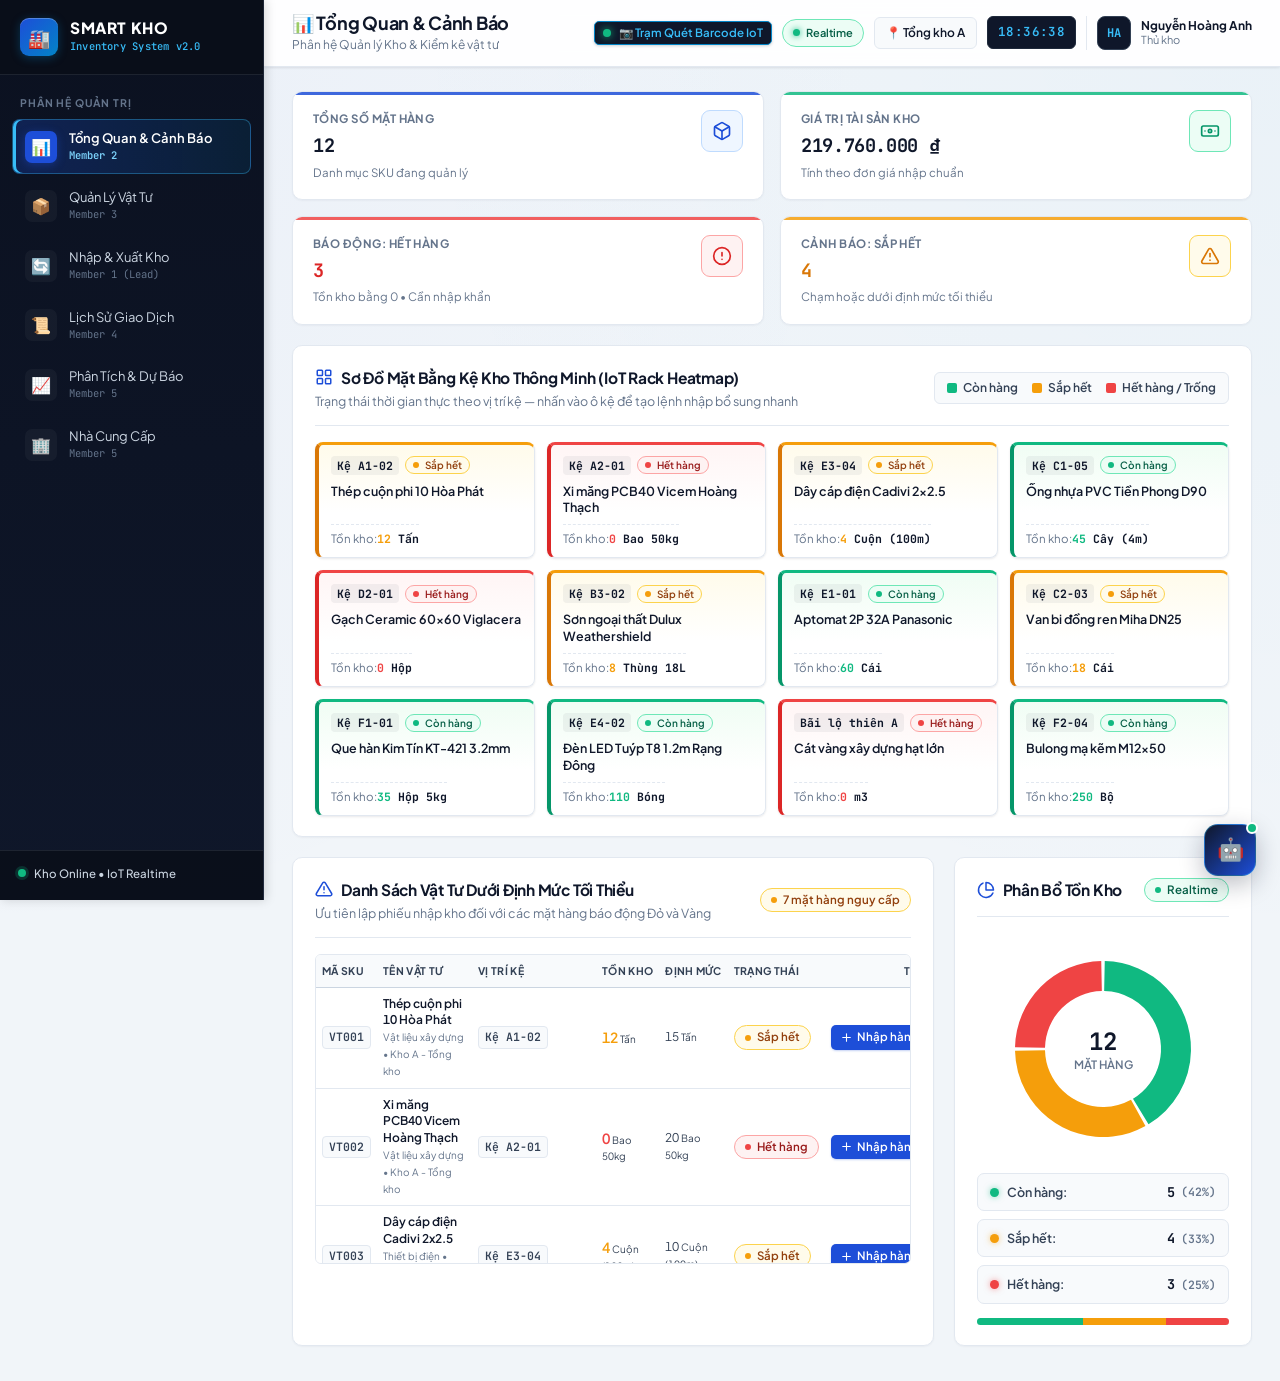
<file: index.html>
<!DOCTYPE html>
<html lang="vi">
<head>
  <meta charset="UTF-8">
  <meta name="viewport" content="width=device-width, initial-scale=1.0">
  <meta name="theme-color" content="#0f172a">
  <title>Smart Kho — Tổng Quan &amp; Cảnh Báo Tồn Kho</title>
  <link rel="preconnect" href="https://fonts.googleapis.com">
  <link rel="preconnect" href="https://fonts.gstatic.com" crossorigin>
  <link rel="stylesheet" href="assets/css/common.css">
  <link rel="stylesheet" href="assets/css/index.css">
</head>
<body>
  <a href="#main-content" class="skip-link">Chuyển đến nội dung chính</a>
  <div class="app-layout">
    <!-- Sidebar component -->
    <div id="sidebar-container"></div>

    <div class="app-main">
      <!-- Header component -->
      <div id="header-container"></div>

      <main class="page-content" id="main-content">
        <!-- 4 KPI CARDS -->
        <div class="kpi-grid">
          <div class="kpi-card">
            <div class="kpi-info">
              <h4>Tổng Số Mặt Hàng</h4>
              <div class="kpi-value" id="kpi-total-items">0</div>
              <span class="kpi-sub">Danh mục SKU đang quản lý</span>
            </div>
            <div class="kpi-icon kpi-blue" aria-hidden="true">
              <svg viewBox="0 0 24 24" fill="none" stroke="currentColor" stroke-width="2" stroke-linecap="round" stroke-linejoin="round"><path d="M21 8a2 2 0 0 0-1-1.73l-7-4a2 2 0 0 0-2 0l-7 4A2 2 0 0 0 3 8v8a2 2 0 0 0 1 1.73l7 4a2 2 0 0 0 2 0l7-4A2 2 0 0 0 21 16Z"/><path d="m3.3 7 8.7 5 8.7-5"/><path d="M12 22V12"/></svg>
            </div>
          </div>

          <div class="kpi-card">
            <div class="kpi-info">
              <h4>Giá Trị Tài Sản Kho</h4>
              <div class="kpi-value" id="kpi-total-value">0 ₫</div>
              <span class="kpi-sub">Tính theo đơn giá nhập chuẩn</span>
            </div>
            <div class="kpi-icon kpi-green" aria-hidden="true">
              <svg viewBox="0 0 24 24" fill="none" stroke="currentColor" stroke-width="2" stroke-linecap="round" stroke-linejoin="round"><rect width="20" height="12" x="2" y="6" rx="2"/><circle cx="12" cy="12" r="2"/><path d="M6 12h.01M18 12h.01"/></svg>
            </div>
          </div>

          <div class="kpi-card">
            <div class="kpi-info">
              <h4>Báo Động: Hết Hàng</h4>
              <div class="kpi-value" id="kpi-out-stock" style="color: var(--danger);">0</div>
              <span class="kpi-sub">Tồn kho bằng 0 • Cần nhập khẩn</span>
            </div>
            <div class="kpi-icon kpi-red" aria-hidden="true">
              <svg viewBox="0 0 24 24" fill="none" stroke="currentColor" stroke-width="2" stroke-linecap="round" stroke-linejoin="round"><circle cx="12" cy="12" r="10"/><line x1="12" x2="12" y1="8" y2="12"/><line x1="12" x2="12.01" y1="16" y2="16"/></svg>
            </div>
          </div>

          <div class="kpi-card">
            <div class="kpi-info">
              <h4>Cảnh Báo: Sắp Hết</h4>
              <div class="kpi-value" id="kpi-low-stock" style="color: var(--warning);">0</div>
              <span class="kpi-sub">Chạm hoặc dưới định mức tối thiểu</span>
            </div>
            <div class="kpi-icon kpi-yellow" aria-hidden="true">
              <svg viewBox="0 0 24 24" fill="none" stroke="currentColor" stroke-width="2" stroke-linecap="round" stroke-linejoin="round"><path d="m21.73 18-8-14a2 2 0 0 0-3.48 0l-8 14A2 2 0 0 0 4 21h16a2 2 0 0 0 1.73-3Z"/><path d="M12 9v4"/><path d="M12 17h.01"/></svg>
            </div>
          </div>
        </div>

        <!-- SƠ ĐỒ BẢN ĐỒ KỆ KHO THỜI GIAN THỰC -->
        <section class="card" aria-labelledby="heatmap-heading">
          <div class="card-header">
            <div>
              <h3 class="card-title" id="heatmap-heading">
                <svg viewBox="0 0 24 24" fill="none" stroke="currentColor" stroke-width="2" stroke-linecap="round" stroke-linejoin="round" aria-hidden="true"><rect width="7" height="7" x="3" y="3" rx="1"/><rect width="7" height="7" x="14" y="3" rx="1"/><rect width="7" height="7" x="14" y="14" rx="1"/><rect width="7" height="7" x="3" y="14" rx="1"/></svg>
                Sơ Đồ Mặt Bằng Kệ Kho Thông Minh (IoT Rack Heatmap)
              </h3>
              <p class="card-subtitle">Trạng thái thời gian thực theo vị trí kệ — nhấn vào ô kệ để tạo lệnh nhập bổ sung nhanh</p>
            </div>
            <div class="heatmap-legend-bar" aria-label="Chú giải màu trạng thái kệ">
              <span class="legend-item"><span class="legend-swatch safe" aria-hidden="true"></span>Còn hàng</span>
              <span class="legend-item"><span class="legend-swatch low" aria-hidden="true"></span>Sắp hết</span>
              <span class="legend-item"><span class="legend-swatch out" aria-hidden="true"></span>Hết hàng / Trống</span>
            </div>
          </div>
          <div class="rack-grid" id="rack-heatmap-grid">
            <!-- JS render các ô kệ hàng -->
          </div>
        </section>

        <div class="dashboard-split-grid">
          <!-- BẢNG CẢNH BÁO NGUY CẤP -->
          <section class="card" style="margin-bottom: 0;" aria-labelledby="urgent-heading">
            <div class="card-header">
              <div>
                <h3 class="card-title" id="urgent-heading">
                  <svg viewBox="0 0 24 24" fill="none" stroke="currentColor" stroke-width="2" stroke-linecap="round" stroke-linejoin="round" aria-hidden="true"><path d="M10.29 3.86 1.82 18a2 2 0 0 0 1.71 3h16.94a2 2 0 0 0 1.71-3L13.71 3.86a2 2 0 0 0-3.42 0z"/><line x1="12" x2="12" y1="9" y2="13"/><line x1="12" x2="12.01" y1="17" y2="17"/></svg>
                  Danh Sách Vật Tư Dưới Định Mức Tối Thiểu
                </h3>
                <p class="card-subtitle">Ưu tiên lập phiếu nhập kho đối với các mặt hàng báo động Đỏ và Vàng</p>
              </div>
              <span class="badge badge-warning" id="warning-count-badge" aria-live="polite">0 mục cần chú ý</span>
            </div>

            <!-- CHẾ ĐỘ XEM BẢNG CHO DESKTOP -->
            <div class="table-responsive urgent-desktop-table urgent-scroll-viewport">
              <table class="table">
                <thead>
                  <tr>
                    <th>Mã SKU</th>
                    <th>Tên Vật Tư</th>
                    <th>Vị Trí Kệ</th>
                    <th>Tồn Kho</th>
                    <th>Định Mức</th>
                    <th>Trạng Thái</th>
                    <th style="text-align: right;">Thao Tác</th>
                  </tr>
                </thead>
                <tbody id="urgent-table-body">
                  <!-- Dữ liệu JS render -->
                </tbody>
              </table>
            </div>

            <!-- CHẾ ĐỘ XEM THẺ CHO SMARTPHONE -->
            <div class="urgent-mobile-list" id="urgent-mobile-list">
              <!-- Dữ liệu JS render -->
            </div>
          </section>

          <!-- BIỂU ĐỒ TRÒN TỶ LỆ CƠ CẤU TỒN KHO (HTML5 CANVAS REALTIME) -->
          <section class="card donut-card" style="margin-bottom: 0;" aria-labelledby="donut-heading">
            <div>
              <div class="card-header">
                <h3 class="card-title" id="donut-heading">
                  <svg viewBox="0 0 24 24" fill="none" stroke="currentColor" stroke-width="2" stroke-linecap="round" stroke-linejoin="round" aria-hidden="true"><path d="M21.21 15.89A10 10 0 1 1 8 2.83"/><path d="M22 12A10 10 0 0 0 12 2v10z"/></svg>
                  Phân Bổ Tồn Kho
                </h3>
                <span class="badge badge-success">Realtime</span>
              </div>
              <div class="donut-center-wrapper">
                <canvas id="donutChart" width="220" height="220" aria-label="Biểu đồ tròn tỷ lệ cơ cấu tồn kho"></canvas>
              </div>
            </div>

            <div>
              <div class="donut-legend-modern">
                <div class="donut-pill in-stock">
                  <span class="dot-indicator green" aria-hidden="true"></span>
                  <span class="pill-name">Còn hàng:</span>
                  <strong id="legend-in-stock">0</strong>
                  <span class="pill-pct" id="pct-in-stock">(0%)</span>
                </div>
                <div class="donut-pill low-stock">
                  <span class="dot-indicator yellow" aria-hidden="true"></span>
                  <span class="pill-name">Sắp hết:</span>
                  <strong id="legend-low-stock">0</strong>
                  <span class="pill-pct" id="pct-low-stock">(0%)</span>
                </div>
                <div class="donut-pill out-stock">
                  <span class="dot-indicator red" aria-hidden="true"></span>
                  <span class="pill-name">Hết hàng:</span>
                  <strong id="legend-out-stock">0</strong>
                  <span class="pill-pct" id="pct-out-stock">(0%)</span>
                </div>
              </div>
              <!-- Thanh Tỷ Lệ An Toàn Kho -->
              <div class="ratio-progress-bar" title="Thanh tỷ lệ cơ cấu tồn kho an toàn">
                <div class="ratio-fill green" id="bar-in-stock" style="width: 0%;"></div>
                <div class="ratio-fill yellow" id="bar-low-stock" style="width: 0%;"></div>
                <div class="ratio-fill red" id="bar-out-stock" style="width: 0%;"></div>
              </div>
            </div>
          </section>
        </div>
      </main>
    </div>
  </div>

  <script src="assets/js/db.js"></script>
  <script src="assets/js/layout.js"></script>
  <script src="assets/js/index.js"></script>
</body>
</html>
</file>
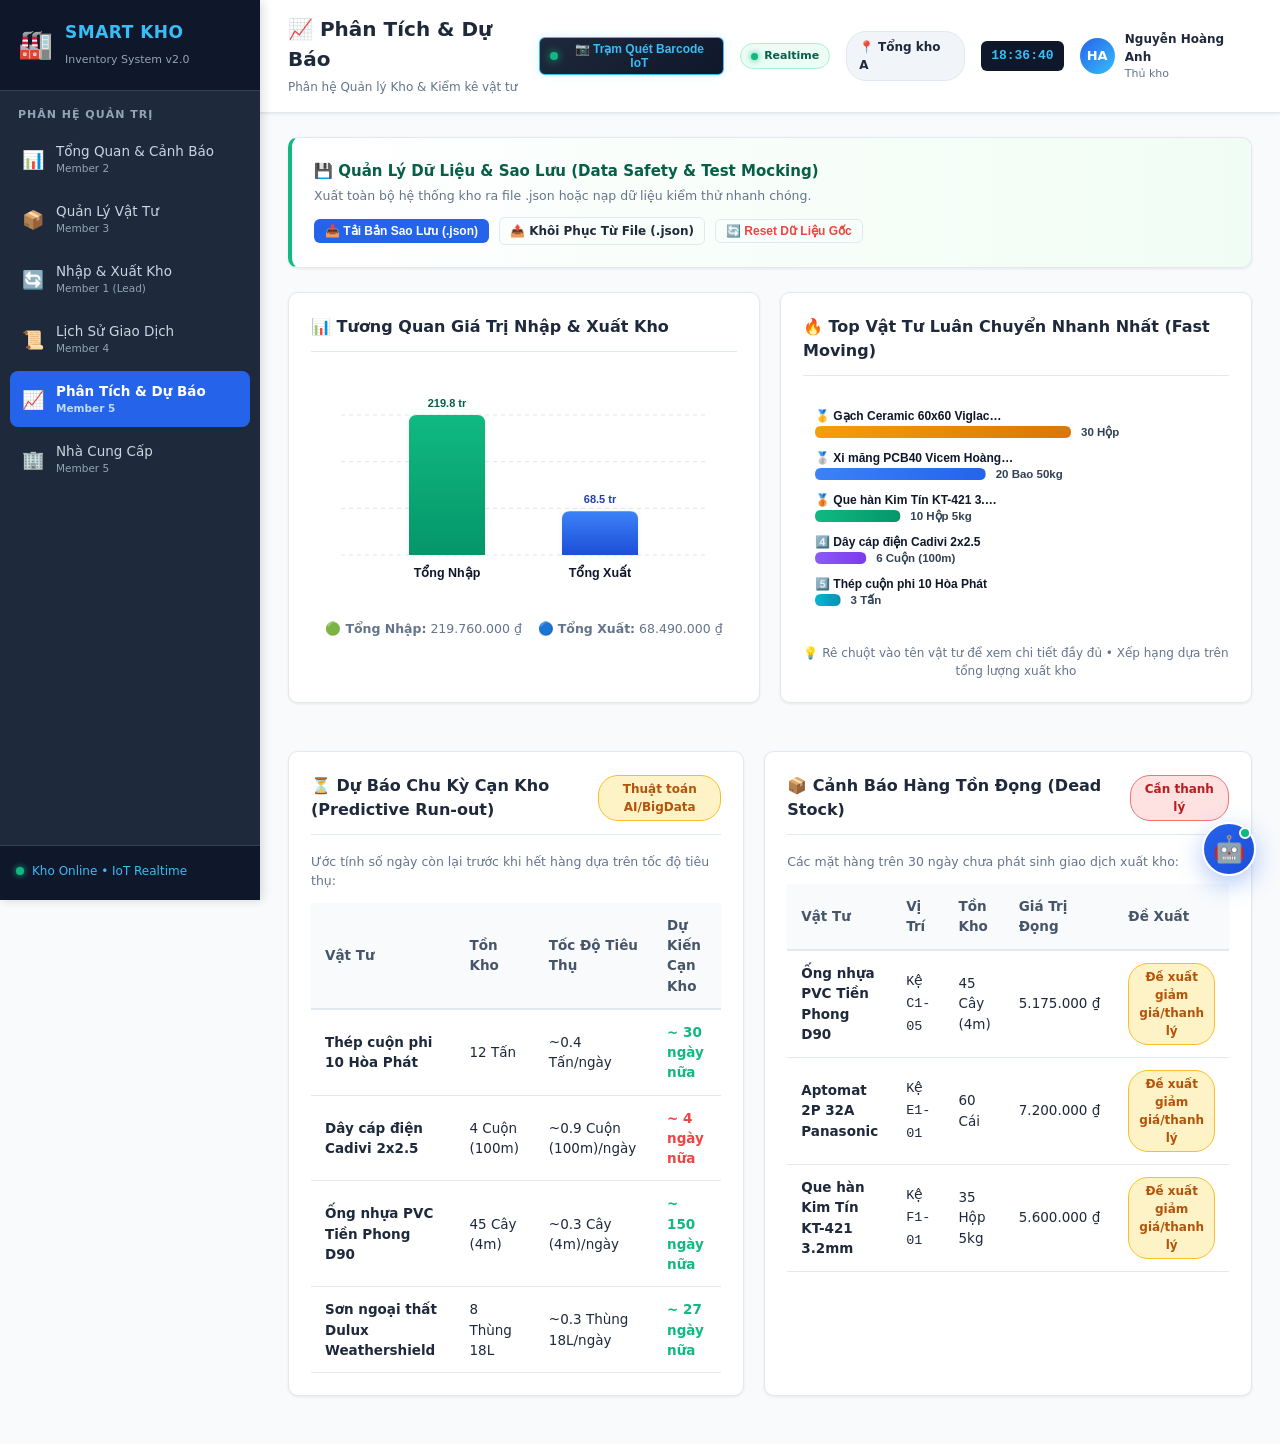
<file: analytics.html>
<!DOCTYPE html>
<html lang="vi">
<head>
  <meta charset="UTF-8">
  <meta name="viewport" content="width=device-width, initial-scale=1.0">
  <title>Smart Kho - Báo Cáo & Phân Tích Dữ Liệu</title>
  <link rel="stylesheet" href="assets/css/style.css">
  <link rel="stylesheet" href="assets/css/common.css">
  <link rel="stylesheet" href="assets/css/analytics.css">
</head>
<body>
  <div class="app-layout">
    <div id="sidebar-container"></div>

    <div class="app-main">
      <div id="header-container"></div>

      <main class="page-content">
        <!-- SAO LƯU & KHÔI PHỤC DỮ LIỆU (JSON BACKUP / RESTORE) -->
        <div class="card" style="background: linear-gradient(to right, #ffffff, #f0fdf4); border-left: 4px solid var(--success);">
          <div style="display: flex; justify-content: space-between; align-items: center; flex-wrap: wrap; gap: 12px;">
            <div>
              <h4 style="font-size: 15px; font-weight: 700; color: #065f46;">💾 Quản Lý Dữ Liệu & Sao Lưu (Data Safety & Test Mocking)</h4>
              <p style="font-size: 12.5px; color: var(--text-muted); margin-top: 4px;">Xuất toàn bộ hệ thống kho ra file .json hoặc nạp dữ liệu kiểm thử nhanh chóng.</p>
            </div>
            <div class="backup-btn-group">
              <button class="btn btn-primary btn-sm" onclick="DB.exportBackup()">
                📥 Tải Bản Sao Lưu (.json)
              </button>
              <label class="btn btn-outline btn-sm" style="margin-bottom:0; cursor:pointer;">
                📤 Khôi Phục Từ File (.json)
                <input type="file" id="restore-file-input" accept=".json" style="display:none;" onchange="handleRestoreFile(event)">
              </label>
              <button class="btn btn-outline btn-sm" onclick="handleResetDefault()" style="color:var(--danger);">
                🔄 Reset Dữ Liệu Gốc
              </button>
            </div>
          </div>
        </div>

        <!-- 2 BIỂU ĐỒ CANVAS PHÂN TÍCH -->
        <div class="analytics-charts-grid">
          <div class="card">
            <div class="card-header">
              <h3 class="card-title">📊 Tương Quan Giá Trị Nhập & Xuất Kho</h3>
            </div>
            <div style="height: 240px; position: relative;">
              <canvas id="barCompareChart" width="400" height="240"></canvas>
            </div>
            <div id="chart-summary-text" style="font-size: 12.5px; color: var(--text-muted); margin-top: 10px; text-align: center;"></div>
          </div>

          <div class="card">
            <div class="card-header">
              <h3 class="card-title">🔥 Top Vật Tư Luân Chuyển Nhanh Nhất (Fast Moving)</h3>
            </div>
            <div style="height: 240px; position: relative;">
              <canvas id="topItemsChart" width="400" height="240"></canvas>
            </div>
            <div style="font-size: 12px; color: var(--text-muted); margin-top: 10px; text-align: center;">💡 Rê chuột vào tên vật tư để xem chi tiết đầy đủ • Xếp hạng dựa trên tổng lượng xuất kho</div>
          </div>
        </div>

        <!-- 2 KHỐI DỰ BÁO BIG DATA & HÀNG TỒN ĐỌNG (TẦM NHÌN DÀI HẠN) -->
        <div class="analytics-insights-grid">
          <!-- DỰ BÁO CẠN KHO -->
          <div class="card">
            <div class="card-header">
              <h3 class="card-title">⏳ Dự Báo Chu Kỳ Cạn Kho (Predictive Run-out)</h3>
              <span class="badge badge-warning">Thuật toán AI/BigData</span>
            </div>
            <p style="font-size: 12.5px; color: var(--text-muted); margin-bottom: 12px;">Ước tính số ngày còn lại trước khi hết hàng dựa trên tốc độ tiêu thụ:</p>
            <div class="table-responsive">
              <table class="table">
                <thead>
                  <tr>
                    <th>Vật Tư</th>
                    <th>Tồn Kho</th>
                    <th>Tốc Độ Tiêu Thụ</th>
                    <th>Dự Kiến Cạn Kho</th>
                  </tr>
                </thead>
                <tbody id="predictive-table-body">
                  <!-- JS Render -->
                </tbody>
              </table>
            </div>
          </div>

          <!-- BÁO CÁO HÀNG TỒN ĐỌNG -->
          <div class="card">
            <div class="card-header">
              <h3 class="card-title">📦 Cảnh Báo Hàng Tồn Đọng (Dead Stock)</h3>
              <span class="badge badge-danger">Cần thanh lý</span>
            </div>
            <p style="font-size: 12.5px; color: var(--text-muted); margin-bottom: 12px;">Các mặt hàng trên 30 ngày chưa phát sinh giao dịch xuất kho:</p>
            <div class="table-responsive">
              <table class="table">
                <thead>
                  <tr>
                    <th>Vật Tư</th>
                    <th>Vị Trí</th>
                    <th>Tồn Kho</th>
                    <th>Giá Trị Đọng</th>
                    <th>Đề Xuất</th>
                  </tr>
                </thead>
                <tbody id="deadstock-table-body">
                  <!-- JS Render -->
                </tbody>
              </table>
            </div>
          </div>
        </div>
      </main>
    </div>
  </div>

  <script src="assets/js/db.js"></script>
  <script src="assets/js/layout.js"></script>
  <script src="assets/js/analytics.js"></script>
</body>
</html>
</file>
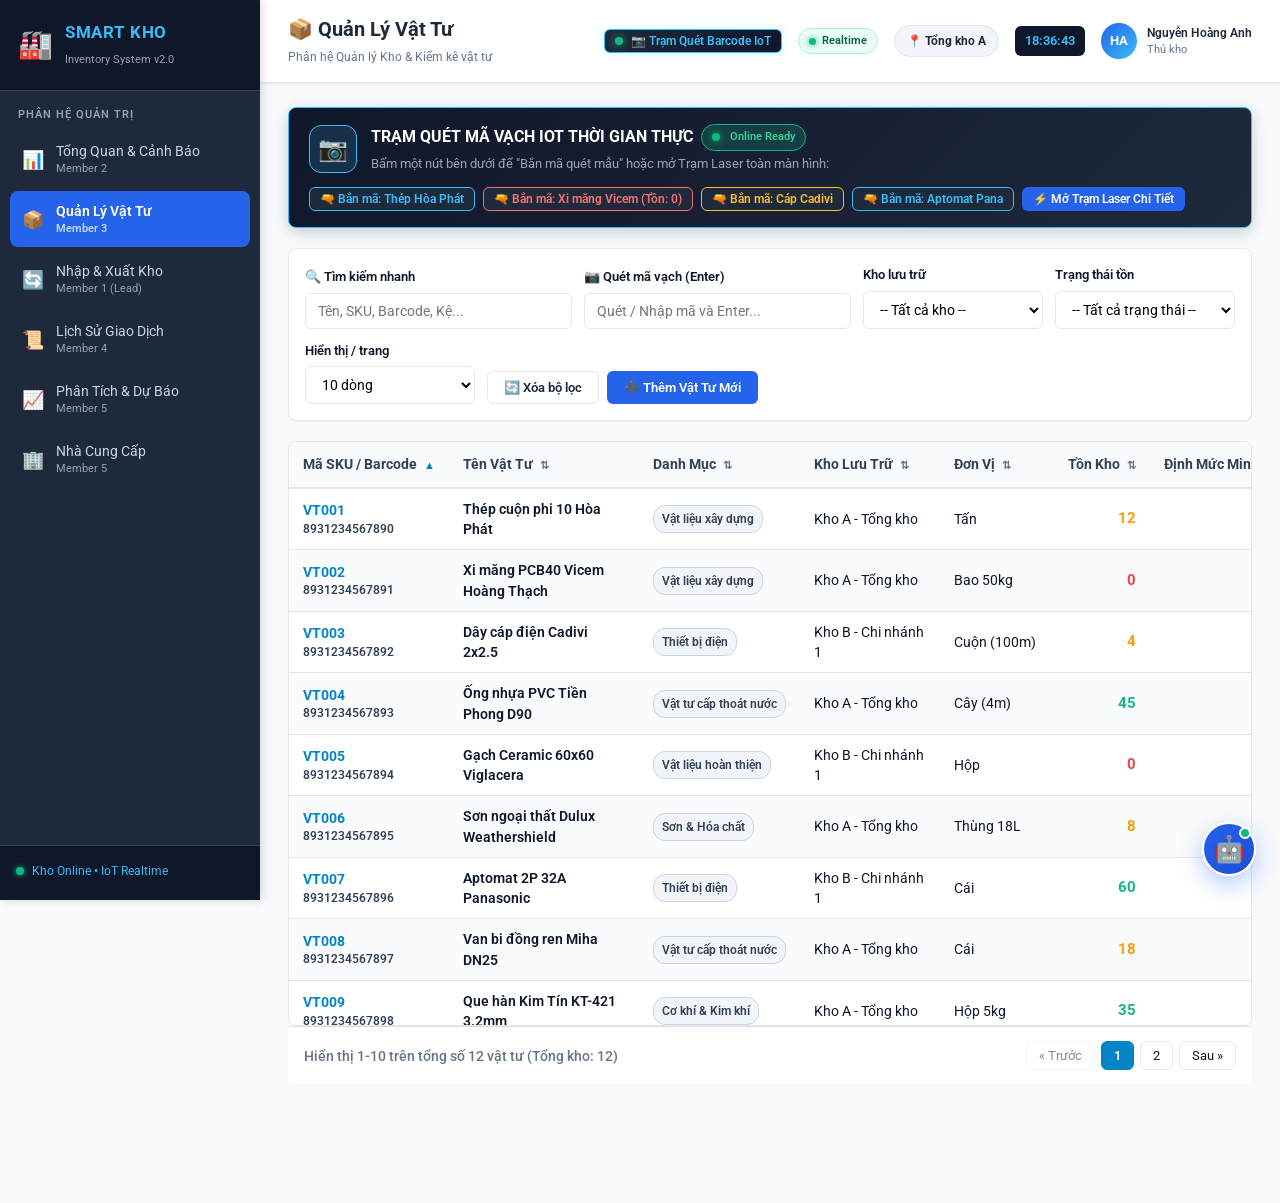
<file: inventory.html>
<!DOCTYPE html>
<html lang="vi">
<head>
  <meta charset="UTF-8">
  <meta name="viewport" content="width=device-width, initial-scale=1.0">
  <title>Smart Kho - Quản Lý Danh Mục Vật Tư</title>
  <!-- Nhúng stylesheet chuẩn của dự án -->
  <link rel="preconnect" href="https://fonts.googleapis.com">
  <link rel="preconnect" href="https://fonts.gstatic.com" crossorigin>
  <link href="https://fonts.googleapis.com/css2?family=Roboto:wght@300;400;500;700&display=swap" rel="stylesheet">
  <link rel="stylesheet" href="assets/css/common.css">
  <link rel="stylesheet" href="assets/css/inventory.css">
</head>
<body class="page-inventory">
  <div class="app-layout">
    <!-- Tự động nạp bởi layout.js -->
    <div id="sidebar-container"></div>

    <div class="app-main">
      <!-- Tự động nạp bởi layout.js -->
      <div id="header-container"></div>

      <main class="page-content">
        <!-- BANNER TRẠM QUÉT IOT THỜI GIAN THỰC -->
        <div class="iot-banner-card">
          <div style="display: flex; justify-content: space-between; align-items: center; flex-wrap: wrap; gap: 14px;">
            <div style="display: flex; align-items: center; gap: 14px;">
              <div style="width: 48px; height: 48px; background: rgba(56, 189, 248, 0.15); border: 1px solid #38bdf8; border-radius: 12px; display: flex; align-items: center; justify-content: center; font-size: 24px;">
                📷
              </div>
              <div>
                <div style="display: flex; align-items: center; gap: 8px;">
                  <h3 style="font-size: 16px; margin: 0; color: #fff;">TRẠM QUÉT MÃ VẠCH IOT THỜI GIAN THỰC</h3>
                  <span class="badge" style="background: rgba(16, 185, 129, 0.2); color: #34d399; border: 1px solid #10b981; font-size: 11px;">
                    <span class="iot-pulse-dot" style="margin-right: 4px;"></span> Online Ready
                  </span>
                </div>
                <p style="font-size: 12.5px; color: #94a3b8; margin-top: 4px; margin-bottom: 0;">
                  Bấm một nút bên dưới để "Bắn mã quét mẫu" hoặc mở Trạm Laser toàn màn hình:
                </p>
              </div>
            </div>

            <div style="display: flex; align-items: center; gap: 8px; flex-wrap: wrap;">
              <button class="btn btn-sm" style="background: #1e293b; color: #38bdf8; border: 1px solid #38bdf8;" onclick="triggerScanItem('8931234567890')">
                🔫 Bắn mã: Thép Hòa Phát
              </button>
              <button class="btn btn-sm" style="background: #1e293b; color: #f87171; border: 1px solid #f87171;" onclick="triggerScanItem('8931234567891')">
                🔫 Bắn mã: Xi măng Vicem (Tồn: 0)
              </button>
              <button class="btn btn-sm" style="background: #1e293b; color: #fbbf24; border: 1px solid #fbbf24;" onclick="triggerScanItem('8931234567892')">
                🔫 Bắn mã: Cáp Cadivi
              </button>
              <button class="btn btn-sm" style="background: #1e293b; color: #38bdf8; border: 1px solid #38bdf8;" onclick="triggerScanItem('8931234567896')">
                🔫 Bắn mã: Aptomat Pana
              </button>
              <button class="btn btn-primary btn-sm" onclick="openIoTScannerModal()">
                ⚡ Mở Trạm Laser Chi Tiết
              </button>
            </div>
          </div>
        </div>

        <div class="card" style="padding: 0; background: transparent; border: none; box-shadow: none;">
          <!-- 3. BỘ LỌC VÀ TÌM KIẾM TỨC THỜI CĂN ĐỀU, FLEX-WRAP -->
          <div class="vt-toolbar-container">
            <div class="vt-field-group">
              <label for="search-input">🔍 Tìm kiếm nhanh</label>
              <input type="text" id="search-input" class="form-control" placeholder="Tên, SKU, Barcode, Kệ..." autocomplete="off">
            </div>

            <div class="vt-field-group">
              <label for="barcode-input">📷 Quét mã vạch (Enter)</label>
              <input type="text" id="barcode-input" class="form-control" placeholder="Quét / Nhập mã và Enter...">
            </div>

            <div class="vt-field-group" style="flex: 0 1 180px;">
              <label for="filter-warehouse">Kho lưu trữ</label>
              <select id="filter-warehouse" class="form-control">
                <option value="">-- Tất cả kho --</option>
                <option value="Kho A - Tổng kho">Kho A - Tổng kho</option>
                <option value="Kho B - Chi nhánh 1">Kho B - Chi nhánh 1</option>
              </select>
            </div>

            <div class="vt-field-group" style="flex: 0 1 180px;">
              <label for="filter-status">Trạng thái tồn</label>
              <select id="filter-status" class="form-control">
                <option value="">-- Tất cả trạng thái --</option>
                <option value="OUT">Hết hàng (Đỏ)</option>
                <option value="LOW">Sắp hết (Vàng)</option>
                <option value="IN_STOCK">Còn hàng (Xanh)</option>
              </select>
            </div>

            <div class="vt-field-group" style="flex: 0 1 120px;">
              <label for="filter-page-size">Hiển thị / trang</label>
              <select id="filter-page-size" class="form-control">
                <option value="10" selected>10 dòng</option>
                <option value="20">20 dòng</option>
                <option value="50">50 dòng</option>
              </select>
            </div>

            <div class="vt-actions-group">
              <button type="button" class="btn btn-outline" onclick="resetFilters()" title="Đặt lại bộ lọc về mặc định" aria-label="Xóa bộ lọc">
                🔄 Xóa bộ lọc
              </button>
              <button type="button" class="btn btn-primary" onclick="openAddModal()" aria-label="Thêm vật tư mới">
                ➕ Thêm Vật Tư Mới
              </button>
            </div>
          </div>

          <!-- 1. BẢNG DANH MỤC VẬT TƯ CHO DESKTOP CÓ STICKY HEADER & SORT -->
          <div class="vt-table-wrapper">
            <table class="vt-table">
              <thead>
                <tr>
                  <th class="vt-col-sku" data-sort="id" onclick="handleSort('id')" title="Bấm để sắp xếp theo Mã SKU">
                    Mã SKU / Barcode <span class="vt-sort-icon">⇅</span>
                  </th>
                  <th class="vt-col-name" data-sort="name" onclick="handleSort('name')" title="Bấm để sắp xếp theo Tên">
                    Tên Vật Tư <span class="vt-sort-icon">⇅</span>
                  </th>
                  <th class="vt-col-cat" data-sort="category" onclick="handleSort('category')" title="Bấm để sắp xếp theo Danh mục">
                    Danh Mục <span class="vt-sort-icon">⇅</span>
                  </th>
                  <th class="vt-col-wh" data-sort="warehouse" onclick="handleSort('warehouse')" title="Bấm để sắp xếp theo Kho">
                    Kho Lưu Trữ <span class="vt-sort-icon">⇅</span>
                  </th>
                  <th class="vt-col-unit" data-sort="unit" onclick="handleSort('unit')">
                    Đơn Vị <span class="vt-sort-icon">⇅</span>
                  </th>
                  <th class="vt-col-qty vt-text-right" data-sort="quantity" onclick="handleSort('quantity')" title="Bấm để sắp xếp theo Số lượng tồn">
                    Tồn Kho <span class="vt-sort-icon">⇅</span>
                  </th>
                  <th class="vt-col-min vt-text-right" data-sort="minThreshold" onclick="handleSort('minThreshold')" title="Bấm để sắp xếp theo Định mức">
                    Định Mức Min <span class="vt-sort-icon">⇅</span>
                  </th>
                  <th class="vt-col-price vt-text-right" data-sort="priceExport" onclick="handleSort('priceExport')" title="Bấm để sắp xếp theo Giá xuất">
                    Giá Xuất <span class="vt-sort-icon">⇅</span>
                  </th>
                  <th class="vt-col-loc" data-sort="location" onclick="handleSort('location')">
                    Vị Trí <span class="vt-sort-icon">⇅</span>
                  </th>
                  <th class="vt-col-status">
                    Trạng Thái
                  </th>
                  <th class="vt-col-actions vt-text-right no-sort">
                    Thao Tác
                  </th>
                </tr>
              </thead>
              <tbody id="inventory-table-body">
                <!-- Tự động nạp bởi inventory.js -->
              </tbody>
            </table>
          </div>

          <!-- 5. THANH PHÂN TRANG VÀ THÔNG TIN DÒNG -->
          <div class="vt-pagination-bar">
            <div class="vt-pagination-info" id="record-count-text">
              Đang tải danh sách vật tư...
            </div>
            <div class="vt-pagination-controls" id="vt-pagination-controls">
              <!-- Render động nút phân trang -->
            </div>
          </div>

          <!-- DANH SÁCH DẠNG THẺ CHO MÀN HÌNH NHỎ / MOBILE -->
          <div class="inventory-mobile-list" id="inventory-mobile-list" style="margin-top: 16px;">
            <!-- Render động bởi inventory.js -->
          </div>
        </div>
      </main>
    </div>
  </div>

  <!-- 7. MODAL THÊM / SỬA VẬT TƯ (HTML5 VALIDATION & ERROR MESSAGES) -->
  <div class="modal-overlay" id="item-modal">
    <div class="modal-box">
      <div class="modal-header">
        <h3 class="modal-title" id="modal-title">Thêm Vật Tư Mới</h3>
        <button type="button" class="modal-close" onclick="closeModal()" aria-label="Đóng cửa sổ">&times;</button>
      </div>
      <form id="item-form" onsubmit="handleSaveItem(event)" novalidate>
        <div class="modal-body">
          <input type="hidden" id="form-item-id">

          <div class="form-row-2col">
            <div class="form-group">
              <label class="form-label" for="form-sku">Mã SKU (*)</label>
              <input type="text" id="form-sku" class="form-control" placeholder="Nhập mã SKU (VD: VT099)">
              <div class="vt-error-msg"></div>
            </div>
            <div class="form-group">
              <label class="form-label" for="form-barcode">Mã vạch Barcode (*)</label>
              <input type="text" id="form-barcode" class="form-control" placeholder="VD: 8931234567890">
              <div class="vt-error-msg"></div>
            </div>
          </div>

          <div class="form-group">
            <label class="form-label" for="form-name">Tên Vật Tư (*)</label>
            <input type="text" id="form-name" class="form-control" placeholder="Nhập tên vật tư...">
            <div class="vt-error-msg"></div>
          </div>

          <div class="form-row-2col">
            <div class="form-group">
              <label class="form-label" for="form-category">Danh Mục (*)</label>
              <select id="form-category" class="form-control">
                <option value="">-- Chọn danh mục --</option>
                <option value="Vật liệu xây dựng">Vật liệu xây dựng</option>
                <option value="Thiết bị điện">Thiết bị điện</option>
                <option value="Vật tư cấp thoát nước">Vật tư cấp thoát nước</option>
                <option value="Vật liệu hoàn thiện">Vật liệu hoàn thiện</option>
                <option value="Sơn & Hóa chất">Sơn & Hóa chất</option>
                <option value="Cơ khí & Kim khí">Cơ khí & Kim khí</option>
                <option value="Thiết bị chiếu sáng">Thiết bị chiếu sáng</option>
              </select>
              <div class="vt-error-msg"></div>
            </div>
            <div class="form-group">
              <label class="form-label" for="form-warehouse">Kho Lưu Trữ (*)</label>
              <select id="form-warehouse" class="form-control">
                <option value="">-- Chọn kho lưu trữ --</option>
                <option value="Kho A - Tổng kho">Kho A - Tổng kho</option>
                <option value="Kho B - Chi nhánh 1">Kho B - Chi nhánh 1</option>
              </select>
              <div class="vt-error-msg"></div>
            </div>
          </div>

          <div class="form-row-3col">
            <div class="form-group">
              <label class="form-label" for="form-unit">Đơn Vị Tính (*)</label>
              <input type="text" id="form-unit" class="form-control" placeholder="Bao, Cây, Cuộn...">
              <div class="vt-error-msg"></div>
            </div>
            <div class="form-group">
              <label class="form-label" for="form-quantity">Số Lượng Tồn Ban Đầu</label>
              <input type="number" id="form-quantity" class="form-control" min="0" step="1" value="0">
              <div class="vt-error-msg"></div>
            </div>
            <div class="form-group">
              <label class="form-label" for="form-min">Định Mức Min (*)</label>
              <input type="number" id="form-min" class="form-control" min="0" step="1" value="10">
              <div class="vt-error-msg"></div>
            </div>
          </div>

          <div class="form-row-2col">
            <div class="form-group">
              <label class="form-label" for="form-price-import">Giá Nhập (VNĐ)</label>
              <input type="number" id="form-price-import" class="form-control" min="0" step="1000" value="100000">
              <div class="vt-error-msg"></div>
            </div>
            <div class="form-group">
              <label class="form-label" for="form-price-export">Giá Xuất (VNĐ)</label>
              <input type="number" id="form-price-export" class="form-control" min="0" step="1000" value="120000">
              <div class="vt-error-msg"></div>
            </div>
          </div>

          <div class="form-group">
            <label class="form-label" for="form-location">Vị Trí Kệ / Ô Chứa</label>
            <input type="text" id="form-location" class="form-control" placeholder="VD: Kệ A1-02">
          </div>
        </div>

        <div class="modal-footer">
          <button type="button" class="btn btn-outline" onclick="closeModal()">Hủy Bỏ</button>
          <button type="submit" class="btn btn-primary">Lưu Vật Tư</button>
        </div>
      </form>
    </div>
  </div>

  <!-- Nạp scripts -->
  <script src="assets/js/db.js"></script>
  <script src="assets/js/layout.js"></script>
  <script src="assets/js/inventory.js"></script>
</body>
</html>
</file>
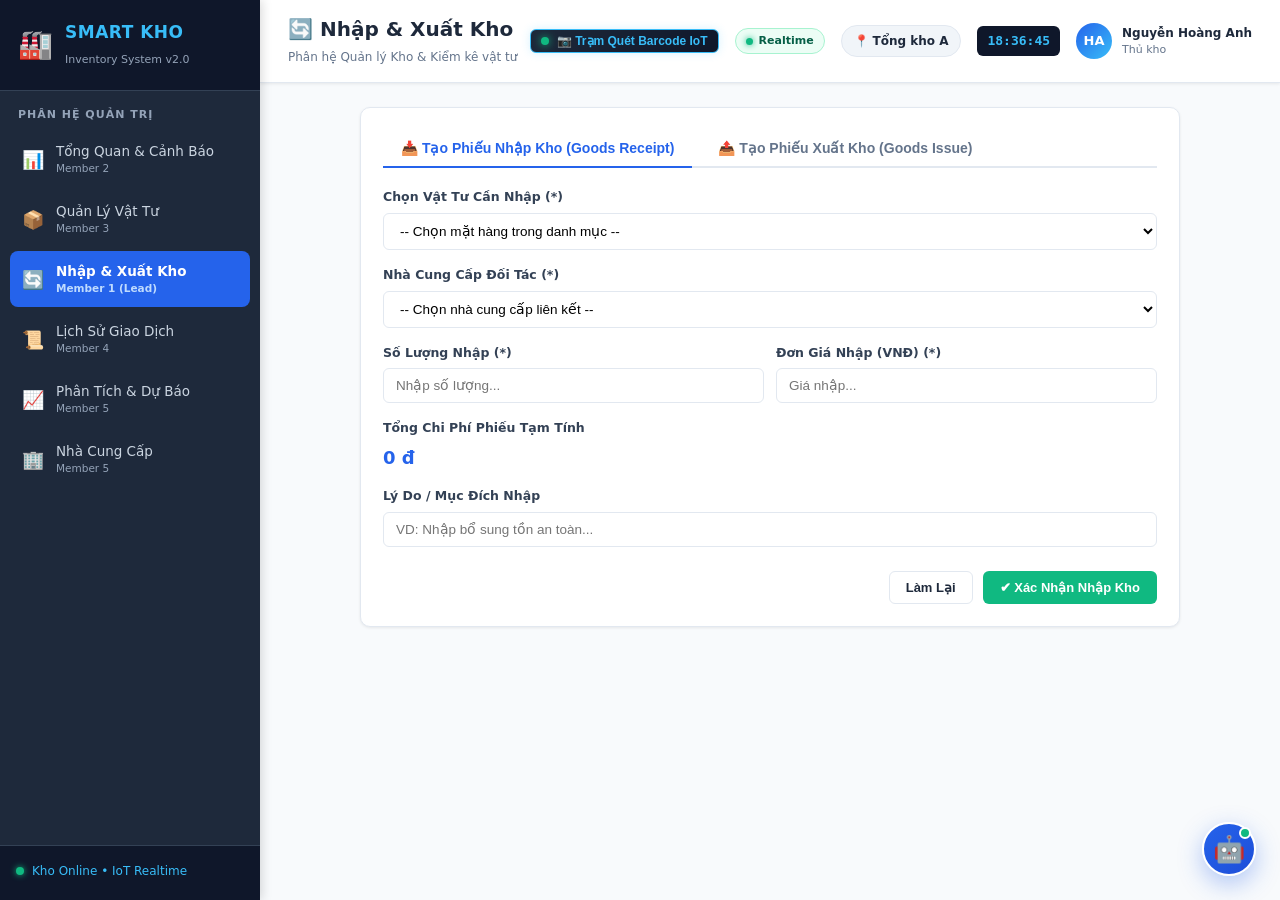
<file: operations.html>
<!DOCTYPE html>
<html lang="vi">
<head>
  <meta charset="UTF-8">
  <meta name="viewport" content="width=device-width, initial-scale=1.0">
  <title>Smart Kho - Điều Phối Nhập & Xuất Kho</title>
  <link rel="stylesheet" href="assets/css/common.css">
  <link rel="stylesheet" href="assets/css/operations.css">
</head>
<body>
  <div class="app-layout">
    <div id="sidebar-container"></div>

    <div class="app-main">
      <div id="header-container"></div>

      <main class="page-content">
        <!-- TAB CHỌN NHẬP KHO HOẶC XUẤT KHO -->
        <div class="card" style="max-width: 820px; margin: 0 auto;">
          <div class="tab-nav">
            <button class="tab-btn active" id="btn-tab-import" onclick="switchTab('import')">
              📥 Tạo Phiếu Nhập Kho (Goods Receipt)
            </button>
            <button class="tab-btn" id="btn-tab-export" onclick="switchTab('export')">
              📤 Tạo Phiếu Xuất Kho (Goods Issue)
            </button>
          </div>

          <!-- TAB 1: FORM NHẬP KHO -->
          <div class="tab-pane active" id="pane-import">
            <form id="form-import" onsubmit="handleImportSubmit(event)">
              <div class="form-group">
                <label class="form-label">Chọn Vật Tư Cần Nhập (*)</label>
                <select id="import-item-select" class="form-control" required onchange="onImportItemChange()">
                  <option value="">-- Chọn mặt hàng trong danh mục --</option>
                </select>
              </div>

              <div id="import-item-preview" style="display:none; background: #eff6ff; border: 1px solid #bfdbfe; border-radius: 6px; padding: 12px; margin-bottom: 16px; font-size: 13px;">
                <!-- Preview thông tin tồn hiện tại -->
              </div>

              <div class="form-group">
                <label class="form-label">Nhà Cung Cấp Đối Tác (*)</label>
                <select id="import-supplier-select" class="form-control" required>
                  <option value="">-- Chọn nhà cung cấp liên kết --</option>
                </select>
              </div>

              <div class="form-row-2col">
                <div class="form-group">
                  <label class="form-label">Số Lượng Nhập (*)</label>
                  <!-- THUỘC TÍNH HTML5: min="1" -->
                  <input type="number" id="import-quantity" class="form-control" min="1" step="1" required placeholder="Nhập số lượng...">
                </div>

                <div class="form-group">
                  <label class="form-label">Đơn Giá Nhập (VNĐ) (*)</label>
                  <input type="number" id="import-price" class="form-control" min="0" step="1000" required placeholder="Giá nhập...">
                </div>
              </div>

              <div class="form-group">
                <label class="form-label">Tổng Chi Phí Phiếu Tạm Tính</label>
                <div id="import-total-calc" style="font-size: 18px; font-weight: 700; color: var(--primary);">0 đ</div>
              </div>

              <div class="form-group">
                <label class="form-label">Lý Do / Mục Đích Nhập</label>
                <input type="text" id="import-reason" class="form-control" placeholder="VD: Nhập bổ sung tồn an toàn...">
              </div>

              <div style="display: flex; justify-content: flex-end; gap: 10px; margin-top: 24px;">
                <button type="reset" class="btn btn-outline">Làm Lại</button>
                <button type="submit" class="btn btn-success" id="btn-submit-import">
                  ✔ Xác Nhận Nhập Kho
                </button>
              </div>
            </form>
          </div>

          <!-- TAB 2: FORM XUẤT KHO (TRỌNG TÂM CHẤM ĐIỂM LOGIC & MIN/MAX) -->
          <div class="tab-pane" id="pane-export">
            <form id="form-export" onsubmit="handleExportSubmit(event)">
              <div class="form-group">
                <label class="form-label">Chọn Vật Tư Xuất Kho (*)</label>
                <select id="export-item-select" class="form-control" required onchange="onExportItemChange()">
                  <option value="">-- Chọn mặt hàng muốn xuất --</option>
                </select>
              </div>

              <!-- THÔNG BÁO TỒN HIỆN CÓ CỰC KỲ TRỰC QUAN -->
              <div id="export-stock-notice" style="display:none; padding: 14px; border-radius: 8px; margin-bottom: 18px; font-size: 13.5px;">
                <!-- JS Render -->
              </div>

              <div class="form-row-2col">
                <div class="form-group">
                  <label class="form-label">
                    Số Lượng Xuất (*) 
                    <span id="max-hint" style="color: var(--text-muted); font-weight: normal;"></span>
                  </label>
                  <!-- THUỘC TÍNH HTML5: min="1" VÀ max động do JS gán -->
                  <input type="number" id="export-quantity" class="form-control" min="1" step="1" required placeholder="Nhập số lượng xuất..." oninput="validateExportQuantity()">
                  <!-- CẢNH BÁO LỖI HTML5 / JS -->
                  <div class="invalid-feedback" id="export-error-msg">
                    ⚠️ Lỗi: Số lượng xuất vượt quá tồn kho khả dụng! Vui lòng điều chỉnh lại.
                  </div>
                </div>

                <div class="form-group">
                  <label class="form-label">Lý Do Xuất Hàng</label>
                  <select id="export-reason" class="form-control" required>
                    <option value="Xuất phục vụ sản xuất / thi công">Xuất phục vụ sản xuất / thi công</option>
                    <option value="Xuất bán thương mại">Xuất bán thương mại</option>
                    <option value="Xuất điều chuyển giữa các kho">Xuất điều chuyển giữa các kho</option>
                    <option value="Xuất thanh lý hàng hỏng hóc">Xuất thanh lý hàng hỏng hóc</option>
                  </select>
                </div>
              </div>

              <div class="form-group">
                <label class="form-label">Đơn Vị Tiếp Nhận / Người Nhận (*)</label>
                <input type="text" id="export-partner" class="form-control" required placeholder="VD: Đội thi công số 1, Khách hàng Minh Khang...">
              </div>

              <div style="display: flex; justify-content: flex-end; gap: 10px; margin-top: 24px;">
                <button type="reset" class="btn btn-outline" onclick="resetExportForm()">Làm Lại</button>
                <!-- NÚT BẤM SẼ BỊ CHẶN (DISABLED) NẾU XUẤT QUÁ TỒN KHO -->
                <button type="submit" class="btn btn-danger" id="btn-submit-export">
                  🚀 Xác Nhận Xuất Kho
                </button>
              </div>
            </form>
          </div>
        </div>
      </main>
    </div>
  </div>

  <!-- MODAL IN PHIẾU XUẤT / NHẬP KHO CHUẨN KẾ TOÁN (PRINTABLE VOUCHER) -->
  <div class="modal-overlay" id="voucher-modal">
    <div class="modal-box voucher-modal-box">
      <div id="voucher-printable-area" class="voucher-paper">
        <!-- JS render mẫu phiếu in -->
      </div>
      <div class="modal-footer">
        <button type="button" class="btn btn-outline" onclick="closeVoucherModal()">Đóng</button>
        <button type="button" class="btn btn-primary" onclick="printVoucher()">
          🖨️ In Phiếu (Print)
        </button>
      </div>
    </div>
  </div>

  <script src="assets/js/db.js"></script>
  <script src="assets/js/layout.js"></script>
  <script src="assets/js/operations.js"></script>
</body>
</html>
</file>
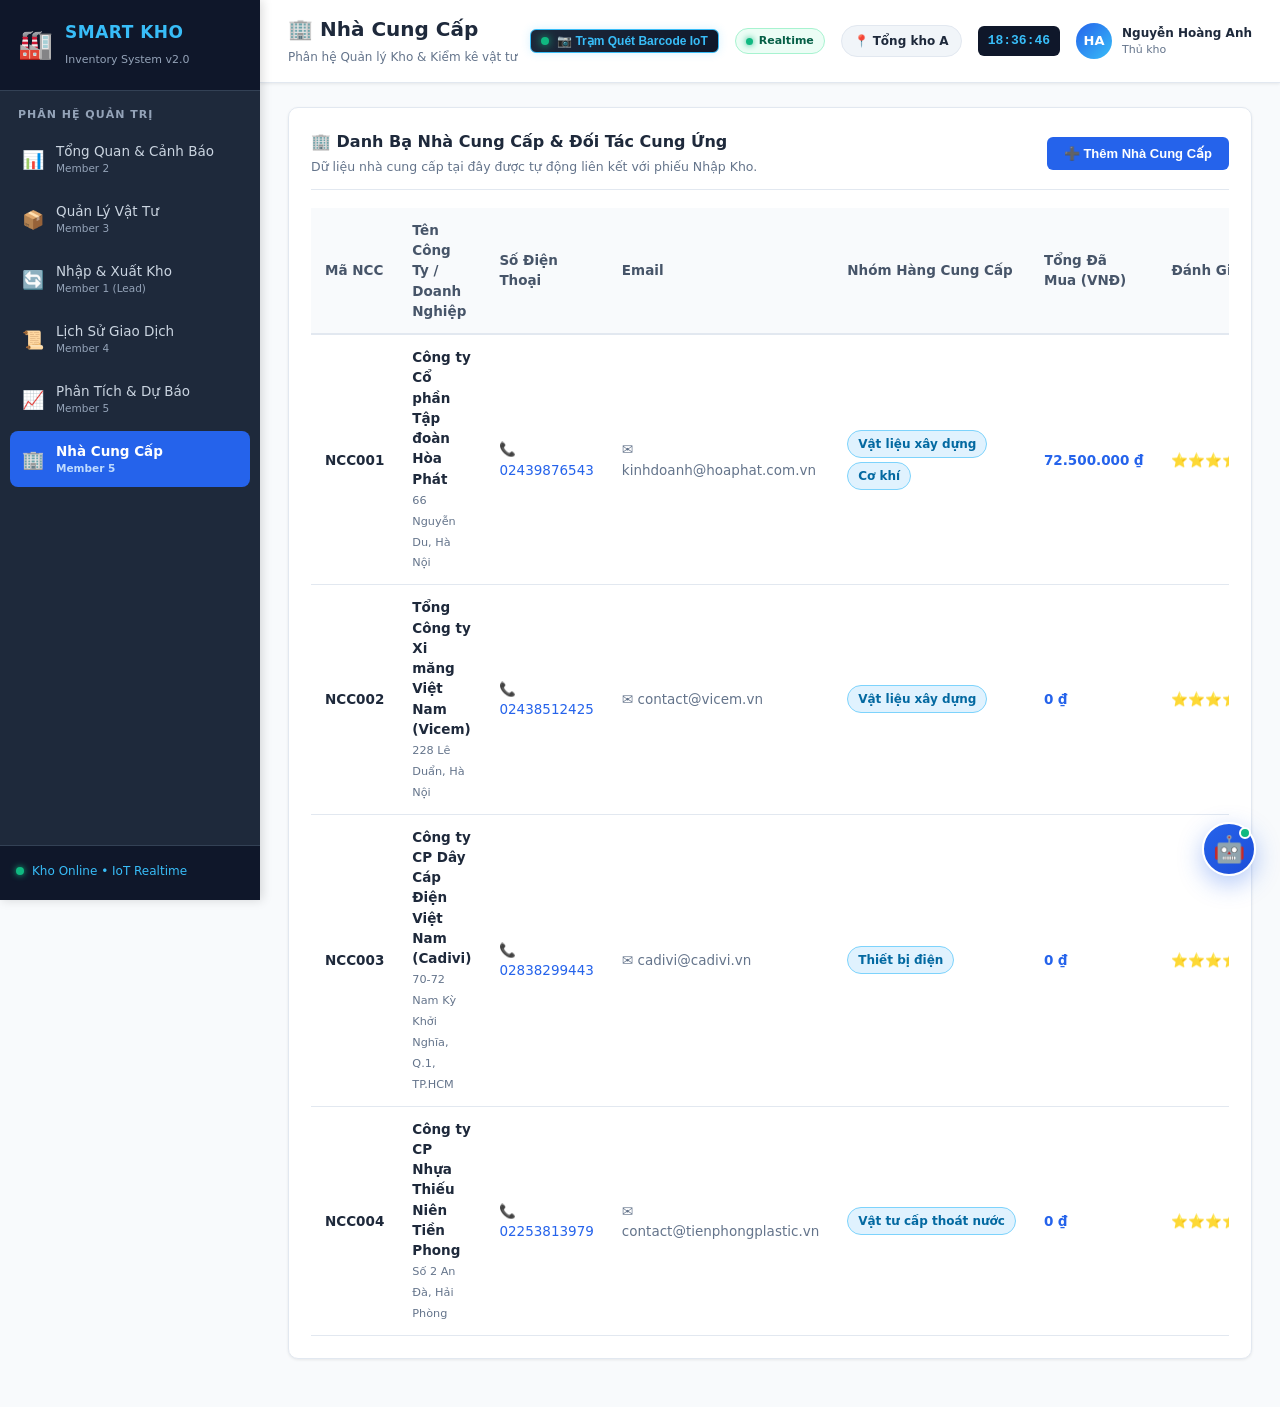
<file: suppliers.html>
<!DOCTYPE html>
<html lang="vi">
<head>
  <meta charset="UTF-8">
  <meta name="viewport" content="width=device-width, initial-scale=1.0">
  <title>Smart Kho - Quản Lý Nhà Cung Cấp & Đối Tác</title>
  <link rel="stylesheet" href="assets/css/style.css">
  <link rel="stylesheet" href="assets/css/common.css">
  <link rel="stylesheet" href="assets/css/analytics.css">
</head>
<body>
  <div class="app-layout">
    <div id="sidebar-container"></div>

    <div class="app-main">
      <div id="header-container"></div>

      <main class="page-content">
        <div class="card">
          <div class="card-header">
            <div>
              <h3 class="card-title">🏢 Danh Bạ Nhà Cung Cấp & Đối Tác Cung Ứng</h3>
              <p style="font-size: 12.5px; color: var(--text-muted); margin-top: 4px;">Dữ liệu nhà cung cấp tại đây được tự động liên kết với phiếu Nhập Kho.</p>
            </div>
            <button class="btn btn-primary" onclick="openAddSupplierModal()">
              ➕ Thêm Nhà Cung Cấp
            </button>
          </div>

          <!-- CHẾ ĐỘ XEM BẢNG CHO DESKTOP -->
          <div class="table-responsive suppliers-desktop-table">
            <table class="table">
              <thead>
                <tr>
                  <th>Mã NCC</th>
                  <th>Tên Công Ty / Doanh Nghiệp</th>
                  <th>Số Điện Thoại</th>
                  <th>Email</th>
                  <th style="min-width: 170px;">Nhóm Hàng Cung Cấp</th>
                  <th>Tổng Đã Mua (VNĐ)</th>
                  <th>Đánh Giá</th>
                  <th style="text-align: right;">Thao Tác</th>
                </tr>
              </thead>
              <tbody id="suppliers-table-body">
                <!-- JS Render -->
              </tbody>
            </table>
          </div>

          <!-- CHẾ ĐỘ XEM THẺ CHO SMARTPHONE (TOUCH-FRIENDLY, GỌI ĐIỆN / EMAIL 1 CHẠM) -->
          <div class="suppliers-mobile-list" id="suppliers-mobile-list">
            <!-- JS Render -->
          </div>
        </div>
      </main>
    </div>
  </div>

  <!-- MODAL THÊM / SỬA NHÀ CUNG CẤP -->
  <div class="modal-overlay" id="supplier-modal">
    <div class="modal-box">
      <div class="modal-header">
        <h3 class="modal-title" id="sup-modal-title">Thêm Nhà Cung Cấp Mới</h3>
        <button class="modal-close" onclick="closeSupplierModal()">&times;</button>
      </div>
      <form id="supplier-form" onsubmit="handleSaveSupplier(event)">
        <div class="modal-body">
          <input type="hidden" id="form-sup-id">

          <div class="form-group">
            <label class="form-label">Tên Doanh Nghiệp / Công Ty (*)</label>
            <input type="text" id="form-sup-name" class="form-control" required placeholder="VD: Tập đoàn Hòa Phát...">
          </div>

          <div class="form-row-2col">
            <div class="form-group">
              <label class="form-label">Số Điện Thoại (*)</label>
              <!-- VALIDATION HTML5: regex pattern -->
              <input type="tel" id="form-sup-phone" class="form-control" required pattern="[0-9]{10,11}" placeholder="02439876543">
            </div>
            <div class="form-group">
              <label class="form-label">Email Liên Hệ (*)</label>
              <!-- VALIDATION HTML5: type email -->
              <input type="email" id="form-sup-email" class="form-control" required placeholder="contact@company.com">
            </div>
          </div>

          <div class="form-group">
            <label class="form-label">Địa Chỉ Trụ Sở / Kho Hàng</label>
            <input type="text" id="form-sup-address" class="form-control" placeholder="Số nhà, đường, quận/huyện...">
          </div>

          <div class="form-row-2col">
            <div class="form-group">
              <label class="form-label">Nhóm Hàng Cung Ứng Chính</label>
              <input type="text" id="form-sup-categories" class="form-control" placeholder="VD: Sắt thép, Xi măng, Thiết bị điện...">
            </div>
            <div class="form-group">
              <label class="form-label">Độ Uy Tín</label>
              <select id="form-sup-rating" class="form-control">
                <option value="5">⭐⭐⭐⭐⭐ (5 sao)</option>
                <option value="4">⭐⭐⭐⭐ (4 sao)</option>
                <option value="3">⭐⭐⭐ (3 sao)</option>
              </select>
            </div>
          </div>
        </div>

        <div class="modal-footer">
          <button type="button" class="btn btn-outline" onclick="closeSupplierModal()">Hủy Bỏ</button>
          <button type="submit" class="btn btn-primary">Lưu Nhà Cung Cấp</button>
        </div>
      </form>
    </div>
  </div>

  <script src="assets/js/db.js"></script>
  <script src="assets/js/layout.js"></script>
  <script src="assets/js/suppliers.js"></script>
</body>
</html>
</file>
<file: assets/css/common.css>
/**
 * ==============================================================================
 * DESIGN SYSTEM VÀ STYLES DÙNG CHUNG (style.css)
 * Phụ trách: Shared Core
 * Đạt chuẩn: HTML5 & CSS3 Responsive, Modern Dashboard UI
 * ==============================================================================
 */

:root {
  --primary: #2563eb;
  --primary-hover: #1d4ed8;
  --primary-light: #eff6ff;
  --success: #10b981;
  --success-bg: #d1fae5;
  --warning: #f59e0b;
  --warning-bg: #fef3c7;
  --danger: #ef4444;
  --danger-bg: #fee2e2;
  --dark-bg: #0f172a;
  --sidebar-bg: #1e293b;
  --sidebar-hover: #334155;
  --body-bg: #f8fafc;
  --card-bg: #ffffff;
  --text-main: #1e293b;
  --text-muted: #64748b;
  --border-color: #e2e8f0;
  --radius: 10px;
  --shadow-sm: 0 1px 3px rgba(0,0,0,0.08);
  --shadow-md: 0 4px 6px -1px rgba(0,0,0,0.1), 0 2px 4px -1px rgba(0,0,0,0.06);
  --shadow-lg: 0 10px 15px -3px rgba(0,0,0,0.1);
  --font-family: 'Segoe UI', system-ui, -apple-system, sans-serif;
}

* {
  box-sizing: border-box;
  margin: 0;
  padding: 0;
}

body {
  font-family: var(--font-family);
  background-color: var(--body-bg);
  color: var(--text-main);
  line-height: 1.5;
  min-height: 100vh;
  width: 100%;
  overflow-x: hidden;
}

/* --- APP LAYOUT --- */
.app-layout {
  display: flex;
  min-height: 100vh;
}

.app-sidebar {
  width: 260px;
  background-color: var(--sidebar-bg);
  color: #fff;
  display: flex;
  flex-direction: column;
  position: fixed;
  top: 0;
  bottom: 0;
  left: 0;
  z-index: 100;
  box-shadow: 2px 0 10px rgba(0,0,0,0.15);
}

.sidebar-brand {
  display: flex;
  align-items: center;
  gap: 12px;
  padding: 20px 18px;
  background-color: #0f172a;
  border-bottom: 1px solid #334155;
}

.brand-icon {
  font-size: 28px;
}

.brand-text h3 {
  font-size: 17px;
  font-weight: 700;
  letter-spacing: 0.5px;
  color: #38bdf8;
}

.brand-text span {
  font-size: 11px;
  color: #94a3b8;
}

.sidebar-section-title {
  padding: 16px 18px 8px;
  font-size: 11px;
  text-transform: uppercase;
  color: #94a3b8;
  font-weight: 600;
  letter-spacing: 1px;
}

.sidebar-nav {
  display: flex;
  flex-direction: column;
  gap: 4px;
  padding: 0 10px;
  flex: 1;
  overflow-y: auto;
}

.nav-item {
  display: flex;
  align-items: center;
  gap: 12px;
  padding: 10px 12px;
  color: #cbd5e1;
  text-decoration: none;
  border-radius: 8px;
  transition: all 0.2s ease;
}

.nav-item:hover {
  background-color: var(--sidebar-hover);
  color: #fff;
  transform: translateX(4px);
}

.nav-item.active {
  background-color: var(--primary);
  color: #fff;
  font-weight: 600;
}

.nav-icon {
  font-size: 18px;
}

.nav-info {
  display: flex;
  flex-direction: column;
}

.nav-title {
  font-size: 13.5px;
}

.nav-sub {
  font-size: 10.5px;
  color: #94a3b8;
}

.nav-item.active .nav-sub {
  color: #bfdbfe;
}

.sidebar-footer {
  padding: 16px;
  border-top: 1px solid #334155;
  background: #0f172a;
  font-size: 12px;
}

.system-status {
  display: flex;
  align-items: center;
  gap: 8px;
  color: #38bdf8;
  margin-bottom: 4px;
}

.status-dot {
  width: 8px;
  height: 8px;
  background-color: #10b981;
  border-radius: 50%;
  box-shadow: 0 0 6px #10b981;
}

.version-tag {
  color: #64748b;
  display: block;
}

/* --- MAIN CONTENT & HEADER --- */
.app-main {
  flex: 1;
  margin-left: 260px;
  display: flex;
  flex-direction: column;
  min-width: 0;
}

.app-header {
  background-color: var(--card-bg);
  border-bottom: 1px solid var(--border-color);
  padding: 14px 28px;
  display: flex;
  align-items: center;
  justify-content: space-between;
  position: sticky;
  top: 0;
  z-index: 90;
  box-shadow: var(--shadow-sm);
}

.header-left .page-main-title {
  font-size: 20px;
  font-weight: 700;
  color: var(--text-main);
}

.header-left .page-desc {
  font-size: 12px;
  color: var(--text-muted);
}

.header-right {
  display: flex;
  align-items: center;
  gap: 16px;
}

.warehouse-badge {
  background-color: #f1f5f9;
  padding: 6px 12px;
  border-radius: 20px;
  font-size: 12px;
  border: 1px solid var(--border-color);
}

.header-clock {
  font-family: monospace;
  font-size: 13px;
  font-weight: 600;
  background: #0f172a;
  color: #38bdf8;
  padding: 5px 10px;
  border-radius: 6px;
}

.header-user {
  display: flex;
  align-items: center;
  gap: 10px;
}

.user-avatar {
  width: 36px;
  height: 36px;
  border-radius: 50%;
  background: linear-gradient(135deg, #2563eb, #38bdf8);
  color: #fff;
  display: flex;
  align-items: center;
  justify-content: center;
  font-weight: 700;
  font-size: 13px;
}

.user-info {
  display: flex;
  flex-direction: column;
  font-size: 12px;
}

.user-name {
  font-weight: 600;
}

.user-role {
  color: var(--text-muted);
  font-size: 11px;
}

.page-content {
  padding: 24px 28px;
  flex: 1;
  animation: pageEntranceFadeIn 0.32s cubic-bezier(0.16, 1, 0.3, 1) both;
  will-change: opacity, transform;
}

/* ==============================================================================
 * HIỆU ỨNG CHUYỂN TRANG MƯỢT MÀ (SMOOTH PAGE TRANSITIONS & TOP PROGRESS BAR)
 * ==============================================================================
 */

/* Thanh tiến trình chuyển trang ở đỉnh màn hình (YouTube / Vercel style) */
.top-page-loader {
  position: fixed;
  top: 0;
  left: 0;
  height: 3px;
  width: 0%;
  background: linear-gradient(90deg, #2563eb, #38bdf8, #10b981);
  box-shadow: 0 0 10px rgba(56, 189, 248, 0.7);
  z-index: 999999;
  transition: width 0.25s cubic-bezier(0.16, 1, 0.3, 1), opacity 0.25s ease;
  pointer-events: none;
}

/* Hiệu ứng khi trang vừa xuất hiện (Page Entrance Animation) */
@keyframes pageEntranceFadeIn {
  0% {
    opacity: 0;
    transform: translateY(12px) scale(0.996);
  }
  100% {
    opacity: 1;
    transform: translateY(0) scale(1);
  }
}

/* Hiệu ứng trượt nhẹ phân tầng cho các Card khi mở trang (Staggered Cascade) */
.page-content > .card,
.page-content > .dashboard-split-grid,
.page-content > .analytics-charts-grid,
.page-content > .analytics-insights-grid,
.page-content > .kpi-grid,
.page-content > .rack-heatmap-section {
  animation: componentSlideUp 0.38s cubic-bezier(0.16, 1, 0.3, 1) both;
}

.page-content > *:nth-child(1) { animation-delay: 0.03s; }
.page-content > *:nth-child(2) { animation-delay: 0.07s; }
.page-content > *:nth-child(3) { animation-delay: 0.11s; }
.page-content > *:nth-child(4) { animation-delay: 0.15s; }

@keyframes componentSlideUp {
  0% {
    opacity: 0;
    transform: translateY(12px);
  }
  100% {
    opacity: 1;
    transform: translateY(0);
  }
}

/* Hiệu ứng khi chuẩn bị rời trang (Page Exit Animation) */
.page-content.page-exit-anim {
  opacity: 0 !important;
  transform: translateY(-8px) scale(0.995) !important;
  transition: opacity 0.16s cubic-bezier(0.4, 0, 1, 1), transform 0.16s cubic-bezier(0.4, 0, 1, 1) !important;
}

/* Hiệu ứng phản hồi chạm ngón tay / click (Micro-interactions) trên menu */
.sidebar-nav .nav-item {
  transition: all 0.2s cubic-bezier(0.16, 1, 0.3, 1);
}

.sidebar-nav .nav-item:active {
  transform: scale(0.97);
}

.mobile-nav-link {
  transition: all 0.2s cubic-bezier(0.16, 1, 0.3, 1);
}

.mobile-nav-link:active {
  transform: scale(0.92);
}

.mobile-nav-link:active .m-icon {
  transform: translateY(-2px) scale(1.15);
}

/* Hỗ trợ chuẩn Native View Transitions API cho Chrome 111+ & Edge & Safari 18+ */
@view-transition {
  navigation: auto;
}

/* --- CARDS & KPI CARDS --- */
.kpi-grid {
  display: grid;
  grid-template-columns: repeat(auto-fit, minmax(230px, 1fr));
  gap: 18px;
  margin-bottom: 24px;
}

.kpi-card {
  background: var(--card-bg);
  border-radius: var(--radius);
  padding: 20px;
  border: 1px solid var(--border-color);
  box-shadow: var(--shadow-sm);
  display: flex;
  align-items: center;
  justify-content: space-between;
  transition: transform 0.2s, box-shadow 0.2s;
}

.kpi-card:hover {
  transform: translateY(-2px);
  box-shadow: var(--shadow-md);
}

.kpi-info h4 {
  font-size: 13px;
  color: var(--text-muted);
  text-transform: uppercase;
  font-weight: 600;
  margin-bottom: 6px;
}

.kpi-value {
  font-size: 24px;
  font-weight: 700;
  color: var(--text-main);
}

.kpi-icon {
  width: 48px;
  height: 48px;
  border-radius: 12px;
  display: flex;
  align-items: center;
  justify-content: center;
  font-size: 22px;
}

.kpi-blue { background: #eff6ff; color: #2563eb; }
.kpi-red { background: #fef2f2; color: #ef4444; border: 1px solid #fecaca; }
.kpi-yellow { background: #fffbeb; color: #f59e0b; border: 1px solid #fde68a; }
.kpi-green { background: #ecfdf5; color: #10b981; }

.card {
  background: var(--card-bg);
  border-radius: var(--radius);
  border: 1px solid var(--border-color);
  box-shadow: var(--shadow-sm);
  padding: 22px;
  margin-bottom: 24px;
}

.card-header {
  display: flex;
  justify-content: space-between;
  align-items: center;
  margin-bottom: 18px;
  padding-bottom: 12px;
  border-bottom: 1px solid var(--border-color);
}

.card-title {
  font-size: 16px;
  font-weight: 700;
  display: flex;
  align-items: center;
  gap: 8px;
}

/* --- NHÃN TRẠNG THÁI (STATUS BADGES - BẮT BUỘC THEO ĐỀ BÀI) --- */
.badge {
  display: inline-flex;
  align-items: center;
  gap: 6px;
  padding: 4px 10px;
  border-radius: 20px;
  font-size: 12px;
  font-weight: 600;
  text-align: center;
}

/* Hết hàng - Đỏ */
.badge-danger {
  background-color: var(--danger-bg);
  color: #b91c1c;
  border: 1px solid #f87171;
}

/* Sắp hết - Vàng */
.badge-warning {
  background-color: var(--warning-bg);
  color: #b45309;
  border: 1px solid #fbbf24;
}

/* Còn hàng - Xanh */
.badge-success {
  background-color: var(--success-bg);
  color: #047857;
  border: 1px solid #34d399;
}

.badge-info {
  background-color: #e0f2fe;
  color: #0369a1;
  border: 1px solid #7dd3fc;
}

/* --- BẢNG DỮ LIỆU (TABLES) --- */
.table-responsive {
  overflow-x: auto;
}

.table {
  width: 100%;
  border-collapse: collapse;
  font-size: 13.5px;
}

.table th {
  background-color: #f8fafc;
  color: #475569;
  font-weight: 600;
  text-align: left;
  padding: 12px 14px;
  border-bottom: 2px solid var(--border-color);
}

.table td {
  padding: 12px 14px;
  border-bottom: 1px solid var(--border-color);
  vertical-align: middle;
}

.table tr:hover {
  background-color: #f1f5f9;
}

/* --- NÚT BẤM (BUTTONS) --- */
.btn {
  display: inline-flex;
  align-items: center;
  justify-content: center;
  gap: 6px;
  padding: 8px 16px;
  font-size: 13px;
  font-weight: 600;
  border-radius: 6px;
  cursor: pointer;
  border: 1px solid transparent;
  transition: all 0.2s ease;
  text-decoration: none;
}

.btn-primary { background: var(--primary); color: #fff; }
.btn-primary:hover { background: var(--primary-hover); }
.btn-danger { background: var(--danger); color: #fff; }
.btn-danger:hover { background: #dc2626; }
.btn-warning { background: var(--warning); color: #fff; }
.btn-warning:hover { background: #d97706; }
.btn-success { background: var(--success); color: #fff; }
.btn-success:hover { background: #059669; }
.btn-outline { background: transparent; border-color: var(--border-color); color: var(--text-main); }
.btn-outline:hover { background: #f1f5f9; }
.btn-sm { padding: 4px 10px; font-size: 12px; }
.btn:disabled { opacity: 0.5; cursor: not-allowed; }

/* --- FORM CONTROLS & HTML5 VALIDATION --- */
.form-group {
  margin-bottom: 16px;
}

.form-label {
  display: block;
  font-size: 12.5px;
  font-weight: 600;
  margin-bottom: 6px;
  color: #334155;
}

.form-control {
  width: 100%;
  padding: 9px 12px;
  font-size: 13.5px;
  border: 1px solid var(--border-color);
  border-radius: 6px;
  outline: none;
  transition: border-color 0.2s, box-shadow 0.2s;
  background-color: #fff;
}

.form-control:focus {
  border-color: var(--primary);
  box-shadow: 0 0 0 3px rgba(37,99,235,0.15);
}

.form-control.is-invalid, .form-control:invalid:focus {
  border-color: var(--danger) !important;
  box-shadow: 0 0 0 3px rgba(239,68,68,0.2) !important;
}

.invalid-feedback {
  color: var(--danger);
  font-size: 11.5px;
  margin-top: 4px;
  display: none;
  font-weight: 500;
}

.is-invalid + .invalid-feedback,
.show-feedback {
  display: block !important;
}

/* --- TABS --- */
.tab-nav {
  display: flex;
  gap: 8px;
  border-bottom: 2px solid var(--border-color);
  margin-bottom: 20px;
}

.tab-btn {
  padding: 10px 18px;
  font-size: 14px;
  font-weight: 600;
  background: none;
  border: none;
  border-bottom: 2px solid transparent;
  margin-bottom: -2px;
  cursor: pointer;
  color: var(--text-muted);
}

.tab-btn.active {
  color: var(--primary);
  border-bottom-color: var(--primary);
}

.tab-pane {
  display: none;
}

.tab-pane.active {
  display: block;
}

/* --- MODAL DIALOG --- */
.modal-overlay {
  position: fixed;
  top: 0; left: 0; right: 0; bottom: 0;
  background: rgba(15, 23, 42, 0.6);
  display: none;
  align-items: center;
  justify-content: center;
  z-index: 1000;
  padding: 20px;
}

.modal-overlay.active {
  display: flex;
}

.modal-box {
  background: #fff;
  border-radius: var(--radius);
  width: 100%;
  max-width: 580px;
  box-shadow: var(--shadow-lg);
  overflow: hidden;
  animation: modalIn 0.2s ease-out;
}

@keyframes modalIn {
  from { transform: scale(0.95); opacity: 0; }
  to { transform: scale(1); opacity: 1; }
}

.modal-header {
  padding: 16px 22px;
  background: #f8fafc;
  border-bottom: 1px solid var(--border-color);
  display: flex;
  align-items: center;
  justify-content: space-between;
}

.modal-title {
  font-size: 16px;
  font-weight: 700;
}

.modal-close {
  background: none;
  border: none;
  font-size: 20px;
  cursor: pointer;
  color: var(--text-muted);
}

.modal-body {
  padding: 22px;
  max-height: 75vh;
  overflow-y: auto;
}

.modal-footer {
  padding: 14px 22px;
  background: #f8fafc;
  border-top: 1px solid var(--border-color);
  display: flex;
  justify-content: flex-end;
  gap: 10px;
}

/* --- TIMELINE (DÒNG THỜI GIAN LỊCH SỬ) --- */
.timeline {
  position: relative;
  padding: 15px 0 15px 35px;
}

.timeline::before {
  content: '';
  position: absolute;
  top: 0;
  bottom: 0;
  left: 14px;
  width: 2px;
  background-color: var(--border-color);
}

.timeline-item {
  position: relative;
  margin-bottom: 24px;
}

.timeline-dot {
  position: absolute;
  left: -29px;
  top: 4px;
  width: 20px;
  height: 20px;
  border-radius: 50%;
  display: flex;
  align-items: center;
  justify-content: center;
  font-size: 11px;
  color: #fff;
}

.timeline-dot.import { background: var(--success); box-shadow: 0 0 0 4px var(--success-bg); }
.timeline-dot.export { background: var(--danger); box-shadow: 0 0 0 4px var(--danger-bg); }

.timeline-card {
  background: #fff;
  border: 1px solid var(--border-color);
  border-radius: 8px;
  padding: 14px 18px;
  box-shadow: var(--shadow-sm);
}

.timeline-head {
  display: flex;
  justify-content: space-between;
  align-items: center;
  margin-bottom: 6px;
}

.timeline-title {
  font-weight: 700;
  font-size: 14px;
}

.timeline-time {
  font-size: 11.5px;
  color: var(--text-muted);
}

.timeline-meta {
  display: flex;
  gap: 14px;
  font-size: 12.5px;
  color: #475569;
  margin-top: 6px;
}

/* --- TOAST NOTIFICATION --- */
#toast-container {
  position: fixed;
  top: 20px;
  right: 20px;
  z-index: 9999;
  display: flex;
  flex-direction: column;
  gap: 10px;
}

.toast {
  display: flex;
  align-items: center;
  gap: 10px;
  padding: 12px 18px;
  border-radius: 8px;
  color: #fff;
  font-size: 13.5px;
  box-shadow: var(--shadow-lg);
  animation: toastIn 0.3s ease;
  min-width: 280px;
}

.toast-success { background: #059669; }
.toast-error { background: #dc2626; }
.toast-warning { background: #d97706; }

.toast.hide {
  animation: toastOut 0.3s ease forwards;
}

@keyframes toastIn {
  from { transform: translateX(100%); opacity: 0; }
  to { transform: translateX(0); opacity: 1; }
}

@keyframes toastOut {
  from { transform: translateX(0); opacity: 1; }
  to { transform: translateX(100%); opacity: 0; }
}


/* --- IOT BARCODE SCANNER STATION STYLES --- */
.iot-scanner-trigger-btn {
  background: linear-gradient(135deg, #1e293b, #0f172a);
  border: 1px solid #38bdf8;
  color: #38bdf8;
  display: flex;
  align-items: center;
  gap: 8px;
  font-weight: 600;
  box-shadow: 0 0 10px rgba(56, 189, 248, 0.2);
  transition: all 0.2s ease;
}

.iot-scanner-trigger-btn:hover {
  background: #0284c7;
  color: #fff;
  border-color: #0284c7;
  box-shadow: 0 0 15px rgba(2, 132, 199, 0.4);
  transform: translateY(-1px);
}

.iot-pulse-dot {
  width: 8px;
  height: 8px;
  background-color: #10b981;
  border-radius: 50%;
  box-shadow: 0 0 8px #10b981;
  animation: pulseDot 1.4s infinite;
}

@keyframes pulseDot {
  0% { transform: scale(0.9); opacity: 0.7; }
  50% { transform: scale(1.3); opacity: 1; }
  100% { transform: scale(0.9); opacity: 0.7; }
}

.iot-modal-box {
  max-width: 620px;
  border: 1px solid #334155;
}

.iot-modal-header {
  background: #0f172a;
  border-bottom: 1px solid #334155;
}

.scanner-viewport {
  background: #020617;
  border-radius: 8px;
  height: 160px;
  position: relative;
  overflow: hidden;
  display: flex;
  align-items: center;
  justify-content: center;
  border: 2px solid #1e293b;
  box-shadow: inset 0 0 20px rgba(0,0,0,0.8);
}

.laser-beam {
  position: absolute;
  left: 0;
  right: 0;
  height: 2px;
  background: #ef4444;
  box-shadow: 0 0 8px #ef4444, 0 0 18px #ef4444;
  animation: laserSweep 2s infinite ease-in-out;
  z-index: 5;
}

@keyframes laserSweep {
  0% { top: 15%; opacity: 0.6; }
  50% { top: 85%; opacity: 1; }
  100% { top: 15%; opacity: 0.6; }
}

.scanner-target-box {
  width: 220px;
  height: 100px;
  position: relative;
  display: flex;
  flex-direction: column;
  align-items: center;
  justify-content: center;
}

.corner {
  position: absolute;
  width: 14px;
  height: 14px;
  border-color: #38bdf8;
  border-style: solid;
}
.corner.top-left { top: 0; left: 0; border-width: 2px 0 0 2px; }
.corner.top-right { top: 0; right: 0; border-width: 2px 2px 0 0; }
.corner.bottom-left { bottom: 0; left: 0; border-width: 0 0 2px 2px; }
.corner.bottom-right { bottom: 0; right: 0; border-width: 0 2px 2px 0; }

.barcode-preview-stripes {
  display: flex;
  gap: 3px;
  align-items: center;
  height: 40px;
  opacity: 0.45;
}
.bar { background: #94a3b8; height: 100%; border-radius: 1px; }
.bar.b1 { width: 2px; }
.bar.b2 { width: 4px; }
.bar.b3 { width: 6px; }
.bar.b4 { width: 8px; }

.scanner-status-text {
  font-family: monospace;
  font-size: 11px;
  color: #38bdf8;
  margin-top: 10px;
  letter-spacing: 0.5px;
}

.quick-scan-buttons {
  display: grid;
  grid-template-columns: 1fr 1fr;
  gap: 8px;
}

.btn-quick-scan {
  background: #f8fafc;
  border: 1px solid #cbd5e1;
  padding: 8px 12px;
  border-radius: 6px;
  font-size: 12px;
  font-weight: 600;
  color: #334155;
  cursor: pointer;
  text-align: left;
  transition: all 0.15s ease;
  display: flex;
  align-items: center;
  gap: 6px;
}

.btn-quick-scan:hover {
  background: #eff6ff;
  border-color: #2563eb;
  color: #2563eb;
  transform: translateY(-1px);
}

.scan-result-box {
  background: #f8fafc;
  border: 1px solid var(--border-color);
  border-radius: 8px;
  padding: 16px;
  animation: fadeIn 0.25s ease-out;
}

.scan-result-box.success {
  background: #f0fdf4;
  border-color: #86efac;
}

.scan-result-box.error {
  background: #fef2f2;
  border-color: #fca5a5;
}

.result-header {
  display: flex;
  justify-content: space-between;
  align-items: center;
  margin-bottom: 12px;
  padding-bottom: 8px;
  border-bottom: 1px solid #e2e8f0;
}

.result-grid {
  display: grid;
  grid-template-columns: 1fr 1fr;
  gap: 8px;
  font-size: 13px;
  margin-bottom: 14px;
}

.result-actions {
  display: flex;
  gap: 8px;
  flex-wrap: wrap;
}

@keyframes fadeIn {
  from { opacity: 0; transform: translateY(6px); }
  to { opacity: 1; transform: translateY(0); }
}


/* --- RACK HEATMAP (BẢN ĐỒ KỆ KHO THÔNG MINH) --- */
.rack-grid {
  display: grid;
  grid-template-columns: repeat(6, 1fr);
  gap: 12px;
  margin-top: 10px;
  width: 100%;
}

.rack-cell {
  background: #ffffff;
  border: 1px solid var(--border-color);
  border-radius: 8px;
  padding: 10px 12px;
  cursor: pointer;
  transition: all 0.2s ease;
  position: relative;
  display: flex;
  flex-direction: column;
  justify-content: space-between;
  min-height: 84px;
  box-shadow: var(--shadow-sm);
}

.rack-cell:hover {
  transform: translateY(-2px);
  box-shadow: var(--shadow-md);
  border-color: var(--primary);
}

.rack-cell.status-out {
  border-left: 4px solid var(--danger);
  background: #fff5f5;
}

.rack-cell.status-low {
  border-left: 4px solid var(--warning);
  background: #fffdf5;
}

.rack-cell.status-safe {
  border-left: 4px solid var(--success);
  background: #f6fdf9;
}

.rack-header-row {
  display: flex;
  justify-content: space-between;
  align-items: center;
  gap: 6px;
  margin-bottom: 4px;
}

.rack-code {
  font-family: monospace;
  font-weight: 700;
  font-size: 12px;
  color: #1e293b;
  white-space: nowrap;
}

.rack-badge {
  font-size: 10px !important;
  padding: 2px 6px !important;
  white-space: nowrap;
}

.rack-item-name {
  font-size: 12px;
  font-weight: 600;
  color: #334155;
  margin: 2px 0 6px;
  line-height: 1.35;
  display: -webkit-box;
  -webkit-line-clamp: 2;
  -webkit-box-orient: vertical;
  overflow: hidden;
  text-overflow: ellipsis;
  min-height: 32px;
}

.rack-qty-row {
  display: flex;
  justify-content: space-between;
  align-items: center;
  font-size: 11.5px;
  color: var(--text-muted);
  border-top: 1px dashed #e2e8f0;
  padding-top: 5px;
  margin-top: auto;
}

.rack-qty-val {
  font-weight: 700;
  color: var(--text-main);
}

/* --- PRINTABLE VOUCHER / HÓA ĐƠN KHO CHUYÊN NGHIỆP --- */
.voucher-modal-box {
  max-width: 720px;
  background: #ffffff;
  border-radius: var(--radius);
  box-shadow: var(--shadow-lg);
  overflow: hidden;
}

.voucher-paper {
  background: #fff;
  padding: 30px;
  color: #111827;
  font-family: 'Times New Roman', serif, 'Segoe UI';
}

.voucher-gov-header {
  display: flex;
  justify-content: space-between;
  text-align: center;
  margin-bottom: 20px;
  border-bottom: 1px dashed #cbd5e1;
  padding-bottom: 12px;
}

.voucher-title-section {
  text-align: center;
  margin: 16px 0;
}

.voucher-title-section h2 {
  font-size: 20px;
  font-weight: 700;
  letter-spacing: 1px;
  text-transform: uppercase;
  color: #0f172a;
  margin-bottom: 4px;
}

.voucher-info-grid {
  display: grid;
  grid-template-columns: 1fr 1fr;
  gap: 8px;
  font-size: 13.5px;
  margin-bottom: 16px;
}

.voucher-table {
  width: 100%;
  border-collapse: collapse;
  font-size: 13px;
  margin: 14px 0;
}

.voucher-table th, .voucher-table td {
  border: 1px solid #475569;
  padding: 8px 10px;
}

.voucher-table th {
  background: #f1f5f9;
  font-weight: 700;
  text-align: center;
}

.voucher-signatures {
  display: grid;
  grid-template-columns: 1fr 1fr 1fr;
  text-align: center;
  margin-top: 30px;
  font-size: 13px;
}

.signature-role {
  font-weight: 700;
  margin-bottom: 50px;
}

.signature-name {
  font-style: italic;
  color: #475569;
}

/* CSS CHO MÁY IN (@media print) */
@media print {
  body * {
    visibility: hidden;
  }
  #voucher-printable-area, #voucher-printable-area * {
    visibility: visible;
  }
  #voucher-printable-area {
    position: absolute;
    left: 0;
    top: 0;
    width: 100%;
    margin: 0;
    padding: 20px;
    background: #fff;
  }
  .app-sidebar, .app-header, .modal-footer, .btn, .tab-nav {
    display: none !important;
  }
}

/* --- VIEW TOGGLE BUTTONS (HISTORY) --- */
.view-toggle-group {
  display: inline-flex;
  border: 1px solid var(--border-color);
  border-radius: 6px;
  overflow: hidden;
}

.view-toggle-btn {
  padding: 6px 14px;
  font-size: 12.5px;
  font-weight: 600;
  background: #fff;
  border: none;
  cursor: pointer;
  color: var(--text-muted);
  transition: all 0.15s ease;
}

.view-toggle-btn.active {
  background: var(--primary);
  color: #fff;
}

/* ==============================================================================
 * REALTIME SYNC & SEMANTIC RESPONSIVE GRIDS (Chuẩn Clean Code & ECC)
 * ==============================================================================
 */

/* Huy hiệu đồng bộ Realtime trên Header */
.realtime-badge {
  display: inline-flex;
  align-items: center;
  gap: 6px;
  background: #ecfdf5;
  border: 1px solid #a7f3d0;
  color: #065f46;
  padding: 4px 10px;
  border-radius: 20px;
  font-size: 11px;
  font-weight: 600;
  transition: all 0.25s ease;
  white-space: nowrap;
}

.realtime-pulse-dot {
  width: 7px;
  height: 7px;
  background-color: #10b981;
  border-radius: 50%;
  box-shadow: 0 0 6px #10b981;
  animation: pulseDot 1.4s infinite;
}

.realtime-badge.synced {
  background: #eff6ff;
  border-color: #93c5fd;
  color: #1d4ed8;
  transform: scale(1.05);
}

.iot-btn-text-mobile {
  display: none;
}

/* Lưới Dashboard: Bảng cảnh báo (2fr) & Biểu đồ Donut (1fr) */
.dashboard-split-grid {
  display: grid;
  grid-template-columns: 2fr 1fr;
  gap: 20px;
  align-items: start;
  width: 100%;
}

/* Lưới Analytics: 2 Biểu đồ & 2 Khối dự báo */
.analytics-charts-grid,
.analytics-insights-grid {
  display: grid;
  grid-template-columns: 1fr 1fr;
  gap: 20px;
  width: 100%;
}

.analytics-charts-grid {
  margin-bottom: 24px;
}

/* Lưới bộ lọc danh mục vật tư & lịch sử */
.inventory-filter-grid {
  display: grid;
  grid-template-columns: 2fr 1.2fr 1fr 1fr auto;
  gap: 12px;
  margin-bottom: 20px;
  align-items: end;
  width: 100%;
}

.history-filter-grid {
  display: grid;
  grid-template-columns: 1.5fr 1fr 1fr 1fr auto;
  gap: 12px;
  margin-bottom: 20px;
  align-items: end;
  width: 100%;
}

.history-stat-grid {
  display: grid;
  grid-template-columns: 1fr 1fr 1fr;
  gap: 14px;
  margin-bottom: 20px;
  background: #f8fafc;
  padding: 12px 16px;
  border-radius: 8px;
  border: 1px solid var(--border-color);
  font-size: 13px;
  width: 100%;
}

/* Hàng form 2 cột và 3 cột */
.form-row-2col {
  display: grid;
  grid-template-columns: 1fr 1fr;
  gap: 12px;
  width: 100%;
}

.form-row-3col {
  display: grid;
  grid-template-columns: 1fr 1fr 1fr;
  gap: 12px;
  width: 100%;
}

/* Nhóm nút sao lưu & khôi phục dữ liệu */
.backup-btn-group {
  display: flex;
  gap: 10px;
  align-items: center;
  flex-wrap: wrap;
}

/* ==============================================================================
 * CƠ CHẾ HIỂN THỊ ĐA NỀN TẢNG (DESKTOP TABLE VS SMARTPHONE CARDS)
 * ==============================================================================
 */

/* Mặc định trên Máy tính / Laptop: Hiển thị dạng Bảng chuẩn */
.urgent-desktop-table,
.inventory-desktop-table,
.suppliers-desktop-table {
  display: block;
  width: 100%;
}

.urgent-mobile-list,
.inventory-mobile-list,
.suppliers-mobile-list {
  display: none;
  flex-direction: column;
  gap: 12px;
  width: 100%;
}

/* Thẻ Card cho Smartphone (Native Mobile App Card UI) */
.mobile-item-card {
  background: #ffffff;
  border: 1px solid var(--border-color);
  border-radius: 12px;
  padding: 14px 16px;
  box-shadow: 0 1px 3px rgba(0, 0, 0, 0.04);
  display: flex;
  flex-direction: column;
  gap: 10px;
  transition: transform 0.15s ease, box-shadow 0.15s ease;
}

.mobile-item-card:active {
  transform: scale(0.99);
}

.mobile-card-header {
  display: flex;
  justify-content: space-between;
  align-items: center;
  gap: 8px;
}

.mobile-sku-badge {
  font-family: ui-monospace, SFMono-Regular, Menlo, Monaco, Consolas, monospace;
  font-weight: 700;
  font-size: 13px;
  color: var(--primary);
  background: #eff6ff;
  border: 1px solid #bfdbfe;
  padding: 3px 8px;
  border-radius: 6px;
  letter-spacing: 0.5px;
}

.mobile-location-tag {
  font-size: 12px;
  color: #475569;
  background: #f1f5f9;
  padding: 3px 8px;
  border-radius: 6px;
  font-weight: 500;
}

.mobile-item-title {
  font-size: 15px;
  font-weight: 700;
  color: #1e293b;
  margin: 0;
  line-height: 1.35;
}

.mobile-item-sub {
  font-size: 12px;
  color: var(--text-muted);
}

.mobile-item-meta-grid {
  display: grid;
  grid-template-columns: 1fr 1fr;
  gap: 8px 12px;
  background: #f8fafc;
  padding: 10px 12px;
  border-radius: 8px;
  font-size: 12.5px;
  border: 1px solid #f1f5f9;
}

.mobile-item-actions {
  display: flex;
  gap: 8px;
  margin-top: 4px;
}

.mobile-item-actions .btn {
  flex: 1;
  padding: 9px 8px;
  font-size: 12.5px;
  font-weight: 600;
}

/* Hàng nút liên hệ nhanh cho Nhà cung cấp trên di động */
.mobile-contact-pill-row {
  display: flex;
  gap: 8px;
  flex-wrap: wrap;
}

.mobile-contact-pill {
  display: inline-flex;
  align-items: center;
  gap: 5px;
  padding: 6px 12px;
  background: #f0fdf4;
  border: 1px solid #bbf7d0;
  color: #166534;
  border-radius: 20px;
  font-size: 12px;
  text-decoration: none;
  font-weight: 500;
}

.mobile-contact-pill:hover {
  background: #dcfce7;
}

/* ==============================================================================
 * BIỂU ĐỒ DONUT HIỆN ĐẠI (CANVAS + LEGEND + PROGRESS BAR)
 * ==============================================================================
 */
.donut-card {
  display: flex;
  flex-direction: column;
}

.donut-center-wrapper {
  display: flex;
  justify-content: center;
  align-items: center;
  padding: 8px 0;
  position: relative;
}

.donut-legend-modern {
  display: flex;
  flex-direction: column;
  gap: 8px;
  margin-top: 8px;
}

.donut-pill {
  display: flex;
  align-items: center;
  justify-content: space-between;
  padding: 8px 12px;
  border-radius: 8px;
  background: #f8fafc;
  border: 1px solid #f1f5f9;
  font-size: 12.5px;
  transition: all 0.2s ease;
}

.donut-pill:hover {
  background: #f1f5f9;
  transform: translateX(2px);
}

.donut-pill .dot-indicator {
  width: 9px;
  height: 9px;
  border-radius: 50%;
  display: inline-block;
  margin-right: 8px;
  flex-shrink: 0;
}

.donut-pill .dot-indicator.green { background-color: #10b981; box-shadow: 0 0 6px rgba(16, 185, 129, 0.5); }
.donut-pill .dot-indicator.yellow { background-color: #f59e0b; box-shadow: 0 0 6px rgba(245, 158, 11, 0.5); }
.donut-pill .dot-indicator.red { background-color: #ef4444; box-shadow: 0 0 6px rgba(239, 68, 68, 0.5); }

.donut-pill .pill-name {
  flex: 1;
  color: #334155;
  font-weight: 500;
}

.donut-pill strong {
  font-size: 14px;
  color: #0f172a;
  margin-right: 6px;
}

.donut-pill .pill-pct {
  font-size: 11.5px;
  color: var(--text-muted);
  font-weight: 600;
}

/* Thanh Tỷ Lệ Cơ Cấu Tồn Kho An Toàn */
.ratio-progress-bar {
  display: flex;
  height: 8px;
  width: 100%;
  border-radius: 999px;
  overflow: hidden;
  background: #e2e8f0;
  margin-top: 14px;
}

.ratio-fill {
  height: 100%;
  transition: width 0.6s cubic-bezier(0.16, 1, 0.3, 1);
}

.ratio-fill.green { background-color: #10b981; }
.ratio-fill.yellow { background-color: #f59e0b; }
.ratio-fill.red { background-color: #ef4444; }

/* Canvas Responsive Container */
.canvas-responsive-container {
  width: 100%;
  position: relative;
  display: flex;
  justify-content: center;
  align-items: center;
  overflow: hidden;
}

/* ==============================================================================
 * MOBILE APP RESPONSIVE DESIGN SYSTEM (Tương Thích Smartphone & Tablet)
 * Chuẩn Native Mobile App UI/UX & Touch Targets (WCAG AAA)
 * ==============================================================================
 */

/* Nút Hamburger menu trên Header */
.mobile-menu-toggle {
  display: none;
  flex-direction: column;
  justify-content: center;
  align-items: center;
  gap: 4px;
  width: 38px;
  height: 38px;
  border-radius: 8px;
  background: #f1f5f9;
  border: 1px solid var(--border-color);
  cursor: pointer;
  padding: 8px;
  flex-shrink: 0;
  transition: all 0.2s ease;
}

.mobile-menu-toggle:hover {
  background: #e2e8f0;
}

.mobile-menu-toggle span {
  display: block;
  width: 18px;
  height: 2px;
  background-color: var(--text-main);
  border-radius: 2px;
}

/* Nút đóng Sidebar Drawer */
.sidebar-close-btn {
  display: none;
  background: transparent;
  border: none;
  color: #cbd5e1;
  font-size: 24px;
  cursor: pointer;
  padding: 4px 8px;
  margin-left: auto;
  line-height: 1;
  border-radius: 6px;
  transition: all 0.2s;
}

.sidebar-close-btn:hover {
  color: #fff;
  background: rgba(255, 255, 255, 0.1);
}

/* Lớp phủ Backdrop khi mở Drawer trên điện thoại */
.sidebar-backdrop {
  position: fixed;
  inset: 0;
  background: rgba(15, 23, 42, 0.65);
  backdrop-filter: blur(4px);
  -webkit-backdrop-filter: blur(4px);
  z-index: 998;
  opacity: 0;
  pointer-events: none;
  transition: opacity 0.3s ease;
}

.sidebar-backdrop.active {
  opacity: 1;
  pointer-events: auto;
}

/* Thanh Bottom Navigation chuẩn Mobile App */
.mobile-bottom-nav {
  display: none;
}

/* Khoá cuộn trang khi mở drawer */
body.sidebar-locked {
  overflow: hidden !important;
}

/* Ngăn ngừa tràn khung hình ngang trên toàn bộ hệ thống */
html, body {
  width: 100%;
  max-width: 100vw;
  overflow-x: hidden;
  position: relative;
}

.app-layout,
.app-main,
.page-content,
.card {
  width: 100%;
  max-width: 100%;
  box-sizing: border-box;
}

/* --- MÀN HÌNH LAPTOP VỪA (<= 1280px) --- */
@media screen and (max-width: 1280px) {
  .rack-grid {
    grid-template-columns: repeat(4, 1fr) !important;
  }
}

/* --- TABLET & MÀN HÌNH NHỎ (<= 992px) --- */
@media screen and (max-width: 992px) {
  /* Biến Sidebar thành Drawer trượt từ bên trái sang */
  .app-sidebar {
    position: fixed;
    top: 0;
    bottom: 0;
    left: 0;
    width: 280px;
    max-width: 82vw;
    z-index: 1000;
    transform: translateX(-100%);
    transition: transform 0.3s cubic-bezier(0.16, 1, 0.3, 1);
    box-shadow: none;
  }

  .app-sidebar.mobile-open {
    transform: translateX(0);
    box-shadow: 10px 0 30px rgba(0, 0, 0, 0.45);
  }

  .sidebar-close-btn {
    display: block;
  }

  .mobile-menu-toggle {
    display: flex;
  }

  /* Main content chiếm trọn chiều rộng */
  .app-main {
    margin-left: 0 !important;
    width: 100%;
    min-width: 0;
    padding-bottom: 74px; /* Chừa khoảng trống cho Bottom Bar */
  }

  .page-content {
    padding: 16px 14px;
  }

  /* Header tối ưu cho tablet & mobile */
  .app-header {
    padding: 10px 14px;
    gap: 8px;
  }

  .header-left {
    display: flex;
    align-items: center;
    gap: 8px;
    min-width: 0;
    flex: 1;
  }

  .header-title-box {
    min-width: 0;
  }

  .page-main-title {
    font-size: 15px !important;
    white-space: nowrap;
    overflow: hidden;
    text-overflow: ellipsis;
  }

  .page-desc {
    display: none;
  }

  .warehouse-badge {
    display: none;
  }

  .header-clock {
    display: none;
  }

  .user-info {
    display: none;
  }

  .header-user {
    gap: 0;
  }

  .header-right {
    gap: 8px;
    flex-shrink: 0;
  }

  .iot-scanner-trigger-btn {
    padding: 6px 10px !important;
    font-size: 12px !important;
  }

  /* Kích hoạt thanh điều hướng Mobile App dưới đáy */
  .mobile-bottom-nav {
    display: flex;
    position: fixed;
    bottom: 0;
    left: 0;
    right: 0;
    height: 58px;
    background: #0f172a;
    border-top: 1px solid #1e293b;
    z-index: 950;
    align-items: stretch;
    justify-content: space-around;
    padding-bottom: env(safe-area-inset-bottom, 0px);
    box-shadow: 0 -4px 16px rgba(0, 0, 0, 0.25);
  }

  .mobile-nav-link {
    flex: 1;
    display: flex;
    flex-direction: column;
    align-items: center;
    justify-content: center;
    color: #94a3b8;
    text-decoration: none;
    font-size: 10px;
    font-weight: 500;
    transition: all 0.15s ease;
    gap: 2px;
  }

  .mobile-nav-link .m-icon {
    font-size: 18px;
    line-height: 1;
  }

  .mobile-nav-link.active {
    color: #38bdf8;
    font-weight: 700;
  }

  .mobile-nav-link.active .m-icon {
    transform: scale(1.15);
    filter: drop-shadow(0 0 6px rgba(56, 189, 248, 0.6));
  }

  /* Rack Heatmap chuyển sang 3 cột trên tablet */
  .rack-grid {
    grid-template-columns: repeat(3, 1fr) !important;
  }

  /* Lưới Dashboard chuyển dọc */
  .dashboard-split-grid {
    grid-template-columns: 1fr !important;
    gap: 16px !important;
  }

  .analytics-charts-grid,
  .analytics-insights-grid {
    grid-template-columns: 1fr !important;
    gap: 16px !important;
  }
}

/* --- SMARTPHONE BREAKPOINT (<= 768px) --- */
@media screen and (max-width: 768px) {
  /* Tối ưu cảm ứng ngón tay (Touch targets) */
  .btn, .form-control, .view-toggle-btn {
    min-height: 42px;
  }

  /* Tránh iOS Safari tự động zoom in khi focus vào input */
  input[type="text"],
  input[type="number"],
  input[type="date"],
  input[type="tel"],
  input[type="email"],
  select,
  textarea {
    font-size: 15px !important;
  }

  /* Nút quét Barcode thu nhỏ văn bản */
  .iot-btn-text {
    display: none !important;
  }

  .iot-btn-text-mobile {
    display: inline !important;
  }

  /* KPI Cards chuyển sang 2 cột */
  .kpi-grid {
    grid-template-columns: repeat(2, 1fr) !important;
    gap: 10px !important;
    margin-bottom: 16px;
  }

  .kpi-card {
    padding: 12px 14px;
  }

  .kpi-value {
    font-size: 17px !important;
  }

  .kpi-info h4 {
    font-size: 11px;
    margin-bottom: 2px;
  }

  .kpi-icon {
    width: 38px;
    height: 38px;
    font-size: 18px;
    border-radius: 10px;
  }

  /* Rack Heatmap chuyển sang 2 cột cân xứng */
  .rack-grid {
    grid-template-columns: repeat(2, 1fr) !important;
    gap: 10px !important;
  }

  .rack-cell {
    padding: 8px 10px !important;
    min-height: 78px !important;
  }

  .rack-item-name {
    font-size: 11px !important;
    min-height: 28px !important;
  }

  /* Form & Bộ lọc chuyển sang 1 cột dạng danh sách */
  .inventory-filter-grid,
  .history-filter-grid,
  .history-stat-grid,
  .form-row-2col,
  .form-row-3col,
  .filter-grid,
  .form-grid,
  .stat-boxes {
    grid-template-columns: 1fr !important;
    gap: 10px !important;
  }

  .backup-btn-group {
    flex-direction: column !important;
    width: 100% !important;
    align-items: stretch !important;
  }

  .backup-btn-group .btn {
    width: 100% !important;
    justify-content: center;
  }

  /* ẨN BẢNG DỮ LIỆU DESKTOP VÀ HIỆN THẺ CARD TRÊN SMARTPHONE */
  .urgent-desktop-table,
  .inventory-desktop-table,
  .suppliers-desktop-table {
    display: none !important;
  }

  .urgent-mobile-list,
  .inventory-mobile-list,
  .suppliers-mobile-list {
    display: flex !important;
  }

  .card-header {
    flex-direction: column;
    align-items: flex-start;
    gap: 10px;
  }

  .card-header .card-actions {
    width: 100%;
    display: flex;
    justify-content: space-between;
  }

  /* Tối ưu Banner Barcode IoT trên inventory.html */
  .inventory-iot-banner {
    padding: 14px !important;
  }

  .inventory-iot-grid {
    grid-template-columns: 1fr !important;
    gap: 10px !important;
  }

  /* Bảng dữ liệu tự động cuộn ngang mượt mà, bảo vệ cột không bị ép nát */
  .table-responsive {
    width: 100% !important;
    max-width: 100% !important;
    overflow-x: auto !important;
    -webkit-overflow-scrolling: touch !important;
    border-radius: 8px;
    border: 1px solid var(--border-color);
  }

  .table-responsive table {
    min-width: 650px !important;
    font-size: 12.5px;
  }

  .table th, .table td {
    padding: 9px 10px;
  }

  /* Modal trên di động: Full màn hình hoặc Bottom Sheet */
  .modal-overlay {
    padding: 10px;
    align-items: flex-end;
  }

  .modal-box {
    width: 100% !important;
    max-width: 100% !important;
    max-height: 90vh !important;
    border-radius: 16px 16px 0 0 !important;
    margin: 0 !important;
  }

  .modal-header {
    padding: 14px 16px !important;
  }

  .modal-body {
    padding: 14px 16px !important;
  }

  .modal-footer {
    padding: 12px 16px !important;
    flex-direction: column-reverse;
    gap: 8px;
  }

  .modal-footer .btn {
    width: 100% !important;
  }

  /* Trạm quét IoT Barcode Modal */
  .scanner-viewport {
    height: 150px !important;
  }

  .quick-scan-buttons {
    grid-template-columns: 1fr 1fr !important;
    gap: 6px !important;
  }

  .btn-quick-scan {
    padding: 8px 6px !important;
    font-size: 11px !important;
  }

  .result-grid {
    grid-template-columns: 1fr 1fr !important;
    gap: 6px !important;
    font-size: 12px !important;
  }

  .result-actions {
    flex-direction: column !important;
    gap: 6px !important;
  }

  .result-actions .btn {
    width: 100% !important;
  }

  /* Trang Nhập & Xuất kho */
  .tab-nav {
    display: flex;
    width: 100%;
  }

  .tab-nav .tab-btn {
    flex: 1;
    text-align: center;
    padding: 12px 8px;
  }

  /* Phiếu in Mẫu số 02-VT */
  #voucher-printable-area {
    padding: 12px !important;
  }

  .voucher-signatures {
    grid-template-columns: 1fr !important;
    gap: 20px;
  }

  .signature-role {
    margin-bottom: 20px !important;
  }

  /* Trang Lịch sử Timeline */
  .timeline-card {
    margin-left: 24px !important;
    padding: 12px !important;
  }

  .timeline-dot {
    left: -24px !important;
    width: 26px !important;
    height: 26px !important;
    font-size: 12px !important;
  }
}

/* --- MÀN HÌNH NHỎ (<= 420px) --- */
@media screen and (max-width: 420px) {
  .app-header {
    padding: 8px 10px;
  }

  .page-main-title {
    font-size: 13.5px !important;
  }

  .iot-scanner-trigger-btn {
    padding: 5px 8px !important;
    font-size: 11px !important;
  }

  /* KPI Cards chuyển sang 1 cột */
  .kpi-grid {
    grid-template-columns: 1fr !important;
  }

  /* Rack Heatmap chuyển sang 1 cột */
  .rack-grid {
    grid-template-columns: 1fr !important;
  }

  .quick-scan-buttons {
    grid-template-columns: 1fr !important;
  }

  .mobile-nav-link .m-text {
    font-size: 9.5px;
  }
}

/* ==============================================================================
 * MODULE TRỢ LÝ ẢO THỦ KHO AI (SMART CHATBOT WIDGET)
 * ==============================================================================
 */

.chatbot-container {
  position: fixed;
  bottom: 24px;
  right: 24px;
  z-index: 9999;
  font-family: var(--font-family);
}

/* Nút bong bóng nổi */
.chatbot-floating-btn {
  width: 54px;
  height: 54px;
  border-radius: 50%;
  background: linear-gradient(135deg, #2563eb, #1d4ed8);
  border: 2px solid #ffffff;
  color: #ffffff;
  box-shadow: 0 8px 24px rgba(37, 99, 235, 0.35);
  cursor: pointer;
  display: flex;
  align-items: center;
  justify-content: center;
  position: relative;
  transition: all 0.3s cubic-bezier(0.16, 1, 0.3, 1);
  outline: none;
}

.chatbot-floating-btn:hover {
  transform: scale(1.08) translateY(-2px);
  box-shadow: 0 12px 28px rgba(37, 99, 235, 0.45);
}

.chatbot-floating-btn:active {
  transform: scale(0.95);
}

.chatbot-floating-btn.chat-open {
  transform: rotate(360deg);
  background: linear-gradient(135deg, #1e293b, #0f172a);
}

.bot-icon {
  font-size: 26px;
  line-height: 1;
}

.bot-pulse-dot {
  position: absolute;
  top: 3px;
  right: 3px;
  width: 12px;
  height: 12px;
  background-color: #10b981;
  border: 2px solid #ffffff;
  border-radius: 50%;
  animation: pulseDot 1.4s infinite;
}

.bot-label-tooltip {
  position: absolute;
  right: 64px;
  background: #1e293b;
  color: #ffffff;
  font-size: 11.5px;
  font-weight: 600;
  padding: 5px 10px;
  border-radius: 6px;
  white-space: nowrap;
  pointer-events: none;
  opacity: 0;
  transform: translateX(8px);
  transition: all 0.2s ease;
  box-shadow: 0 4px 12px rgba(0, 0, 0, 0.15);
}

.bot-label-tooltip::after {
  content: '';
  position: absolute;
  top: 50%;
  right: -5px;
  transform: translateY(-50%);
  border-width: 5px 0 5px 5px;
  border-style: solid;
  border-color: transparent transparent transparent #1e293b;
}

.chatbot-floating-btn:hover .bot-label-tooltip {
  opacity: 1;
  transform: translateX(0);
}

/* Khung cửa sổ Chat */
.chatbot-panel {
  position: absolute;
  bottom: 70px;
  right: 0;
  width: 370px;
  height: 520px;
  max-height: 80vh;
  background: #ffffff;
  border-radius: 18px;
  box-shadow: 0 16px 40px rgba(0, 0, 0, 0.18), 0 0 0 1px rgba(0, 0, 0, 0.05);
  display: flex;
  flex-direction: column;
  overflow: hidden;
  animation: chatPanelSlideIn 0.3s cubic-bezier(0.16, 1, 0.3, 1);
  z-index: 10000;
}

@keyframes chatPanelSlideIn {
  0% {
    opacity: 0;
    transform: translateY(16px) scale(0.96);
  }
  100% {
    opacity: 1;
    transform: translateY(0) scale(1);
  }
}

/* Header của Chat */
.chat-header {
  background: linear-gradient(135deg, #1e293b, #0f172a);
  color: #ffffff;
  padding: 12px 16px;
  display: flex;
  align-items: center;
  justify-content: space-between;
  border-bottom: 1px solid rgba(255, 255, 255, 0.1);
}

.chat-header-info {
  display: flex;
  align-items: center;
  gap: 10px;
}

.chat-avatar {
  width: 36px;
  height: 36px;
  background: rgba(255, 255, 255, 0.12);
  border-radius: 50%;
  display: flex;
  align-items: center;
  justify-content: center;
  font-size: 18px;
  border: 1px solid rgba(255, 255, 255, 0.2);
}

.chat-title {
  margin: 0;
  font-size: 14px;
  font-weight: 700;
  color: #ffffff;
  line-height: 1.2;
}

.chat-status {
  font-size: 11px;
  color: #94a3b8;
  display: flex;
  align-items: center;
  gap: 5px;
  margin-top: 2px;
}

.status-dot-live {
  width: 7px;
  height: 7px;
  background-color: #10b981;
  border-radius: 50%;
  display: inline-block;
  box-shadow: 0 0 6px #10b981;
}

.chat-header-actions {
  display: flex;
  align-items: center;
  gap: 6px;
}

.chat-action-btn {
  background: rgba(255, 255, 255, 0.1);
  border: none;
  color: #cbd5e1;
  width: 30px;
  height: 30px;
  border-radius: 8px;
  cursor: pointer;
  display: flex;
  align-items: center;
  justify-content: center;
  font-size: 13px;
  transition: all 0.2s ease;
}

.chat-action-btn:hover {
  background: rgba(255, 255, 255, 0.2);
  color: #ffffff;
}

/* Thân tin nhắn */
.chat-messages-body {
  flex: 1;
  padding: 14px 14px 8px;
  overflow-y: auto;
  background: #f8fafc;
  display: flex;
  flex-direction: column;
  gap: 12px;
  scroll-behavior: smooth;
}

.chat-message-row {
  display: flex;
  gap: 8px;
  align-items: flex-end;
  max-width: 88%;
}

.chat-message-row.bot-row {
  align-self: flex-start;
}

.chat-message-row.user-row {
  align-self: flex-end;
  flex-direction: row-reverse;
}

.chat-msg-avatar {
  width: 26px;
  height: 26px;
  background: #e2e8f0;
  border-radius: 50%;
  display: flex;
  align-items: center;
  justify-content: center;
  font-size: 14px;
  flex-shrink: 0;
  margin-bottom: 2px;
}

.chat-bubble {
  padding: 10px 14px;
  border-radius: 14px;
  font-size: 13px;
  line-height: 1.45;
  position: relative;
  word-break: break-word;
}

.bot-bubble {
  background: #ffffff;
  color: #1e293b;
  border: 1px solid var(--border-color);
  border-bottom-left-radius: 4px;
  box-shadow: 0 1px 3px rgba(0, 0, 0, 0.04);
}

.user-bubble {
  background: linear-gradient(135deg, var(--primary), #1d4ed8);
  color: #ffffff;
  border-bottom-right-radius: 4px;
  box-shadow: 0 2px 6px rgba(37, 99, 235, 0.2);
}

.chat-bubble-content {
  margin-bottom: 4px;
}

.chat-bubble-time {
  display: block;
  font-size: 10px;
  opacity: 0.65;
  text-align: right;
  margin-top: 2px;
}

.chat-bubble-actions {
  margin-top: 6px;
}

/* Typing Indicator (...) */
.typing-bubble {
  display: inline-flex;
  align-items: center;
  gap: 4px;
  padding: 8px 12px;
}

.typing-dot {
  width: 6px;
  height: 6px;
  background: #94a3b8;
  border-radius: 50%;
  animation: typingBounce 1.3s infinite ease-in-out;
}

.typing-dot:nth-child(1) { animation-delay: 0s; }
.typing-dot:nth-child(2) { animation-delay: 0.2s; }
.typing-dot:nth-child(3) { animation-delay: 0.4s; }

@keyframes typingBounce {
  0%, 80%, 100% { transform: translateY(0); }
  40% { transform: translateY(-5px); }
}

/* Thanh Gợi Ý Câu Hỏi Nhanh (Chips) */
.chat-suggestions-wrapper {
  background: #ffffff;
  border-top: 1px solid var(--border-color);
  padding: 8px 10px;
}

.chat-suggestions-scroll {
  display: flex;
  gap: 6px;
  overflow-x: auto;
  white-space: nowrap;
  padding-bottom: 2px;
  -webkit-overflow-scrolling: touch;
}

.chat-suggestions-scroll::-webkit-scrollbar {
  height: 3px;
}

.chat-suggestions-scroll::-webkit-scrollbar-thumb {
  background: #cbd5e1;
  border-radius: 3px;
}

.chat-chip {
  display: inline-flex;
  align-items: center;
  padding: 4px 10px;
  background: #eff6ff;
  border: 1px solid #bfdbfe;
  color: var(--primary);
  border-radius: 16px;
  font-size: 11.5px;
  font-weight: 500;
  cursor: pointer;
  transition: all 0.2s ease;
  flex-shrink: 0;
}

.chat-chip:hover {
  background: var(--primary);
  color: #ffffff;
  border-color: var(--primary);
}

/* Form Nhập Tin Nhắn */
.chat-input-form {
  display: flex;
  align-items: center;
  padding: 8px 12px;
  background: #ffffff;
  border-top: 1px solid var(--border-color);
  gap: 8px;
}

.chat-input-field {
  flex: 1;
  padding: 8px 12px;
  font-size: 13px;
  border: 1px solid var(--border-color);
  border-radius: 20px;
  outline: none;
  transition: border-color 0.2s, box-shadow 0.2s;
  background: #f8fafc;
}

.chat-input-field:focus {
  border-color: var(--primary);
  background: #ffffff;
  box-shadow: 0 0 0 2px rgba(37, 99, 235, 0.15);
}

.chat-send-btn {
  width: 36px;
  height: 36px;
  border-radius: 50%;
  background: var(--primary);
  border: none;
  color: #ffffff;
  display: flex;
  align-items: center;
  justify-content: center;
  cursor: pointer;
  transition: all 0.2s ease;
  font-size: 14px;
  flex-shrink: 0;
}

.chat-send-btn:hover {
  background: var(--primary-hover);
  transform: scale(1.05);
}

.chat-send-btn:active {
  transform: scale(0.95);
}

/* --- TỐI ƯU TRÊN SMARTPHONE (<= 768px) --- */
@media screen and (max-width: 768px) {
  /* Nâng chatbot lên trên thanh Bottom Navigation Bar để không che mất tab */
  .chatbot-container {
    bottom: 76px;
    right: 14px;
  }

  .chatbot-floating-btn {
    width: 48px;
    height: 48px;
  }

  .bot-icon {
    font-size: 22px;
  }

  .bot-label-tooltip {
    display: none;
  }

  .chatbot-panel {
    bottom: 58px;
    right: 0;
    width: calc(100vw - 28px);
    max-width: 360px;
    height: 460px;
    max-height: 68vh;
  }
}
</file>
<file: assets/css/index.css>
/**
 * ==============================================================================
 * SMART KHO ERP — INDUSTRIAL PRECISION DESIGN SYSTEM (common.css / style.css)
 * Crafted with frontend-design, ui-ux-pro-max & web-design-guidelines
 * ==============================================================================
 */

@import url('https://fonts.googleapis.com/css2?family=JetBrains+Mono:wght@400;500;600;700&family=Plus+Jakarta+Sans:wght@400;500;600;700;800&display=swap');

:root {
  /* Core Surfaces — Architectural Slate & Crisp Data Canvas */
  --body-bg: #f1f5f9;
  --surface-subtle: #f8fafc;
  --card-bg: #ffffff;
  --card-hover-bg: #fcfdff;

  /* Dark Control Room Sidebar */
  --dark-bg: #090d16;
  --sidebar-bg: #0f172a;
  --sidebar-surface: #1e293b;
  --sidebar-hover: rgba(255, 255, 255, 0.06);
  --sidebar-border: rgba(148, 163, 184, 0.14);

  /* Brand & Operational Accents */
  --primary: #1d4ed8;
  --primary-hover: #1e40af;
  --primary-light: #eff6ff;
  --primary-border: #bfdbfe;
  --accent-cyan: #0284c7;
  --accent-cyan-glow: rgba(56, 189, 248, 0.22);

  /* Mandatory Pedagogical Status Tokens (Green / Amber / Red) */
  --success: #059669;
  --success-bright: #10b981;
  --success-bg: #ecfdf5;
  --success-border: #6ee7b7;
  --success-text: #065f46;

  --warning: #d97706;
  --warning-bright: #f59e0b;
  --warning-bg: #fffbeb;
  --warning-border: #fcd34d;
  --warning-text: #92400e;

  --danger: #dc2626;
  --danger-bright: #ef4444;
  --danger-bg: #fef2f2;
  --danger-border: #fca5a5;
  --danger-text: #991b1b;

  --info: #0369a1;
  --info-bg: #f0f9ff;
  --info-border: #bae6fd;

  /* Typography & Ink Hierarchy (WCAG AA/AAA Verified) */
  --text-main: #0f172a;
  --text-secondary: #334155;
  --text-muted: #64748b;
  --text-on-dark: #f8fafc;
  --text-muted-on-dark: #94a3b8;

  /* Structural Hairlines & Radii */
  --border-color: #e2e8f0;
  --border-strong: #cbd5e1;
  --radius-xs: 4px;
  --radius-sm: 6px;
  --radius: 10px;
  --radius-lg: 14px;

  /* Disciplined Elevation Scale */
  --shadow-xs: 0 1px 2px rgba(15, 23, 42, 0.04);
  --shadow-sm: 0 1px 3px rgba(15, 23, 42, 0.06), 0 1px 2px rgba(15, 23, 42, 0.04);
  --shadow-md: 0 4px 12px -2px rgba(15, 23, 42, 0.08), 0 2px 6px -1px rgba(15, 23, 42, 0.04);
  --shadow-lg: 0 12px 28px -4px rgba(15, 23, 42, 0.14), 0 4px 10px -2px rgba(15, 23, 42, 0.06);
  --focus-ring: 0 0 0 3px rgba(29, 78, 216, 0.22);

  /* Font Stacks */
  --font-family: 'Plus Jakarta Sans', -apple-system, BlinkMacSystemFont, 'Segoe UI', Roboto, sans-serif;
  --font-mono: 'JetBrains Mono', ui-monospace, SFMono-Regular, Menlo, Monaco, Consolas, monospace;
}

*,
*::before,
*::after {
  box-sizing: border-box;
  margin: 0;
  padding: 0;
}

html {
  -webkit-text-size-adjust: 100%;
  text-rendering: optimizeLegibility;
  -webkit-font-smoothing: antialiased;
  -moz-osx-font-smoothing: grayscale;
}

@media (pointer: fine) {
  html {
    overscroll-behavior: none;
  }
}

body {
  font-family: var(--font-family);
  background-color: var(--body-bg);
  background-image:
    radial-gradient(at 0% 0%, rgba(29, 78, 216, 0.03) 0px, transparent 50%),
    radial-gradient(at 100% 0%, rgba(2, 132, 199, 0.03) 0px, transparent 50%);
  color: var(--text-main);
  font-size: 14px;
  line-height: 1.5;
  min-height: 100vh;
  min-height: 100dvh;
  width: 100%;
  max-width: 100vw;
  overflow-x: hidden;
  position: relative;
}

/* Keyboard Accessibility — Skip Link & Focus-Visible */
.skip-link {
  position: absolute;
  top: -100px;
  left: 16px;
  background: var(--primary);
  color: #ffffff;
  padding: 8px 16px;
  border-radius: var(--radius-sm);
  font-weight: 600;
  font-size: 13px;
  z-index: 10000;
  text-decoration: none;
  transition: top 0.15s ease;
}

.skip-link:focus {
  top: 12px;
}

:focus-visible {
  outline: 2px solid var(--primary);
  outline-offset: 2px;
}

button,
a,
input,
select,
textarea {
  touch-action: manipulation;
  -webkit-tap-highlight-color: rgba(29, 78, 216, 0.12);
}

/* Tabular figures for numbers, currency, SKU, timestamps */
.kpi-value,
.header-clock,
.rack-code,
.rack-qty-val,
.mobile-sku-badge,
.table td,
code,
.mono-num {
  font-variant-numeric: tabular-nums;
}

code {
  font-family: var(--font-mono);
  font-size: 11.5px;
  background: var(--surface-subtle);
  color: var(--text-secondary);
  padding: 2px 6px;
  border-radius: var(--radius-xs);
  border: 1px solid var(--border-color);
  font-weight: 600;
  white-space: nowrap;
  display: inline-block;
}

canvas {
  max-width: 100%;
  display: block;
}

h1, h2, h3, h4 {
  letter-spacing: -0.015em;
  text-wrap: balance;
}

/* ==============================================================================
 * APP SHELL: SIDEBAR & MAIN WORKSPACE
 * ==============================================================================
 */
.app-layout {
  display: flex;
  min-height: 100vh;
  min-height: 100dvh;
  width: 100%;
}

.app-sidebar {
  width: 264px;
  background: linear-gradient(180deg, #0b1120 0%, #0f172a 100%);
  color: var(--text-on-dark);
  display: flex;
  flex-direction: column;
  position: fixed;
  top: 0;
  bottom: 0;
  left: 0;
  z-index: 100;
  border-right: 1px solid var(--sidebar-border);
}

.sidebar-brand {
  display: flex;
  align-items: center;
  gap: 12px;
  padding: 18px 20px;
  background: rgba(9, 13, 22, 0.65);
  border-bottom: 1px solid var(--sidebar-border);
}

.brand-icon {
  width: 38px;
  height: 38px;
  border-radius: 9px;
  background: linear-gradient(135deg, #1d4ed8 0%, #0284c7 100%);
  color: #ffffff;
  display: flex;
  align-items: center;
  justify-content: center;
  font-size: 18px;
  flex-shrink: 0;
  box-shadow: 0 2px 10px rgba(2, 132, 199, 0.35), inset 0 1px 0 rgba(255, 255, 255, 0.25);
}

.brand-icon svg {
  width: 20px;
  height: 20px;
  stroke: #ffffff;
}

.brand-text h3 {
  font-size: 15.5px;
  font-weight: 800;
  letter-spacing: 0.04em;
  color: #ffffff;
  line-height: 1.2;
}

.brand-text span {
  display: block;
  font-family: var(--font-mono);
  font-size: 10.5px;
  color: #38bdf8;
  font-weight: 500;
  letter-spacing: 0.02em;
  margin-top: 2px;
}

.sidebar-section-title {
  padding: 20px 20px 8px;
  font-size: 10.5px;
  text-transform: uppercase;
  color: #64748b;
  font-weight: 700;
  letter-spacing: 0.08em;
}

.sidebar-nav {
  display: flex;
  flex-direction: column;
  gap: 4px;
  padding: 0 12px;
  flex: 1;
  overflow-y: auto;
}

.nav-item {
  display: flex;
  align-items: center;
  gap: 12px;
  padding: 10px 12px;
  color: #cbd5e1;
  text-decoration: none;
  border-radius: 8px;
  border: 1px solid transparent;
  position: relative;
  transition: background-color 0.16s ease, color 0.16s ease, border-color 0.16s ease, transform 0.16s ease;
}

.nav-item:hover {
  background-color: var(--sidebar-hover);
  color: #ffffff;
  border-color: rgba(148, 163, 184, 0.12);
}

.nav-item:active {
  transform: scale(0.985);
}

.nav-item.active {
  background: linear-gradient(90deg, rgba(29, 78, 216, 0.28) 0%, rgba(2, 132, 199, 0.12) 100%);
  color: #ffffff;
  border-color: rgba(56, 189, 248, 0.35);
  font-weight: 600;
  box-shadow: inset 3px 0 0 #38bdf8;
}

.nav-icon {
  width: 32px;
  height: 32px;
  border-radius: 7px;
  background: rgba(255, 255, 255, 0.04);
  display: inline-flex;
  align-items: center;
  justify-content: center;
  font-size: 16px;
  color: #94a3b8;
  flex-shrink: 0;
  transition: background-color 0.16s ease, color 0.16s ease;
}

.nav-icon svg {
  width: 17px;
  height: 17px;
}

.nav-item:hover .nav-icon {
  color: #e2e8f0;
  background: rgba(255, 255, 255, 0.08);
}

.nav-item.active .nav-icon {
  background: #1d4ed8;
  color: #ffffff;
  box-shadow: 0 2px 8px rgba(29, 78, 216, 0.4);
}

.nav-info {
  display: flex;
  flex-direction: column;
  min-width: 0;
  flex: 1;
}

.nav-title {
  font-size: 13px;
  line-height: 1.3;
  white-space: nowrap;
  overflow: hidden;
  text-overflow: ellipsis;
}

.nav-sub {
  font-size: 10.5px;
  color: #64748b;
  font-family: var(--font-mono);
  margin-top: 1px;
}

.nav-item.active .nav-sub {
  color: #7dd3fc;
}

.sidebar-footer {
  padding: 14px 18px;
  border-top: 1px solid var(--sidebar-border);
  background: rgba(9, 13, 22, 0.75);
  font-size: 11.5px;
}

.system-status {
  display: flex;
  align-items: center;
  gap: 8px;
  color: #cbd5e1;
  font-weight: 500;
}

.status-dot {
  width: 8px;
  height: 8px;
  background-color: #10b981;
  border-radius: 50%;
  box-shadow: 0 0 0 3px rgba(16, 185, 129, 0.2);
  flex-shrink: 0;
}

.version-tag {
  color: #64748b;
  display: block;
  margin-top: 2px;
}

/* ==============================================================================
 * TOP HEADER BAR & TELEMETRY INDICATORS
 * ==============================================================================
 */
.app-main {
  flex: 1;
  margin-left: 264px;
  display: flex;
  flex-direction: column;
  min-width: 0;
}

.app-header {
  background: rgba(255, 255, 255, 0.92);
  backdrop-filter: blur(10px);
  -webkit-backdrop-filter: blur(10px);
  border-bottom: 1px solid var(--border-color);
  padding: 12px 28px;
  display: flex;
  align-items: center;
  justify-content: space-between;
  gap: 16px;
  position: sticky;
  top: 0;
  z-index: 90;
}

.header-left {
  display: flex;
  align-items: center;
  gap: 12px;
  min-width: 0;
}

.header-title-box {
  display: flex;
  flex-direction: column;
  min-width: 0;
}

.header-left .page-main-title {
  font-size: 18px;
  font-weight: 700;
  color: var(--text-main);
  display: flex;
  align-items: center;
  gap: 8px;
  line-height: 1.25;
}

.header-left .page-main-title svg {
  width: 19px;
  height: 19px;
  color: var(--primary);
  flex-shrink: 0;
}

.header-left .page-desc {
  font-size: 12px;
  color: var(--text-muted);
  margin-top: 1px;
}

.header-right {
  display: flex;
  align-items: center;
  gap: 10px;
  flex-shrink: 0;
}

.warehouse-badge {
  display: inline-flex;
  align-items: center;
  gap: 6px;
  background-color: var(--surface-subtle);
  color: var(--text-secondary);
  padding: 6px 11px;
  border-radius: var(--radius-sm);
  font-size: 12px;
  border: 1px solid var(--border-color);
}

.warehouse-badge strong {
  color: var(--text-main);
  font-weight: 600;
}

.header-clock {
  font-family: var(--font-mono);
  font-size: 12.5px;
  font-weight: 600;
  background: #0f172a;
  color: #38bdf8;
  padding: 6px 10px;
  border-radius: var(--radius-sm);
  border: 1px solid #1e293b;
  letter-spacing: 0.03em;
}

.header-user {
  display: flex;
  align-items: center;
  gap: 10px;
  padding-left: 10px;
  border-left: 1px solid var(--border-color);
}

.user-avatar {
  width: 34px;
  height: 34px;
  border-radius: 8px;
  background: #0f172a;
  color: #38bdf8;
  border: 1px solid #334155;
  display: flex;
  align-items: center;
  justify-content: center;
  font-weight: 700;
  font-size: 12px;
  font-family: var(--font-mono);
  flex-shrink: 0;
}

.user-info {
  display: flex;
  flex-direction: column;
  font-size: 12px;
  line-height: 1.25;
}

.user-name {
  font-weight: 700;
  color: var(--text-main);
}

.user-role {
  color: var(--text-muted);
  font-size: 11px;
}

.page-content {
  padding: 24px 28px 36px;
  flex: 1;
  max-width: 1480px;
  width: 100%;
  margin: 0 auto;
  animation: pageEntranceFadeIn 0.25s cubic-bezier(0.16, 1, 0.3, 1) both;
}

/* ==============================================================================
 * PAGE TRANSITIONS & MOTION DISCIPLINE
 * ==============================================================================
 */
.top-page-loader {
  position: fixed;
  top: 0;
  left: 0;
  height: 2px;
  width: 0%;
  background: linear-gradient(90deg, var(--primary), #38bdf8, var(--success-bright));
  z-index: 999999;
  transition: width 0.22s cubic-bezier(0.16, 1, 0.3, 1), opacity 0.2s ease;
  pointer-events: none;
}

@keyframes pageEntranceFadeIn {
  0% {
    opacity: 0;
    transform: translateY(6px);
  }
  100% {
    opacity: 1;
    transform: translateY(0);
  }
}

.page-content.page-exit-anim {
  opacity: 0 !important;
  transform: translateY(-4px) !important;
  transition: opacity 0.14s ease, transform 0.14s ease !important;
}

/* ==============================================================================
 * KPI METRIC CARDS & CONTAINERS
 * ==============================================================================
 */
.kpi-grid {
  display: grid;
  grid-template-columns: repeat(4, minmax(0, 1fr));
  gap: 16px;
  margin-bottom: 20px;
}

.kpi-card {
  min-width: 0;
  background: var(--card-bg);
  border-radius: var(--radius);
  padding: 18px 20px;
  border: 1px solid var(--border-color);
  box-shadow: var(--shadow-xs);
  display: flex;
  align-items: flex-start;
  justify-content: space-between;
  gap: 14px;
  position: relative;
  overflow: hidden;
  transition: transform 0.18s ease, box-shadow 0.18s ease, border-color 0.18s ease;
}

.kpi-card::after {
  content: '';
  position: absolute;
  top: 0;
  left: 0;
  right: 0;
  height: 3px;
  background: var(--primary);
  opacity: 0.85;
}

.kpi-card:nth-child(2)::after {
  background: var(--success-bright);
}

.kpi-card:nth-child(3)::after {
  background: var(--danger-bright);
}

.kpi-card:nth-child(4)::after {
  background: var(--warning-bright);
}

.kpi-card:hover {
  transform: translateY(-2px);
  box-shadow: var(--shadow-md);
  border-color: var(--border-strong);
}

.kpi-info {
  min-width: 0;
  flex: 1;
}

.kpi-info h4 {
  font-size: 11.5px;
  color: var(--text-muted);
  text-transform: uppercase;
  font-weight: 700;
  letter-spacing: 0.04em;
  margin-bottom: 8px;
}

.kpi-value {
  font-family: var(--font-mono);
  font-size: 23px;
  font-weight: 700;
  color: var(--text-main);
  line-height: 1.2;
  letter-spacing: -0.02em;
}

.kpi-sub {
  display: block;
  font-size: 11.5px;
  color: var(--text-muted);
  margin-top: 6px;
}

.kpi-icon {
  width: 42px;
  height: 42px;
  border-radius: 9px;
  display: flex;
  align-items: center;
  justify-content: center;
  font-size: 19px;
  flex-shrink: 0;
}

.kpi-icon svg {
  width: 20px;
  height: 20px;
}

.kpi-blue {
  background: var(--primary-light);
  color: var(--primary);
  border: 1px solid var(--primary-border);
}

.kpi-green {
  background: var(--success-bg);
  color: var(--success);
  border: 1px solid var(--success-border);
}

.kpi-red {
  background: var(--danger-bg);
  color: var(--danger);
  border: 1px solid var(--danger-border);
}

.kpi-yellow {
  background: var(--warning-bg);
  color: var(--warning);
  border: 1px solid var(--warning-border);
}

/* Primary Content Card */
.card {
  min-width: 0;
  max-width: 100%;
  background: var(--card-bg);
  border-radius: var(--radius);
  border: 1px solid var(--border-color);
  box-shadow: var(--shadow-xs);
  padding: 20px 22px;
  margin-bottom: 20px;
}

.card-header {
  display: flex;
  justify-content: space-between;
  align-items: center;
  flex-wrap: wrap;
  gap: 12px;
  margin-bottom: 16px;
  padding-bottom: 14px;
  border-bottom: 1px solid var(--border-color);
}

.card-title {
  font-size: 15.5px;
  font-weight: 700;
  color: var(--text-main);
  display: flex;
  align-items: center;
  gap: 8px;
}

.card-title svg {
  width: 18px;
  height: 18px;
  color: var(--primary);
  flex-shrink: 0;
}

.card-subtitle {
  font-size: 12.5px;
  color: var(--text-muted);
  margin-top: 3px;
}

/* ==============================================================================
 * MANDATORY STATUS BADGES (RED / YELLOW / GREEN)
 * ==============================================================================
 */
.badge {
  display: inline-flex;
  align-items: center;
  gap: 6px;
  padding: 3px 10px;
  border-radius: 999px;
  font-size: 11.5px;
  font-weight: 600;
  line-height: 1.4;
  white-space: nowrap;
}

.badge::before {
  content: '';
  width: 6px;
  height: 6px;
  border-radius: 50%;
  flex-shrink: 0;
}

/* Hết hàng - Đỏ */
.badge-danger {
  background-color: var(--danger-bg);
  color: var(--danger-text);
  border: 1px solid var(--danger-border);
}
.badge-danger::before {
  background-color: var(--danger-bright);
}

/* Sắp hết - Vàng */
.badge-warning {
  background-color: var(--warning-bg);
  color: var(--warning-text);
  border: 1px solid var(--warning-border);
}
.badge-warning::before {
  background-color: var(--warning-bright);
}

/* Còn hàng - Xanh */
.badge-success {
  background-color: var(--success-bg);
  color: var(--success-text);
  border: 1px solid var(--success-border);
}
.badge-success::before {
  background-color: var(--success-bright);
}

/* Thông tin / Danh mục */
.badge-info {
  background-color: var(--info-bg);
  color: var(--info);
  border: 1px solid var(--info-border);
}
.badge-info::before {
  display: none;
}

/* ==============================================================================
 * DATA TABLES (ENTERPRISE ERP DENSITY)
 * ==============================================================================
 */
.table-responsive {
  width: 100%;
  max-width: 100%;
  overflow-x: auto;
  border: 1px solid var(--border-color);
  border-radius: var(--radius-sm);
  background: var(--card-bg);
}

.table {
  width: 100%;
  border-collapse: collapse;
  font-size: 12.5px;
}

.table th {
  background-color: var(--surface-subtle);
  color: var(--text-secondary);
  font-weight: 700;
  font-size: 11px;
  text-transform: uppercase;
  letter-spacing: 0.03em;
  text-align: left;
  padding: 9px 10px;
  border-bottom: 1px solid var(--border-strong);
  white-space: nowrap;
}

.table td {
  padding: 9px 10px;
  border-bottom: 1px solid var(--border-color);
  vertical-align: middle;
  color: var(--text-secondary);
  line-height: 1.4;
}

.table tbody tr:last-child td {
  border-bottom: none;
}

.table tbody tr {
  transition: background-color 0.12s ease;
}

.table tbody tr:hover {
  background-color: #f8fafc;
}

.table td strong {
  color: var(--text-main);
  font-weight: 600;
}

/* Compact multi-column desktop tables so 11-col Inventory & 8-col Suppliers fit 1440px with 0 overflow */
.inventory-desktop-table .table th,
.inventory-desktop-table .table td {
  padding: 8px 6px;
  font-size: 12px;
}

.inventory-desktop-table .table th {
  font-size: 10.5px;
  letter-spacing: 0.01em;
}

.inventory-desktop-table .badge-info,
.suppliers-desktop-table .badge-info {
  white-space: normal;
  text-align: left;
  line-height: 1.25;
  padding: 2px 7px;
  font-size: 11px;
}

.inventory-desktop-table td:nth-child(2) {
  max-width: 185px;
}

.inventory-desktop-table td:nth-child(4) {
  max-width: 115px;
}

.suppliers-desktop-table .table th,
.suppliers-desktop-table .table td {
  padding: 9px 8px;
  font-size: 12px;
}

.suppliers-desktop-table .table th {
  font-size: 10.5px;
}

.suppliers-desktop-table td:nth-child(2) {
  max-width: 215px;
}

.suppliers-desktop-table td:nth-child(4) {
  max-width: 175px;
  overflow-wrap: anywhere;
}

.suppliers-desktop-table td:nth-child(5) {
  max-width: 145px;
}

/* ==============================================================================
 * BUTTONS & INTERACTIVE CONTROLS
 * ==============================================================================
 */
.btn {
  display: inline-flex;
  align-items: center;
  justify-content: center;
  gap: 6px;
  padding: 8px 15px;
  font-family: var(--font-family);
  font-size: 13px;
  font-weight: 600;
  line-height: 1.25;
  border-radius: var(--radius-sm);
  cursor: pointer;
  border: 1px solid transparent;
  text-decoration: none;
  white-space: nowrap;
  transition: background-color 0.16s ease, border-color 0.16s ease, color 0.16s ease, box-shadow 0.16s ease, transform 0.12s ease;
}

.btn svg {
  width: 15px;
  height: 15px;
  flex-shrink: 0;
}

.btn:active:not(:disabled) {
  transform: translateY(1px);
}

.btn-primary {
  background: var(--primary);
  color: #ffffff;
  box-shadow: 0 1px 2px rgba(29, 78, 216, 0.25);
}
.btn-primary:hover:not(:disabled) {
  background: var(--primary-hover);
  box-shadow: 0 3px 8px rgba(29, 78, 216, 0.3);
}

.btn-danger {
  background: var(--danger);
  color: #ffffff;
}
.btn-danger:hover:not(:disabled) {
  background: #b91c1c;
}

.btn-warning {
  background: var(--warning);
  color: #ffffff;
}
.btn-warning:hover:not(:disabled) {
  background: #b45309;
}

.btn-success {
  background: var(--success);
  color: #ffffff;
  box-shadow: 0 1px 2px rgba(5, 150, 105, 0.25);
}
.btn-success:hover:not(:disabled) {
  background: #047857;
}

.btn-outline {
  background: #ffffff;
  border-color: var(--border-strong);
  color: var(--text-secondary);
}
.btn-outline:hover:not(:disabled) {
  background: var(--surface-subtle);
  border-color: #94a3b8;
  color: var(--text-main);
}

.btn-sm {
  padding: 4px 8px;
  font-size: 11.5px;
  gap: 4px;
  border-radius: 5px;
}

.btn-sm svg {
  width: 13px;
  height: 13px;
}

.btn:disabled {
  opacity: 0.48;
  cursor: not-allowed;
  box-shadow: none;
}

/* ==============================================================================
 * FORM CONTROLS & VALIDATION STATES
 * ==============================================================================
 */
.form-group {
  margin-bottom: 16px;
}

.form-label {
  display: block;
  font-size: 12.5px;
  font-weight: 600;
  margin-bottom: 6px;
  color: var(--text-secondary);
}

.form-control {
  width: 100%;
  padding: 9px 12px;
  font-family: var(--font-family);
  font-size: 13.5px;
  color: var(--text-main);
  border: 1px solid var(--border-strong);
  border-radius: var(--radius-sm);
  background-color: #ffffff;
  transition: border-color 0.16s ease, box-shadow 0.16s ease, background-color 0.16s ease;
}

.form-control::placeholder {
  color: #94a3b8;
}

.form-control:hover:not(:disabled) {
  border-color: #94a3b8;
}

.form-control:focus,
.form-control:focus-visible {
  outline: none;
  border-color: var(--primary);
  box-shadow: var(--focus-ring);
}

.form-control:disabled {
  background-color: var(--surface-subtle);
  color: var(--text-muted);
  cursor: not-allowed;
}

.form-control.is-invalid,
.form-control:invalid:focus {
  border-color: var(--danger) !important;
  box-shadow: 0 0 0 3px rgba(220, 38, 38, 0.18) !important;
}

.invalid-feedback {
  color: var(--danger-text);
  background: var(--danger-bg);
  border: 1px solid var(--danger-border);
  padding: 8px 11px;
  border-radius: var(--radius-sm);
  font-size: 12px;
  margin-top: 6px;
  display: none;
  font-weight: 500;
}

.is-invalid + .invalid-feedback,
.show-feedback {
  display: block !important;
}

/* ==============================================================================
 * TABS (OPERATIONS IMPORT / EXPORT)
 * ==============================================================================
 */
.tab-nav {
  display: flex;
  gap: 6px;
  background: var(--surface-subtle);
  padding: 5px;
  border-radius: 8px;
  border: 1px solid var(--border-color);
  margin-bottom: 22px;
}

.tab-btn {
  flex: 1;
  display: inline-flex;
  align-items: center;
  justify-content: center;
  gap: 8px;
  padding: 10px 16px;
  font-family: var(--font-family);
  font-size: 13.5px;
  font-weight: 600;
  background: transparent;
  border: none;
  border-radius: 6px;
  cursor: pointer;
  color: var(--text-muted);
  transition: background-color 0.16s ease, color 0.16s ease, box-shadow 0.16s ease;
}

.tab-btn:hover {
  color: var(--text-main);
}

.tab-btn.active {
  background: #ffffff;
  color: var(--primary);
  box-shadow: var(--shadow-sm);
}

.tab-pane {
  display: none;
}

.tab-pane.active {
  display: block;
}

/* ==============================================================================
 * MODAL DIALOGS
 * ==============================================================================
 */
.modal-overlay {
  position: fixed;
  inset: 0;
  background: rgba(15, 23, 42, 0.62);
  backdrop-filter: blur(3px);
  -webkit-backdrop-filter: blur(3px);
  display: none;
  align-items: center;
  justify-content: center;
  z-index: 1000;
  padding: 20px;
  overscroll-behavior: contain;
}

.modal-overlay.active {
  display: flex;
}

.modal-box {
  background: #ffffff;
  border-radius: var(--radius-lg);
  border: 1px solid var(--border-color);
  width: 100%;
  max-width: 580px;
  box-shadow: var(--shadow-lg);
  overflow: hidden;
  animation: modalIn 0.2s cubic-bezier(0.16, 1, 0.3, 1);
}

@keyframes modalIn {
  from {
    transform: translateY(8px) scale(0.97);
    opacity: 0;
  }
  to {
    transform: translateY(0) scale(1);
    opacity: 1;
  }
}

.modal-header {
  padding: 16px 22px;
  background: var(--surface-subtle);
  border-bottom: 1px solid var(--border-color);
  display: flex;
  align-items: center;
  justify-content: space-between;
  gap: 12px;
}

.modal-title {
  font-size: 15.5px;
  font-weight: 700;
  color: var(--text-main);
}

.modal-close {
  width: 30px;
  height: 30px;
  border-radius: 6px;
  background: transparent;
  border: 1px solid transparent;
  font-size: 20px;
  line-height: 1;
  cursor: pointer;
  color: var(--text-muted);
  display: inline-flex;
  align-items: center;
  justify-content: center;
  transition: background-color 0.15s ease, color 0.15s ease;
}

.modal-close:hover {
  background: rgba(148, 163, 184, 0.15);
  color: var(--text-main);
}

.modal-body {
  padding: 22px;
  max-height: 76vh;
  overflow-y: auto;
  overscroll-behavior: contain;
}

.modal-footer {
  padding: 14px 22px;
  background: var(--surface-subtle);
  border-top: 1px solid var(--border-color);
  display: flex;
  justify-content: flex-end;
  align-items: center;
  gap: 10px;
}

/* ==============================================================================
 * TIMELINE (TRANSACTION LOGS)
 * ==============================================================================
 */
.timeline {
  position: relative;
  padding: 12px 0 12px 36px;
}

.timeline::before {
  content: '';
  position: absolute;
  top: 8px;
  bottom: 8px;
  left: 14px;
  width: 2px;
  background-color: var(--border-color);
}

.timeline-item {
  position: relative;
  margin-bottom: 18px;
}

.timeline-item:last-child {
  margin-bottom: 0;
}

.timeline-dot {
  position: absolute;
  left: -31px;
  top: 14px;
  width: 22px;
  height: 22px;
  border-radius: 50%;
  display: flex;
  align-items: center;
  justify-content: center;
  font-size: 11px;
  font-weight: 700;
  color: #ffffff;
  z-index: 2;
}

.timeline-dot.import {
  background: var(--success);
  box-shadow: 0 0 0 4px var(--success-bg);
}

.timeline-dot.export {
  background: var(--danger);
  box-shadow: 0 0 0 4px var(--danger-bg);
}

.timeline-card {
  background: #ffffff;
  border: 1px solid var(--border-color);
  border-radius: var(--radius);
  padding: 14px 18px;
  box-shadow: var(--shadow-xs);
  transition: border-color 0.16s ease, box-shadow 0.16s ease;
}

.timeline-card:hover {
  border-color: var(--border-strong);
  box-shadow: var(--shadow-sm);
}

.timeline-head {
  display: flex;
  justify-content: space-between;
  align-items: center;
  flex-wrap: wrap;
  gap: 8px;
  margin-bottom: 8px;
}

.timeline-title {
  font-weight: 700;
  font-size: 14px;
  display: flex;
  align-items: center;
  flex-wrap: wrap;
  gap: 6px;
}

.timeline-time {
  font-family: var(--font-mono);
  font-size: 11.5px;
  color: var(--text-muted);
}

.timeline-meta {
  display: flex;
  flex-wrap: wrap;
  gap: 16px;
  font-size: 12.5px;
  color: var(--text-secondary);
  margin-top: 8px;
  padding-top: 8px;
  border-top: 1px dashed var(--border-color);
}

/* ==============================================================================
 * TOAST NOTIFICATIONS
 * ==============================================================================
 */
#toast-container {
  position: fixed;
  bottom: 24px;
  left: 284px;
  z-index: 10002;
  display: flex;
  flex-direction: column;
  gap: 10px;
  pointer-events: none;
}

.toast {
  pointer-events: auto;
  display: flex;
  align-items: center;
  gap: 10px;
  padding: 12px 16px;
  border-radius: 8px;
  color: #ffffff;
  font-size: 13px;
  font-weight: 500;
  box-shadow: var(--shadow-lg);
  animation: toastIn 0.25s cubic-bezier(0.16, 1, 0.3, 1);
  min-width: 260px;
  max-width: 400px;
  border: 1px solid rgba(255, 255, 255, 0.15);
}

.toast-success { background: #065f46; }
.toast-error { background: #991b1b; }
.toast-warning { background: #92400e; }
.toast-info { background: #1e3a8a; }

.toast.hide {
  animation: toastOut 0.25s ease forwards;
}

@keyframes toastIn {
  from { transform: translateY(16px); opacity: 0; }
  to { transform: translateY(0); opacity: 1; }
}

@keyframes toastOut {
  from { transform: translateY(0); opacity: 1; }
  to { transform: translateY(16px); opacity: 0; }
}

/* ==============================================================================
 * IOT BARCODE SCANNER STATION
 * ==============================================================================
 */
.iot-scanner-trigger-btn {
  background: #0f172a;
  border: 1px solid #0284c7;
  color: #38bdf8;
  display: inline-flex;
  align-items: center;
  gap: 8px;
  font-weight: 600;
  box-shadow: 0 1px 3px rgba(15, 23, 42, 0.2);
  transition: background-color 0.16s ease, color 0.16s ease, border-color 0.16s ease, transform 0.16s ease;
}

.iot-scanner-trigger-btn:hover {
  background: #0284c7;
  color: #ffffff;
  border-color: #0284c7;
}

.iot-pulse-dot {
  width: 8px;
  height: 8px;
  background-color: #10b981;
  border-radius: 50%;
  box-shadow: 0 0 8px #10b981;
  animation: pulseDot 1.6s infinite;
  flex-shrink: 0;
}

@keyframes pulseDot {
  0%, 100% { transform: scale(0.92); opacity: 0.75; }
  50% { transform: scale(1.25); opacity: 1; }
}

.iot-modal-box {
  max-width: 620px;
  border: 1px solid #334155;
}

.iot-modal-header {
  background: #0f172a;
  border-bottom: 1px solid #1e293b;
}

.scanner-viewport {
  background:
    linear-gradient(rgba(15, 23, 42, 0.85), rgba(2, 6, 23, 0.95)),
    repeating-linear-gradient(0deg, transparent, transparent 19px, rgba(56, 189, 248, 0.06) 20px),
    repeating-linear-gradient(90deg, transparent, transparent 19px, rgba(56, 189, 248, 0.06) 20px);
  border-radius: 8px;
  height: 156px;
  position: relative;
  overflow: hidden;
  display: flex;
  align-items: center;
  justify-content: center;
  border: 1px solid #1e293b;
  box-shadow: inset 0 0 24px rgba(0, 0, 0, 0.85);
}

.laser-beam {
  position: absolute;
  left: 8%;
  right: 8%;
  height: 2px;
  background: #ef4444;
  box-shadow: 0 0 8px #ef4444, 0 0 18px #ef4444;
  animation: laserSweep 2.2s infinite ease-in-out;
  z-index: 5;
}

@keyframes laserSweep {
  0%, 100% { top: 18%; opacity: 0.65; }
  50% { top: 82%; opacity: 1; }
}

.scanner-target-box {
  width: 230px;
  height: 98px;
  position: relative;
  display: flex;
  flex-direction: column;
  align-items: center;
  justify-content: center;
}

.corner {
  position: absolute;
  width: 14px;
  height: 14px;
  border-color: #38bdf8;
  border-style: solid;
}
.corner.top-left { top: 0; left: 0; border-width: 2px 0 0 2px; }
.corner.top-right { top: 0; right: 0; border-width: 2px 2px 0 0; }
.corner.bottom-left { bottom: 0; left: 0; border-width: 0 0 2px 2px; }
.corner.bottom-right { bottom: 0; right: 0; border-width: 0 2px 2px 0; }

.barcode-preview-stripes {
  display: flex;
  gap: 3px;
  align-items: center;
  height: 38px;
  opacity: 0.5;
}
.bar { background: #cbd5e1; height: 100%; border-radius: 1px; }
.bar.b1 { width: 2px; }
.bar.b2 { width: 4px; }
.bar.b3 { width: 6px; }
.bar.b4 { width: 8px; }

.scanner-status-text {
  font-family: var(--font-mono);
  font-size: 11px;
  color: #38bdf8;
  margin-top: 10px;
  letter-spacing: 0.04em;
}

.quick-scan-buttons {
  display: grid;
  grid-template-columns: 1fr 1fr;
  gap: 8px;
}

.btn-quick-scan {
  background: var(--surface-subtle);
  border: 1px solid var(--border-strong);
  padding: 9px 12px;
  border-radius: var(--radius-sm);
  font-family: var(--font-family);
  font-size: 12px;
  font-weight: 600;
  color: var(--text-secondary);
  cursor: pointer;
  text-align: left;
  transition: background-color 0.15s ease, border-color 0.15s ease, color 0.15s ease;
  display: flex;
  align-items: center;
  gap: 8px;
}

.btn-quick-scan:hover {
  background: var(--primary-light);
  border-color: var(--primary);
  color: var(--primary);
}

.scan-result-box {
  background: var(--surface-subtle);
  border: 1px solid var(--border-color);
  border-radius: 8px;
  padding: 16px;
  animation: fadeIn 0.2s ease-out;
}

.scan-result-box.success {
  background: var(--success-bg);
  border-color: var(--success-border);
}

.scan-result-box.error {
  background: var(--danger-bg);
  border-color: var(--danger-border);
}

.result-header {
  display: flex;
  justify-content: space-between;
  align-items: center;
  gap: 10px;
  margin-bottom: 12px;
  padding-bottom: 10px;
  border-bottom: 1px solid rgba(15, 23, 42, 0.08);
}

.result-grid {
  display: grid;
  grid-template-columns: 1fr 1fr;
  gap: 8px 12px;
  font-size: 12.5px;
  margin-bottom: 14px;
}

.result-actions {
  display: flex;
  gap: 8px;
  flex-wrap: wrap;
}

@keyframes fadeIn {
  from { opacity: 0; transform: translateY(4px); }
  to { opacity: 1; transform: translateY(0); }
}

/* ==============================================================================
 * RACK HEATMAP (ARCHITECTURAL FLOORPLAN GRID)
 * ==============================================================================
 */
.rack-grid {
  display: grid;
  grid-template-columns: repeat(4, minmax(0, 1fr));
  gap: 12px;
  margin-top: 12px;
  width: 100%;
}

.rack-cell {
  min-width: 0;
  width: 100%;
  overflow: hidden;
  font-family: var(--font-family);
  background: #ffffff;
  border: 1px solid var(--border-color);
  border-radius: 8px;
  padding: 11px 12px;
  cursor: pointer;
  transition: transform 0.16s ease, box-shadow 0.16s ease, border-color 0.16s ease;
  position: relative;
  display: flex;
  flex-direction: column;
  justify-content: space-between;
  min-height: 92px;
  text-align: left;
}

.rack-cell:hover,
.rack-cell:focus-visible {
  transform: translateY(-2px);
  box-shadow: var(--shadow-md);
  border-color: var(--primary);
}

.rack-cell.status-out {
  border-top: 3px solid var(--danger-bright);
  background: linear-gradient(180deg, #fff5f5 0%, #ffffff 60%);
}

.rack-cell.status-low {
  border-top: 3px solid var(--warning-bright);
  background: linear-gradient(180deg, #fffbeb 0%, #ffffff 60%);
}

.rack-cell.status-safe {
  border-top: 3px solid var(--success-bright);
  background: linear-gradient(180deg, #f0fdf4 0%, #ffffff 60%);
}

.rack-header-row {
  display: flex;
  justify-content: space-between;
  align-items: center;
  gap: 6px;
  margin-bottom: 6px;
}

.rack-code {
  font-family: var(--font-mono);
  font-weight: 700;
  font-size: 11.5px;
  color: var(--text-main);
  background: rgba(15, 23, 42, 0.05);
  padding: 2px 6px;
  border-radius: 4px;
  white-space: nowrap;
}

.rack-badge {
  font-size: 10px !important;
  padding: 1px 7px !important;
}

.rack-item-name {
  font-size: 12.5px;
  font-weight: 600;
  color: var(--text-main);
  margin: 2px 0 8px;
  line-height: 1.35;
  display: -webkit-box;
  -webkit-line-clamp: 2;
  -webkit-box-orient: vertical;
  overflow: hidden;
  text-overflow: ellipsis;
  min-height: 33px;
}

.rack-qty-row {
  display: flex;
  justify-content: space-between;
  align-items: center;
  font-size: 11.5px;
  color: var(--text-muted);
  border-top: 1px dashed var(--border-color);
  padding-top: 6px;
  margin-top: auto;
}

.rack-qty-val {
  font-family: var(--font-mono);
  font-weight: 700;
  color: var(--text-main);
}

/* ==============================================================================
 * PRINTABLE ACCOUNTING VOUCHER (MẪU SỐ 02-VT)
 * ==============================================================================
 */
.voucher-modal-box {
  max-width: 740px;
}

.voucher-paper {
  background: #ffffff;
  padding: 32px;
  color: #111827;
  font-family: 'Times New Roman', Times, serif;
}

.voucher-gov-header {
  display: flex;
  justify-content: space-between;
  margin-bottom: 20px;
  border-bottom: 1px dashed #cbd5e1;
  padding-bottom: 12px;
  font-size: 13.5px;
}

.voucher-title-section {
  text-align: center;
  margin: 16px 0;
}

.voucher-title-section h2 {
  font-size: 20px;
  font-weight: 700;
  letter-spacing: 0.04em;
  text-transform: uppercase;
  color: #0f172a;
  margin-bottom: 4px;
}

.voucher-info-grid {
  display: grid;
  grid-template-columns: 1fr 1fr;
  gap: 8px 16px;
  font-size: 13.5px;
  margin-bottom: 16px;
}

.voucher-table {
  width: 100%;
  border-collapse: collapse;
  font-size: 13px;
  margin: 14px 0;
}

.voucher-table th,
.voucher-table td {
  border: 1px solid #334155;
  padding: 8px 10px;
}

.voucher-table th {
  background: #f1f5f9;
  font-weight: 700;
  text-align: center;
}

.voucher-signatures {
  display: grid;
  grid-template-columns: repeat(3, 1fr);
  text-align: center;
  margin-top: 28px;
  font-size: 13px;
}

.signature-role {
  font-weight: 700;
  margin-bottom: 48px;
}

.signature-name {
  font-style: italic;
  color: #475569;
}

@media print {
  body * {
    visibility: hidden;
  }
  #voucher-printable-area,
  #voucher-printable-area * {
    visibility: visible;
  }
  #voucher-printable-area {
    position: absolute;
    left: 0;
    top: 0;
    width: 100%;
    margin: 0;
    padding: 20px;
    background: #ffffff;
  }
  .app-sidebar,
  .app-header,
  .modal-footer,
  .btn,
  .tab-nav,
  .mobile-bottom-nav,
  .chatbot-container {
    display: none !important;
  }
}

/* ==============================================================================
 * VIEW TOGGLE & REALTIME HEADER PILLS
 * ==============================================================================
 */
.view-toggle-group {
  display: inline-flex;
  background: var(--surface-subtle);
  padding: 3px;
  border: 1px solid var(--border-color);
  border-radius: var(--radius-sm);
  gap: 2px;
}

.view-toggle-btn {
  padding: 5px 12px;
  font-family: var(--font-family);
  font-size: 12px;
  font-weight: 600;
  background: transparent;
  border: none;
  border-radius: 4px;
  cursor: pointer;
  color: var(--text-muted);
  transition: background-color 0.15s ease, color 0.15s ease;
}

.view-toggle-btn.active {
  background: #ffffff;
  color: var(--primary);
  box-shadow: var(--shadow-xs);
}

.realtime-badge {
  display: inline-flex;
  align-items: center;
  gap: 6px;
  background: var(--success-bg);
  border: 1px solid var(--success-border);
  color: var(--success-text);
  padding: 5px 10px;
  border-radius: 999px;
  font-size: 11px;
  font-weight: 600;
  transition: background-color 0.2s ease, border-color 0.2s ease, color 0.2s ease, transform 0.2s ease;
  white-space: nowrap;
}

.realtime-pulse-dot {
  width: 7px;
  height: 7px;
  background-color: var(--success-bright);
  border-radius: 50%;
  box-shadow: 0 0 6px var(--success-bright);
  animation: pulseDot 1.6s infinite;
}

.realtime-badge.synced {
  background: var(--primary-light);
  border-color: var(--primary-border);
  color: var(--primary);
  transform: scale(1.04);
}

.iot-btn-text-mobile {
  display: none;
}

/* ==============================================================================
 * SEMANTIC PAGE GRIDS & FILTER BARS
 * ==============================================================================
 */
.dashboard-split-grid {
  display: grid;
  grid-template-columns: minmax(0, 2.15fr) minmax(0, 1fr);
  gap: 20px;
  align-items: stretch;
  width: 100%;
}

.analytics-charts-grid,
.analytics-insights-grid {
  display: grid;
  grid-template-columns: minmax(0, 1fr) minmax(0, 1fr);
  gap: 20px;
  width: 100%;
}

.dashboard-split-grid > *,
.analytics-charts-grid > *,
.analytics-insights-grid > *,
.inventory-filter-grid > *,
.history-filter-grid > *,
.history-stat-grid > * {
  min-width: 0;
}

.analytics-charts-grid {
  margin-bottom: 20px;
}

.inventory-filter-grid {
  display: grid;
  grid-template-columns: 1.8fr 1.2fr 1fr 1fr auto;
  gap: 12px;
  margin-bottom: 18px;
  align-items: end;
  background: var(--surface-subtle);
  padding: 14px 16px;
  border-radius: 8px;
  border: 1px solid var(--border-color);
}

.history-filter-grid {
  display: grid;
  grid-template-columns: 1.6fr 1fr 1fr 1fr auto;
  gap: 12px;
  margin-bottom: 16px;
  align-items: end;
  background: var(--surface-subtle);
  padding: 14px 16px;
  border-radius: 8px;
  border: 1px solid var(--border-color);
}

.history-stat-grid {
  display: grid;
  grid-template-columns: repeat(3, minmax(0, 1fr));
  gap: 14px;
  margin-bottom: 20px;
  background: #ffffff;
  padding: 14px 18px;
  border-radius: 8px;
  border: 1px solid var(--border-color);
  font-size: 13px;
}

.history-stat-grid > div {
  display: flex;
  align-items: center;
  justify-content: space-between;
  flex-wrap: wrap;
  gap: 6px 10px;
  padding: 6px 12px;
  background: var(--surface-subtle);
  border-radius: 6px;
  border: 1px solid var(--border-color);
}

.history-stat-grid strong {
  font-family: var(--font-mono);
  font-size: 14.5px;
}

.form-row-2col {
  display: grid;
  grid-template-columns: 1fr 1fr;
  gap: 14px;
  width: 100%;
}

.form-row-3col {
  display: grid;
  grid-template-columns: repeat(3, 1fr);
  gap: 14px;
  width: 100%;
}

.backup-btn-group {
  display: flex;
  gap: 10px;
  align-items: center;
  flex-wrap: wrap;
}

/* ==============================================================================
 * DESKTOP TABLE VS MOBILE CARD SWITCHING
 * ==============================================================================
 */
.urgent-desktop-table,
.inventory-desktop-table,
.suppliers-desktop-table {
  display: block;
  width: 100%;
}

.urgent-mobile-list,
.inventory-mobile-list,
.suppliers-mobile-list {
  display: none;
  flex-direction: column;
  gap: 12px;
  width: 100%;
}

.mobile-item-card {
  min-width: 0;
  max-width: 100%;
  overflow: hidden;
  background: #ffffff;
  border: 1px solid var(--border-color);
  border-radius: var(--radius);
  padding: 14px 16px;
  box-shadow: var(--shadow-xs);
  display: flex;
  flex-direction: column;
  gap: 10px;
}

.mobile-card-header {
  display: flex;
  justify-content: space-between;
  align-items: center;
  flex-wrap: wrap;
  gap: 8px;
}

.mobile-item-card .badge {
  white-space: normal;
  text-align: left;
  max-width: 100%;
}

.mobile-sku-badge {
  font-family: var(--font-mono);
  font-weight: 700;
  font-size: 12px;
  color: var(--primary);
  background: var(--primary-light);
  border: 1px solid var(--primary-border);
  padding: 2px 8px;
  border-radius: 5px;
}

.mobile-location-tag {
  font-family: var(--font-mono);
  font-size: 11.5px;
  color: var(--text-secondary);
  background: var(--surface-subtle);
  border: 1px solid var(--border-color);
  padding: 2px 8px;
  border-radius: 5px;
  font-weight: 600;
}

.mobile-item-title {
  font-size: 14.5px;
  font-weight: 700;
  color: var(--text-main);
  margin: 0;
  line-height: 1.35;
}

.mobile-item-sub {
  font-size: 12px;
  color: var(--text-muted);
}

.mobile-item-meta-grid {
  display: grid;
  grid-template-columns: 1fr 1fr;
  gap: 8px 12px;
  background: var(--surface-subtle);
  padding: 10px 12px;
  border-radius: 6px;
  font-size: 12.5px;
  border: 1px solid var(--border-color);
}

.mobile-item-actions {
  display: flex;
  gap: 8px;
  margin-top: 2px;
}

.mobile-item-actions .btn {
  flex: 1;
  padding: 9px 8px;
  font-size: 12.5px;
}

.mobile-contact-pill-row {
  display: flex;
  gap: 8px;
  flex-wrap: wrap;
}

.mobile-contact-pill {
  display: inline-flex;
  align-items: center;
  gap: 5px;
  padding: 5px 11px;
  background: var(--surface-subtle);
  border: 1px solid var(--border-color);
  color: var(--text-secondary);
  border-radius: 999px;
  font-size: 12px;
  text-decoration: none;
  font-weight: 600;
}

/* ==============================================================================
 * DONUT CHART WIDGET & RATIO BAR
 * ==============================================================================
 */
.donut-card {
  display: flex;
  flex-direction: column;
  justify-content: space-between;
}

.donut-center-wrapper {
  display: flex;
  justify-content: center;
  align-items: center;
  padding: 6px 0;
  position: relative;
}

.donut-legend-modern {
  display: flex;
  flex-direction: column;
  gap: 8px;
  margin-top: 8px;
}

.donut-pill {
  display: flex;
  align-items: center;
  justify-content: space-between;
  padding: 8px 12px;
  border-radius: 7px;
  background: var(--surface-subtle);
  border: 1px solid var(--border-color);
  font-size: 12.5px;
  transition: background-color 0.16s ease, border-color 0.16s ease;
}

.donut-pill:hover {
  background: #f1f5f9;
  border-color: var(--border-strong);
}

.donut-pill .dot-indicator {
  width: 9px;
  height: 9px;
  border-radius: 50%;
  display: inline-block;
  margin-right: 8px;
  flex-shrink: 0;
}

.donut-pill .dot-indicator.green { background-color: var(--success-bright); }
.donut-pill .dot-indicator.yellow { background-color: var(--warning-bright); }
.donut-pill .dot-indicator.red { background-color: var(--danger-bright); }

.donut-pill .pill-name {
  flex: 1;
  color: var(--text-secondary);
  font-weight: 600;
}

.donut-pill strong {
  font-family: var(--font-mono);
  font-size: 13.5px;
  color: var(--text-main);
  margin-right: 6px;
}

.donut-pill .pill-pct {
  font-family: var(--font-mono);
  font-size: 11.5px;
  color: var(--text-muted);
  font-weight: 600;
}

.ratio-progress-bar {
  display: flex;
  height: 7px;
  width: 100%;
  border-radius: 999px;
  overflow: hidden;
  background: var(--border-color);
  margin-top: 14px;
}

.ratio-fill {
  height: 100%;
  transition: width 0.5s cubic-bezier(0.16, 1, 0.3, 1);
}

.ratio-fill.green { background-color: var(--success-bright); }
.ratio-fill.yellow { background-color: var(--warning-bright); }
.ratio-fill.red { background-color: var(--danger-bright); }

/* ==============================================================================
 * AI ASSISTANT CHATBOT WIDGET
 * ==============================================================================
 */
.chatbot-container {
  position: fixed;
  bottom: 24px;
  right: 24px;
  z-index: 9999;
  font-family: var(--font-family);
}

.chatbot-floating-btn {
  width: 52px;
  height: 52px;
  border-radius: 14px;
  background: linear-gradient(135deg, #0f172a 0%, #1d4ed8 100%);
  border: 1px solid rgba(56, 189, 248, 0.4);
  color: #ffffff;
  box-shadow: 0 8px 24px rgba(15, 23, 42, 0.28);
  cursor: pointer;
  display: flex;
  align-items: center;
  justify-content: center;
  position: relative;
  transition: transform 0.2s cubic-bezier(0.16, 1, 0.3, 1), box-shadow 0.2s ease;
}

.chatbot-floating-btn:hover {
  transform: translateY(-2px);
  box-shadow: 0 12px 28px rgba(29, 78, 216, 0.38);
}

.chatbot-floating-btn.chat-open {
  background: #0f172a;
}

.bot-icon {
  font-size: 22px;
  line-height: 1;
}

.bot-pulse-dot {
  position: absolute;
  top: -3px;
  right: -3px;
  width: 12px;
  height: 12px;
  background-color: #10b981;
  border: 2px solid #ffffff;
  border-radius: 50%;
}

.bot-label-tooltip {
  position: absolute;
  right: 62px;
  background: #0f172a;
  color: #ffffff;
  font-size: 11.5px;
  font-weight: 600;
  padding: 5px 10px;
  border-radius: 6px;
  white-space: nowrap;
  pointer-events: none;
  opacity: 0;
  transform: translateX(6px);
  transition: opacity 0.18s ease, transform 0.18s ease;
  box-shadow: var(--shadow-md);
}

.chatbot-floating-btn:hover .bot-label-tooltip {
  opacity: 1;
  transform: translateX(0);
}

.chatbot-panel {
  position: absolute;
  bottom: 66px;
  right: 0;
  width: 372px;
  height: 520px;
  max-height: 80vh;
  background: #ffffff;
  border-radius: 14px;
  border: 1px solid var(--border-strong);
  box-shadow: var(--shadow-lg);
  display: flex;
  flex-direction: column;
  overflow: hidden;
  animation: chatPanelSlideIn 0.22s cubic-bezier(0.16, 1, 0.3, 1);
  z-index: 10000;
}

@keyframes chatPanelSlideIn {
  from { opacity: 0; transform: translateY(10px) scale(0.98); }
  to { opacity: 1; transform: translateY(0) scale(1); }
}

.chat-header {
  background: #0f172a;
  color: #ffffff;
  padding: 12px 16px;
  display: flex;
  align-items: center;
  justify-content: space-between;
  border-bottom: 1px solid #1e293b;
}

.chat-header-info {
  display: flex;
  align-items: center;
  gap: 10px;
}

.chat-avatar {
  width: 34px;
  height: 34px;
  background: rgba(56, 189, 248, 0.15);
  border-radius: 8px;
  display: flex;
  align-items: center;
  justify-content: center;
  font-size: 17px;
  border: 1px solid rgba(56, 189, 248, 0.35);
}

.chat-title {
  margin: 0;
  font-size: 13.5px;
  font-weight: 700;
  color: #ffffff;
}

.chat-status {
  font-size: 11px;
  color: #94a3b8;
  display: flex;
  align-items: center;
  gap: 5px;
  margin-top: 2px;
}

.status-dot-live {
  width: 7px;
  height: 7px;
  background-color: #10b981;
  border-radius: 50%;
}

.chat-header-actions {
  display: flex;
  align-items: center;
  gap: 6px;
}

.chat-action-btn {
  background: rgba(255, 255, 255, 0.08);
  border: none;
  color: #cbd5e1;
  width: 28px;
  height: 28px;
  border-radius: 6px;
  cursor: pointer;
  display: flex;
  align-items: center;
  justify-content: center;
  font-size: 12px;
  transition: background-color 0.15s ease, color 0.15s ease;
}

.chat-action-btn:hover {
  background: rgba(255, 255, 255, 0.18);
  color: #ffffff;
}

.chat-messages-body {
  flex: 1;
  padding: 14px;
  overflow-y: auto;
  overscroll-behavior: contain;
  background: var(--surface-subtle);
  display: flex;
  flex-direction: column;
  gap: 10px;
}

.chat-message-row {
  display: flex;
  gap: 8px;
  align-items: flex-end;
  max-width: 88%;
}

.chat-message-row.bot-row { align-self: flex-start; }
.chat-message-row.user-row { align-self: flex-end; flex-direction: row-reverse; }

.chat-msg-avatar {
  width: 26px;
  height: 26px;
  background: #e2e8f0;
  border-radius: 6px;
  display: flex;
  align-items: center;
  justify-content: center;
  font-size: 13px;
  flex-shrink: 0;
}

.chat-bubble {
  padding: 10px 13px;
  border-radius: 10px;
  font-size: 12.5px;
  line-height: 1.45;
  word-break: break-word;
}

.bot-bubble {
  background: #ffffff;
  color: var(--text-main);
  border: 1px solid var(--border-color);
  border-bottom-left-radius: 3px;
  box-shadow: var(--shadow-xs);
}

.user-bubble {
  background: var(--primary);
  color: #ffffff;
  border-bottom-right-radius: 3px;
}

.chat-bubble-content { margin-bottom: 4px; }
.chat-bubble-time {
  display: block;
  font-family: var(--font-mono);
  font-size: 10px;
  opacity: 0.65;
  text-align: right;
}
.chat-bubble-actions { margin-top: 6px; }

.typing-bubble {
  display: inline-flex;
  align-items: center;
  gap: 4px;
  padding: 8px 12px;
}

.typing-dot {
  width: 6px;
  height: 6px;
  background: #94a3b8;
  border-radius: 50%;
  animation: typingBounce 1.3s infinite ease-in-out;
}
.typing-dot:nth-child(2) { animation-delay: 0.2s; }
.typing-dot:nth-child(3) { animation-delay: 0.4s; }

@keyframes typingBounce {
  0%, 80%, 100% { transform: translateY(0); }
  40% { transform: translateY(-4px); }
}

.chat-suggestions-wrapper {
  background: #ffffff;
  border-top: 1px solid var(--border-color);
  padding: 8px 10px;
}

.chat-suggestions-scroll {
  display: flex;
  gap: 6px;
  overflow-x: auto;
  white-space: nowrap;
  padding-bottom: 2px;
}

.chat-chip {
  display: inline-flex;
  align-items: center;
  padding: 4px 10px;
  background: var(--surface-subtle);
  border: 1px solid var(--border-strong);
  color: var(--text-secondary);
  border-radius: 999px;
  font-family: var(--font-family);
  font-size: 11.5px;
  font-weight: 600;
  cursor: pointer;
  transition: background-color 0.15s ease, color 0.15s ease, border-color 0.15s ease;
  flex-shrink: 0;
}

.chat-chip:hover {
  background: var(--primary);
  color: #ffffff;
  border-color: var(--primary);
}

.chat-input-form {
  display: flex;
  align-items: center;
  padding: 8px 10px;
  background: #ffffff;
  border-top: 1px solid var(--border-color);
  gap: 8px;
}

.chat-input-field {
  flex: 1;
  padding: 8px 12px;
  font-family: var(--font-family);
  font-size: 13px;
  border: 1px solid var(--border-strong);
  border-radius: 8px;
  background: var(--surface-subtle);
  transition: border-color 0.15s ease, background-color 0.15s ease;
}

.chat-input-field:focus {
  outline: none;
  border-color: var(--primary);
  background: #ffffff;
  box-shadow: var(--focus-ring);
}

.chat-send-btn {
  width: 34px;
  height: 34px;
  border-radius: 8px;
  background: var(--primary);
  border: none;
  color: #ffffff;
  display: flex;
  align-items: center;
  justify-content: center;
  cursor: pointer;
  flex-shrink: 0;
  transition: background-color 0.15s ease;
}

.chat-send-btn:hover {
  background: var(--primary-hover);
}

/* ==============================================================================
 * RESPONSIVE & ADAPTIVE NAVIGATION (TABLET & SMARTPHONE)
 * ==============================================================================
 */
.mobile-menu-toggle {
  display: none;
  flex-direction: column;
  justify-content: center;
  align-items: center;
  gap: 4px;
  width: 38px;
  height: 38px;
  border-radius: 8px;
  background: var(--surface-subtle);
  border: 1px solid var(--border-color);
  cursor: pointer;
  padding: 8px;
  flex-shrink: 0;
}

.mobile-menu-toggle span {
  display: block;
  width: 18px;
  height: 2px;
  background-color: var(--text-main);
  border-radius: 2px;
}

.sidebar-close-btn {
  display: none;
  background: transparent;
  border: none;
  color: #cbd5e1;
  font-size: 20px;
  cursor: pointer;
  padding: 4px 8px;
  margin-left: auto;
  border-radius: 6px;
}

.sidebar-backdrop {
  position: fixed;
  inset: 0;
  background: rgba(15, 23, 42, 0.62);
  backdrop-filter: blur(3px);
  z-index: 998;
  opacity: 0;
  pointer-events: none;
  transition: opacity 0.25s ease;
}

.sidebar-backdrop.active {
  opacity: 1;
  pointer-events: auto;
}

.mobile-bottom-nav {
  display: none;
}

body.sidebar-locked {
  overflow: hidden !important;
}

@media screen and (max-width: 1280px) {
  .rack-grid {
    grid-template-columns: repeat(4, 1fr) !important;
  }
  .kpi-grid {
    grid-template-columns: repeat(2, 1fr);
  }
}

@media screen and (max-width: 992px) {
  .app-sidebar {
    width: 280px;
    max-width: 82vw;
    z-index: 1000;
    transform: translateX(-100%);
    transition: transform 0.28s cubic-bezier(0.16, 1, 0.3, 1);
  }

  .app-sidebar.mobile-open {
    transform: translateX(0);
    box-shadow: 12px 0 32px rgba(0, 0, 0, 0.45);
  }

  .sidebar-close-btn { display: block; }
  .mobile-menu-toggle { display: flex; }

  .app-main {
    margin-left: 0 !important;
    width: 100%;
    padding-bottom: 136px;
  }

  #toast-container {
    top: 12px;
    left: 12px;
    right: 12px;
    bottom: auto;
    align-items: stretch;
  }

  .toast {
    min-width: 0;
    max-width: 100%;
    width: 100%;
  }

  .page-content {
    padding: 16px 14px;
  }

  .app-header {
    padding: 10px 14px;
  }

  .page-main-title {
    font-size: 15px !important;
    white-space: nowrap;
    overflow: hidden;
    text-overflow: ellipsis;
  }

  .page-desc,
  .warehouse-badge,
  .header-clock,
  .user-info {
    display: none;
  }

  .header-user {
    padding-left: 0;
    border-left: none;
  }

  .mobile-bottom-nav {
    display: flex;
    position: fixed;
    bottom: 0;
    left: 0;
    right: 0;
    height: 60px;
    background: #0f172a;
    border-top: 1px solid #1e293b;
    z-index: 950;
    align-items: stretch;
    justify-content: space-around;
    padding-bottom: env(safe-area-inset-bottom, 0px);
  }

  .mobile-nav-link {
    flex: 1;
    display: flex;
    flex-direction: column;
    align-items: center;
    justify-content: center;
    color: #94a3b8;
    text-decoration: none;
    font-size: 10.5px;
    font-weight: 600;
    gap: 3px;
  }

  .mobile-nav-link .m-icon {
    font-size: 16px;
    line-height: 1;
    display: inline-flex;
  }

  .mobile-nav-link .m-icon svg {
    width: 18px;
    height: 18px;
  }

  .mobile-nav-link.active {
    color: #38bdf8;
  }

  .rack-grid {
    grid-template-columns: repeat(3, minmax(0, 1fr)) !important;
  }

  .dashboard-split-grid,
  .analytics-charts-grid,
  .analytics-insights-grid {
    grid-template-columns: minmax(0, 1fr) !important;
    gap: 16px !important;
  }
}

@media screen and (max-width: 768px) {
  .btn, .form-control, .view-toggle-btn, .btn-iot-preset {
    min-height: 42px;
  }

  input[type="text"],
  input[type="number"],
  input[type="date"],
  input[type="tel"],
  input[type="email"],
  select,
  textarea {
    font-size: 16px !important;
  }

  .iot-btn-text { display: none !important; }
  .iot-btn-text-mobile { display: inline !important; }

  .kpi-grid {
    grid-template-columns: repeat(2, minmax(0, 1fr)) !important;
    gap: 10px !important;
  }

  .kpi-card { padding: 14px; }
  .kpi-value { font-size: 18px !important; }

  .rack-grid {
    grid-template-columns: repeat(2, minmax(0, 1fr)) !important;
    gap: 10px !important;
  }

  .inventory-filter-grid,
  .history-filter-grid,
  .history-stat-grid,
  .form-row-2col,
  .form-row-3col {
    grid-template-columns: minmax(0, 1fr) !important;
    gap: 10px !important;
  }

  .backup-btn-group {
    flex-direction: column !important;
    width: 100% !important;
    align-items: stretch !important;
  }

  .urgent-desktop-table,
  .inventory-desktop-table,
  .suppliers-desktop-table {
    display: none !important;
  }

  .urgent-mobile-list,
  .inventory-mobile-list,
  .suppliers-mobile-list {
    display: flex !important;
  }

  .modal-overlay {
    padding: 0;
    align-items: flex-end;
  }

  .modal-box {
    max-width: 100% !important;
    max-height: 90vh !important;
    border-radius: 16px 16px 0 0 !important;
  }

  .chatbot-container {
    bottom: 74px;
    right: 14px;
  }

  .chatbot-panel {
    width: calc(100vw - 28px);
    max-width: 360px;
    height: 460px;
  }
}

@media screen and (max-width: 420px) {
  .kpi-grid,
  .rack-grid,
  .quick-scan-buttons {
    grid-template-columns: 1fr !important;
  }
}

/* Honor Reduced Motion Preference (Web Design Guidelines) */
@media (prefers-reduced-motion: reduce) {
  *,
  *::before,
  *::after {
    animation-duration: 0.01ms !important;
    animation-iteration-count: 1 !important;
    transition-duration: 0.01ms !important;
    scroll-behavior: auto !important;
  }
}


/* ==============================================================================
 * PHÂN HỆ: TRANG CHỦ & BẢN ĐỒ KỆ KHO IOT HEATMAP (index.html)
 * Phụ trách: Member 2 (Trần Quang Huy)
 * ============================================================================== */

.heatmap-legend-bar {
  display: flex;
  gap: 14px;
  font-size: 12px;
  align-items: center;
  flex-wrap: wrap;
  background: var(--surface-subtle);
  padding: 6px 12px;
  border-radius: 6px;
  border: 1px solid var(--border-color);
}

.legend-item {
  display: inline-flex;
  align-items: center;
  gap: 6px;
  font-weight: 600;
  color: var(--text-secondary);
}

.legend-swatch {
  display: inline-block;
  width: 10px;
  height: 10px;
  border-radius: 2px;
}

.legend-swatch.safe { background: var(--success-bright); }
.legend-swatch.low { background: var(--warning-bright); }
.legend-swatch.out { background: var(--danger-bright); }

.urgent-scroll-viewport {
  max-height: 310px;
  overflow-y: auto;
}

.urgent-scroll-viewport thead {
  position: sticky;
  top: 0;
  background: var(--surface-subtle);
  z-index: 2;
}

.urgent-desktop-table .table th,
.urgent-desktop-table .table td {
  padding: 8px 6px;
  font-size: 12px;
}

.urgent-desktop-table .table th {
  font-size: 10.5px;
}

/* Đảm bảo số tiền lớn trên thẻ KPI và nút Header hiển thị rõ nét không bị tràn ở mọi màn hình */
.kpi-value {
  font-size: clamp(16.5px, 1.45vw, 21px) !important;
}

.iot-scanner-trigger-btn {
  background: #0f172a !important;
  color: #38bdf8 !important;
  border: 1px solid #0284c7 !important;
}

.iot-scanner-trigger-btn:hover {
  background: #0284c7 !important;
  color: #ffffff !important;
}
</file>
<file: assets/css/style.css>
/**
 * ==============================================================================
 * DESIGN SYSTEM VÀ STYLES DÙNG CHUNG (style.css)
 * Phụ trách: Shared Core
 * Đạt chuẩn: HTML5 & CSS3 Responsive, Modern Dashboard UI
 * ==============================================================================
 */

:root {
  --primary: #2563eb;
  --primary-hover: #1d4ed8;
  --primary-light: #eff6ff;
  --success: #10b981;
  --success-bg: #d1fae5;
  --warning: #f59e0b;
  --warning-bg: #fef3c7;
  --danger: #ef4444;
  --danger-bg: #fee2e2;
  --dark-bg: #0f172a;
  --sidebar-bg: #1e293b;
  --sidebar-hover: #334155;
  --body-bg: #f8fafc;
  --card-bg: #ffffff;
  --text-main: #1e293b;
  --text-muted: #64748b;
  --border-color: #e2e8f0;
  --radius: 10px;
  --shadow-sm: 0 1px 3px rgba(0,0,0,0.08);
  --shadow-md: 0 4px 6px -1px rgba(0,0,0,0.1), 0 2px 4px -1px rgba(0,0,0,0.06);
  --shadow-lg: 0 10px 15px -3px rgba(0,0,0,0.1);
  --font-family: 'Segoe UI', system-ui, -apple-system, sans-serif;
}

* {
  box-sizing: border-box;
  margin: 0;
  padding: 0;
}

body {
  font-family: var(--font-family);
  background-color: var(--body-bg);
  color: var(--text-main);
  line-height: 1.5;
  min-height: 100vh;
  width: 100%;
  overflow-x: hidden;
}

/* --- APP LAYOUT --- */
.app-layout {
  display: flex;
  min-height: 100vh;
}

.app-sidebar {
  width: 260px;
  background-color: var(--sidebar-bg);
  color: #fff;
  display: flex;
  flex-direction: column;
  position: fixed;
  top: 0;
  bottom: 0;
  left: 0;
  z-index: 100;
  box-shadow: 2px 0 10px rgba(0,0,0,0.15);
}

.sidebar-brand {
  display: flex;
  align-items: center;
  gap: 12px;
  padding: 20px 18px;
  background-color: #0f172a;
  border-bottom: 1px solid #334155;
}

.brand-icon {
  font-size: 28px;
}

.brand-text h3 {
  font-size: 17px;
  font-weight: 700;
  letter-spacing: 0.5px;
  color: #38bdf8;
}

.brand-text span {
  font-size: 11px;
  color: #94a3b8;
}

.sidebar-section-title {
  padding: 16px 18px 8px;
  font-size: 11px;
  text-transform: uppercase;
  color: #94a3b8;
  font-weight: 600;
  letter-spacing: 1px;
}

.sidebar-nav {
  display: flex;
  flex-direction: column;
  gap: 4px;
  padding: 0 10px;
  flex: 1;
  overflow-y: auto;
}

.nav-item {
  display: flex;
  align-items: center;
  gap: 12px;
  padding: 10px 12px;
  color: #cbd5e1;
  text-decoration: none;
  border-radius: 8px;
  transition: all 0.2s ease;
}

.nav-item:hover {
  background-color: var(--sidebar-hover);
  color: #fff;
  transform: translateX(4px);
}

.nav-item.active {
  background-color: var(--primary);
  color: #fff;
  font-weight: 600;
}

.nav-icon {
  font-size: 18px;
}

.nav-info {
  display: flex;
  flex-direction: column;
}

.nav-title {
  font-size: 13.5px;
}

.nav-sub {
  font-size: 10.5px;
  color: #94a3b8;
}

.nav-item.active .nav-sub {
  color: #bfdbfe;
}

.sidebar-footer {
  padding: 16px;
  border-top: 1px solid #334155;
  background: #0f172a;
  font-size: 12px;
}

.system-status {
  display: flex;
  align-items: center;
  gap: 8px;
  color: #38bdf8;
  margin-bottom: 4px;
}

.status-dot {
  width: 8px;
  height: 8px;
  background-color: #10b981;
  border-radius: 50%;
  box-shadow: 0 0 6px #10b981;
}

.version-tag {
  color: #64748b;
  display: block;
}

/* --- MAIN CONTENT & HEADER --- */
.app-main {
  flex: 1;
  margin-left: 260px;
  display: flex;
  flex-direction: column;
  min-width: 0;
}

.app-header {
  background-color: var(--card-bg);
  border-bottom: 1px solid var(--border-color);
  padding: 14px 28px;
  display: flex;
  align-items: center;
  justify-content: space-between;
  position: sticky;
  top: 0;
  z-index: 90;
  box-shadow: var(--shadow-sm);
}

.header-left .page-main-title {
  font-size: 20px;
  font-weight: 700;
  color: var(--text-main);
}

.header-left .page-desc {
  font-size: 12px;
  color: var(--text-muted);
}

.header-right {
  display: flex;
  align-items: center;
  gap: 16px;
}

.warehouse-badge {
  background-color: #f1f5f9;
  padding: 6px 12px;
  border-radius: 20px;
  font-size: 12px;
  border: 1px solid var(--border-color);
}

.header-clock {
  font-family: monospace;
  font-size: 13px;
  font-weight: 600;
  background: #0f172a;
  color: #38bdf8;
  padding: 5px 10px;
  border-radius: 6px;
}

.header-user {
  display: flex;
  align-items: center;
  gap: 10px;
}

.user-avatar {
  width: 36px;
  height: 36px;
  border-radius: 50%;
  background: linear-gradient(135deg, #2563eb, #38bdf8);
  color: #fff;
  display: flex;
  align-items: center;
  justify-content: center;
  font-weight: 700;
  font-size: 13px;
}

.user-info {
  display: flex;
  flex-direction: column;
  font-size: 12px;
}

.user-name {
  font-weight: 600;
}

.user-role {
  color: var(--text-muted);
  font-size: 11px;
}

.page-content {
  padding: 24px 28px;
  flex: 1;
  animation: pageEntranceFadeIn 0.32s cubic-bezier(0.16, 1, 0.3, 1) both;
  will-change: opacity, transform;
}

/* ==============================================================================
 * HIỆU ỨNG CHUYỂN TRANG MƯỢT MÀ (SMOOTH PAGE TRANSITIONS & TOP PROGRESS BAR)
 * ==============================================================================
 */

/* Thanh tiến trình chuyển trang ở đỉnh màn hình (YouTube / Vercel style) */
.top-page-loader {
  position: fixed;
  top: 0;
  left: 0;
  height: 3px;
  width: 0%;
  background: linear-gradient(90deg, #2563eb, #38bdf8, #10b981);
  box-shadow: 0 0 10px rgba(56, 189, 248, 0.7);
  z-index: 999999;
  transition: width 0.25s cubic-bezier(0.16, 1, 0.3, 1), opacity 0.25s ease;
  pointer-events: none;
}

/* Hiệu ứng khi trang vừa xuất hiện (Page Entrance Animation) */
@keyframes pageEntranceFadeIn {
  0% {
    opacity: 0;
    transform: translateY(12px) scale(0.996);
  }
  100% {
    opacity: 1;
    transform: translateY(0) scale(1);
  }
}

/* Hiệu ứng trượt nhẹ phân tầng cho các Card khi mở trang (Staggered Cascade) */
.page-content > .card,
.page-content > .dashboard-split-grid,
.page-content > .analytics-charts-grid,
.page-content > .analytics-insights-grid,
.page-content > .kpi-grid,
.page-content > .rack-heatmap-section {
  animation: componentSlideUp 0.38s cubic-bezier(0.16, 1, 0.3, 1) both;
}

.page-content > *:nth-child(1) { animation-delay: 0.03s; }
.page-content > *:nth-child(2) { animation-delay: 0.07s; }
.page-content > *:nth-child(3) { animation-delay: 0.11s; }
.page-content > *:nth-child(4) { animation-delay: 0.15s; }

@keyframes componentSlideUp {
  0% {
    opacity: 0;
    transform: translateY(12px);
  }
  100% {
    opacity: 1;
    transform: translateY(0);
  }
}

/* Hiệu ứng khi chuẩn bị rời trang (Page Exit Animation) */
.page-content.page-exit-anim {
  opacity: 0 !important;
  transform: translateY(-8px) scale(0.995) !important;
  transition: opacity 0.16s cubic-bezier(0.4, 0, 1, 1), transform 0.16s cubic-bezier(0.4, 0, 1, 1) !important;
}

/* Hiệu ứng phản hồi chạm ngón tay / click (Micro-interactions) trên menu */
.sidebar-nav .nav-item {
  transition: all 0.2s cubic-bezier(0.16, 1, 0.3, 1);
}

.sidebar-nav .nav-item:active {
  transform: scale(0.97);
}

.mobile-nav-link {
  transition: all 0.2s cubic-bezier(0.16, 1, 0.3, 1);
}

.mobile-nav-link:active {
  transform: scale(0.92);
}

.mobile-nav-link:active .m-icon {
  transform: translateY(-2px) scale(1.15);
}

/* Hỗ trợ chuẩn Native View Transitions API cho Chrome 111+ & Edge & Safari 18+ */
@view-transition {
  navigation: auto;
}

/* --- CARDS & KPI CARDS --- */
.kpi-grid {
  display: grid;
  grid-template-columns: repeat(auto-fit, minmax(230px, 1fr));
  gap: 18px;
  margin-bottom: 24px;
}

.kpi-card {
  background: var(--card-bg);
  border-radius: var(--radius);
  padding: 20px;
  border: 1px solid var(--border-color);
  box-shadow: var(--shadow-sm);
  display: flex;
  align-items: center;
  justify-content: space-between;
  transition: transform 0.2s, box-shadow 0.2s;
}

.kpi-card:hover {
  transform: translateY(-2px);
  box-shadow: var(--shadow-md);
}

.kpi-info h4 {
  font-size: 13px;
  color: var(--text-muted);
  text-transform: uppercase;
  font-weight: 600;
  margin-bottom: 6px;
}

.kpi-value {
  font-size: 24px;
  font-weight: 700;
  color: var(--text-main);
}

.kpi-icon {
  width: 48px;
  height: 48px;
  border-radius: 12px;
  display: flex;
  align-items: center;
  justify-content: center;
  font-size: 22px;
}

.kpi-blue { background: #eff6ff; color: #2563eb; }
.kpi-red { background: #fef2f2; color: #ef4444; border: 1px solid #fecaca; }
.kpi-yellow { background: #fffbeb; color: #f59e0b; border: 1px solid #fde68a; }
.kpi-green { background: #ecfdf5; color: #10b981; }

.card {
  background: var(--card-bg);
  border-radius: var(--radius);
  border: 1px solid var(--border-color);
  box-shadow: var(--shadow-sm);
  padding: 22px;
  margin-bottom: 24px;
}

.card-header {
  display: flex;
  justify-content: space-between;
  align-items: center;
  margin-bottom: 18px;
  padding-bottom: 12px;
  border-bottom: 1px solid var(--border-color);
}

.card-title {
  font-size: 16px;
  font-weight: 700;
  display: flex;
  align-items: center;
  gap: 8px;
}

/* --- NHÃN TRẠNG THÁI (STATUS BADGES - BẮT BUỘC THEO ĐỀ BÀI) --- */
.badge {
  display: inline-flex;
  align-items: center;
  gap: 6px;
  padding: 4px 10px;
  border-radius: 20px;
  font-size: 12px;
  font-weight: 600;
  text-align: center;
}

/* Hết hàng - Đỏ */
.badge-danger {
  background-color: var(--danger-bg);
  color: #b91c1c;
  border: 1px solid #f87171;
}

/* Sắp hết - Vàng */
.badge-warning {
  background-color: var(--warning-bg);
  color: #b45309;
  border: 1px solid #fbbf24;
}

/* Còn hàng - Xanh */
.badge-success {
  background-color: var(--success-bg);
  color: #047857;
  border: 1px solid #34d399;
}

.badge-info {
  background-color: #e0f2fe;
  color: #0369a1;
  border: 1px solid #7dd3fc;
}

/* --- BẢNG DỮ LIỆU (TABLES) --- */
.table-responsive {
  overflow-x: auto;
}

.table {
  width: 100%;
  border-collapse: collapse;
  font-size: 13.5px;
}

.table th {
  background-color: #f8fafc;
  color: #475569;
  font-weight: 600;
  text-align: left;
  padding: 12px 14px;
  border-bottom: 2px solid var(--border-color);
}

.table td {
  padding: 12px 14px;
  border-bottom: 1px solid var(--border-color);
  vertical-align: middle;
}

.table tr:hover {
  background-color: #f1f5f9;
}

/* --- NÚT BẤM (BUTTONS) --- */
.btn {
  display: inline-flex;
  align-items: center;
  justify-content: center;
  gap: 6px;
  padding: 8px 16px;
  font-size: 13px;
  font-weight: 600;
  border-radius: 6px;
  cursor: pointer;
  border: 1px solid transparent;
  transition: all 0.2s ease;
  text-decoration: none;
}

.btn-primary { background: var(--primary); color: #fff; }
.btn-primary:hover { background: var(--primary-hover); }
.btn-danger { background: var(--danger); color: #fff; }
.btn-danger:hover { background: #dc2626; }
.btn-warning { background: var(--warning); color: #fff; }
.btn-warning:hover { background: #d97706; }
.btn-success { background: var(--success); color: #fff; }
.btn-success:hover { background: #059669; }
.btn-outline { background: transparent; border-color: var(--border-color); color: var(--text-main); }
.btn-outline:hover { background: #f1f5f9; }
.btn-sm { padding: 4px 10px; font-size: 12px; }
.btn:disabled { opacity: 0.5; cursor: not-allowed; }

/* --- FORM CONTROLS & HTML5 VALIDATION --- */
.form-group {
  margin-bottom: 16px;
}

.form-label {
  display: block;
  font-size: 12.5px;
  font-weight: 600;
  margin-bottom: 6px;
  color: #334155;
}

.form-control {
  width: 100%;
  padding: 9px 12px;
  font-size: 13.5px;
  border: 1px solid var(--border-color);
  border-radius: 6px;
  outline: none;
  transition: border-color 0.2s, box-shadow 0.2s;
  background-color: #fff;
}

.form-control:focus {
  border-color: var(--primary);
  box-shadow: 0 0 0 3px rgba(37,99,235,0.15);
}

.form-control.is-invalid, .form-control:invalid:focus {
  border-color: var(--danger) !important;
  box-shadow: 0 0 0 3px rgba(239,68,68,0.2) !important;
}

.invalid-feedback {
  color: var(--danger);
  font-size: 11.5px;
  margin-top: 4px;
  display: none;
  font-weight: 500;
}

.is-invalid + .invalid-feedback,
.show-feedback {
  display: block !important;
}

/* --- TABS --- */
.tab-nav {
  display: flex;
  gap: 8px;
  border-bottom: 2px solid var(--border-color);
  margin-bottom: 20px;
}

.tab-btn {
  padding: 10px 18px;
  font-size: 14px;
  font-weight: 600;
  background: none;
  border: none;
  border-bottom: 2px solid transparent;
  margin-bottom: -2px;
  cursor: pointer;
  color: var(--text-muted);
}

.tab-btn.active {
  color: var(--primary);
  border-bottom-color: var(--primary);
}

.tab-pane {
  display: none;
}

.tab-pane.active {
  display: block;
}

/* --- MODAL DIALOG --- */
.modal-overlay {
  position: fixed;
  top: 0; left: 0; right: 0; bottom: 0;
  background: rgba(15, 23, 42, 0.6);
  display: none;
  align-items: center;
  justify-content: center;
  z-index: 1000;
  padding: 20px;
}

.modal-overlay.active {
  display: flex;
}

.modal-box {
  background: #fff;
  border-radius: var(--radius);
  width: 100%;
  max-width: 580px;
  box-shadow: var(--shadow-lg);
  overflow: hidden;
  animation: modalIn 0.2s ease-out;
}

@keyframes modalIn {
  from { transform: scale(0.95); opacity: 0; }
  to { transform: scale(1); opacity: 1; }
}

.modal-header {
  padding: 16px 22px;
  background: #f8fafc;
  border-bottom: 1px solid var(--border-color);
  display: flex;
  align-items: center;
  justify-content: space-between;
}

.modal-title {
  font-size: 16px;
  font-weight: 700;
}

.modal-close {
  background: none;
  border: none;
  font-size: 20px;
  cursor: pointer;
  color: var(--text-muted);
}

.modal-body {
  padding: 22px;
  max-height: 75vh;
  overflow-y: auto;
}

.modal-footer {
  padding: 14px 22px;
  background: #f8fafc;
  border-top: 1px solid var(--border-color);
  display: flex;
  justify-content: flex-end;
  gap: 10px;
}

/* --- TIMELINE (DÒNG THỜI GIAN LỊCH SỬ) --- */
.timeline {
  position: relative;
  padding: 15px 0 15px 35px;
}

.timeline::before {
  content: '';
  position: absolute;
  top: 0;
  bottom: 0;
  left: 14px;
  width: 2px;
  background-color: var(--border-color);
}

.timeline-item {
  position: relative;
  margin-bottom: 24px;
}

.timeline-dot {
  position: absolute;
  left: -29px;
  top: 4px;
  width: 20px;
  height: 20px;
  border-radius: 50%;
  display: flex;
  align-items: center;
  justify-content: center;
  font-size: 11px;
  color: #fff;
}

.timeline-dot.import { background: var(--success); box-shadow: 0 0 0 4px var(--success-bg); }
.timeline-dot.export { background: var(--danger); box-shadow: 0 0 0 4px var(--danger-bg); }

.timeline-card {
  background: #fff;
  border: 1px solid var(--border-color);
  border-radius: 8px;
  padding: 14px 18px;
  box-shadow: var(--shadow-sm);
}

.timeline-head {
  display: flex;
  justify-content: space-between;
  align-items: center;
  margin-bottom: 6px;
}

.timeline-title {
  font-weight: 700;
  font-size: 14px;
}

.timeline-time {
  font-size: 11.5px;
  color: var(--text-muted);
}

.timeline-meta {
  display: flex;
  gap: 14px;
  font-size: 12.5px;
  color: #475569;
  margin-top: 6px;
}

/* --- TOAST NOTIFICATION --- */
#toast-container {
  position: fixed;
  top: 20px;
  right: 20px;
  z-index: 9999;
  display: flex;
  flex-direction: column;
  gap: 10px;
}

.toast {
  display: flex;
  align-items: center;
  gap: 10px;
  padding: 12px 18px;
  border-radius: 8px;
  color: #fff;
  font-size: 13.5px;
  box-shadow: var(--shadow-lg);
  animation: toastIn 0.3s ease;
  min-width: 280px;
}

.toast-success { background: #059669; }
.toast-error { background: #dc2626; }
.toast-warning { background: #d97706; }

.toast.hide {
  animation: toastOut 0.3s ease forwards;
}

@keyframes toastIn {
  from { transform: translateX(100%); opacity: 0; }
  to { transform: translateX(0); opacity: 1; }
}

@keyframes toastOut {
  from { transform: translateX(0); opacity: 1; }
  to { transform: translateX(100%); opacity: 0; }
}


/* --- IOT BARCODE SCANNER STATION STYLES --- */
.iot-scanner-trigger-btn {
  background: linear-gradient(135deg, #1e293b, #0f172a);
  border: 1px solid #38bdf8;
  color: #38bdf8;
  display: flex;
  align-items: center;
  gap: 8px;
  font-weight: 600;
  box-shadow: 0 0 10px rgba(56, 189, 248, 0.2);
  transition: all 0.2s ease;
}

.iot-scanner-trigger-btn:hover {
  background: #0284c7;
  color: #fff;
  border-color: #0284c7;
  box-shadow: 0 0 15px rgba(2, 132, 199, 0.4);
  transform: translateY(-1px);
}

.iot-pulse-dot {
  width: 8px;
  height: 8px;
  background-color: #10b981;
  border-radius: 50%;
  box-shadow: 0 0 8px #10b981;
  animation: pulseDot 1.4s infinite;
}

@keyframes pulseDot {
  0% { transform: scale(0.9); opacity: 0.7; }
  50% { transform: scale(1.3); opacity: 1; }
  100% { transform: scale(0.9); opacity: 0.7; }
}

.iot-modal-box {
  max-width: 620px;
  border: 1px solid #334155;
}

.iot-modal-header {
  background: #0f172a;
  border-bottom: 1px solid #334155;
}

.scanner-viewport {
  background: #020617;
  border-radius: 8px;
  height: 160px;
  position: relative;
  overflow: hidden;
  display: flex;
  align-items: center;
  justify-content: center;
  border: 2px solid #1e293b;
  box-shadow: inset 0 0 20px rgba(0,0,0,0.8);
}

.laser-beam {
  position: absolute;
  left: 0;
  right: 0;
  height: 2px;
  background: #ef4444;
  box-shadow: 0 0 8px #ef4444, 0 0 18px #ef4444;
  animation: laserSweep 2s infinite ease-in-out;
  z-index: 5;
}

@keyframes laserSweep {
  0% { top: 15%; opacity: 0.6; }
  50% { top: 85%; opacity: 1; }
  100% { top: 15%; opacity: 0.6; }
}

.scanner-target-box {
  width: 220px;
  height: 100px;
  position: relative;
  display: flex;
  flex-direction: column;
  align-items: center;
  justify-content: center;
}

.corner {
  position: absolute;
  width: 14px;
  height: 14px;
  border-color: #38bdf8;
  border-style: solid;
}
.corner.top-left { top: 0; left: 0; border-width: 2px 0 0 2px; }
.corner.top-right { top: 0; right: 0; border-width: 2px 2px 0 0; }
.corner.bottom-left { bottom: 0; left: 0; border-width: 0 0 2px 2px; }
.corner.bottom-right { bottom: 0; right: 0; border-width: 0 2px 2px 0; }

.barcode-preview-stripes {
  display: flex;
  gap: 3px;
  align-items: center;
  height: 40px;
  opacity: 0.45;
}
.bar { background: #94a3b8; height: 100%; border-radius: 1px; }
.bar.b1 { width: 2px; }
.bar.b2 { width: 4px; }
.bar.b3 { width: 6px; }
.bar.b4 { width: 8px; }

.scanner-status-text {
  font-family: monospace;
  font-size: 11px;
  color: #38bdf8;
  margin-top: 10px;
  letter-spacing: 0.5px;
}

.quick-scan-buttons {
  display: grid;
  grid-template-columns: 1fr 1fr;
  gap: 8px;
}

.btn-quick-scan {
  background: #f8fafc;
  border: 1px solid #cbd5e1;
  padding: 8px 12px;
  border-radius: 6px;
  font-size: 12px;
  font-weight: 600;
  color: #334155;
  cursor: pointer;
  text-align: left;
  transition: all 0.15s ease;
  display: flex;
  align-items: center;
  gap: 6px;
}

.btn-quick-scan:hover {
  background: #eff6ff;
  border-color: #2563eb;
  color: #2563eb;
  transform: translateY(-1px);
}

.scan-result-box {
  background: #f8fafc;
  border: 1px solid var(--border-color);
  border-radius: 8px;
  padding: 16px;
  animation: fadeIn 0.25s ease-out;
}

.scan-result-box.success {
  background: #f0fdf4;
  border-color: #86efac;
}

.scan-result-box.error {
  background: #fef2f2;
  border-color: #fca5a5;
}

.result-header {
  display: flex;
  justify-content: space-between;
  align-items: center;
  margin-bottom: 12px;
  padding-bottom: 8px;
  border-bottom: 1px solid #e2e8f0;
}

.result-grid {
  display: grid;
  grid-template-columns: 1fr 1fr;
  gap: 8px;
  font-size: 13px;
  margin-bottom: 14px;
}

.result-actions {
  display: flex;
  gap: 8px;
  flex-wrap: wrap;
}

@keyframes fadeIn {
  from { opacity: 0; transform: translateY(6px); }
  to { opacity: 1; transform: translateY(0); }
}


/* --- RACK HEATMAP (BẢN ĐỒ KỆ KHO THÔNG MINH) --- */
.rack-grid {
  display: grid;
  grid-template-columns: repeat(6, 1fr);
  gap: 12px;
  margin-top: 10px;
  width: 100%;
}

.rack-cell {
  background: #ffffff;
  border: 1px solid var(--border-color);
  border-radius: 8px;
  padding: 10px 12px;
  cursor: pointer;
  transition: all 0.2s ease;
  position: relative;
  display: flex;
  flex-direction: column;
  justify-content: space-between;
  min-height: 84px;
  box-shadow: var(--shadow-sm);
}

.rack-cell:hover {
  transform: translateY(-2px);
  box-shadow: var(--shadow-md);
  border-color: var(--primary);
}

.rack-cell.status-out {
  border-left: 4px solid var(--danger);
  background: #fff5f5;
}

.rack-cell.status-low {
  border-left: 4px solid var(--warning);
  background: #fffdf5;
}

.rack-cell.status-safe {
  border-left: 4px solid var(--success);
  background: #f6fdf9;
}

.rack-header-row {
  display: flex;
  justify-content: space-between;
  align-items: center;
  gap: 6px;
  margin-bottom: 4px;
}

.rack-code {
  font-family: monospace;
  font-weight: 700;
  font-size: 12px;
  color: #1e293b;
  white-space: nowrap;
}

.rack-badge {
  font-size: 10px !important;
  padding: 2px 6px !important;
  white-space: nowrap;
}

.rack-item-name {
  font-size: 12px;
  font-weight: 600;
  color: #334155;
  margin: 2px 0 6px;
  line-height: 1.35;
  display: -webkit-box;
  -webkit-line-clamp: 2;
  -webkit-box-orient: vertical;
  overflow: hidden;
  text-overflow: ellipsis;
  min-height: 32px;
}

.rack-qty-row {
  display: flex;
  justify-content: space-between;
  align-items: center;
  font-size: 11.5px;
  color: var(--text-muted);
  border-top: 1px dashed #e2e8f0;
  padding-top: 5px;
  margin-top: auto;
}

.rack-qty-val {
  font-weight: 700;
  color: var(--text-main);
}

/* --- PRINTABLE VOUCHER / HÓA ĐƠN KHO CHUYÊN NGHIỆP --- */
.voucher-modal-box {
  max-width: 720px;
  background: #ffffff;
  border-radius: var(--radius);
  box-shadow: var(--shadow-lg);
  overflow: hidden;
}

.voucher-paper {
  background: #fff;
  padding: 30px;
  color: #111827;
  font-family: 'Times New Roman', serif, 'Segoe UI';
}

.voucher-gov-header {
  display: flex;
  justify-content: space-between;
  text-align: center;
  margin-bottom: 20px;
  border-bottom: 1px dashed #cbd5e1;
  padding-bottom: 12px;
}

.voucher-title-section {
  text-align: center;
  margin: 16px 0;
}

.voucher-title-section h2 {
  font-size: 20px;
  font-weight: 700;
  letter-spacing: 1px;
  text-transform: uppercase;
  color: #0f172a;
  margin-bottom: 4px;
}

.voucher-info-grid {
  display: grid;
  grid-template-columns: 1fr 1fr;
  gap: 8px;
  font-size: 13.5px;
  margin-bottom: 16px;
}

.voucher-table {
  width: 100%;
  border-collapse: collapse;
  font-size: 13px;
  margin: 14px 0;
}

.voucher-table th, .voucher-table td {
  border: 1px solid #475569;
  padding: 8px 10px;
}

.voucher-table th {
  background: #f1f5f9;
  font-weight: 700;
  text-align: center;
}

.voucher-signatures {
  display: grid;
  grid-template-columns: 1fr 1fr 1fr;
  text-align: center;
  margin-top: 30px;
  font-size: 13px;
}

.signature-role {
  font-weight: 700;
  margin-bottom: 50px;
}

.signature-name {
  font-style: italic;
  color: #475569;
}

/* CSS CHO MÁY IN (@media print) */
@media print {
  body * {
    visibility: hidden;
  }
  #voucher-printable-area, #voucher-printable-area * {
    visibility: visible;
  }
  #voucher-printable-area {
    position: absolute;
    left: 0;
    top: 0;
    width: 100%;
    margin: 0;
    padding: 20px;
    background: #fff;
  }
  .app-sidebar, .app-header, .modal-footer, .btn, .tab-nav {
    display: none !important;
  }
}

/* --- VIEW TOGGLE BUTTONS (HISTORY) --- */
.view-toggle-group {
  display: inline-flex;
  border: 1px solid var(--border-color);
  border-radius: 6px;
  overflow: hidden;
}

.view-toggle-btn {
  padding: 6px 14px;
  font-size: 12.5px;
  font-weight: 600;
  background: #fff;
  border: none;
  cursor: pointer;
  color: var(--text-muted);
  transition: all 0.15s ease;
}

.view-toggle-btn.active {
  background: var(--primary);
  color: #fff;
}

/* ==============================================================================
 * REALTIME SYNC & SEMANTIC RESPONSIVE GRIDS (Chuẩn Clean Code & ECC)
 * ==============================================================================
 */

/* Huy hiệu đồng bộ Realtime trên Header */
.realtime-badge {
  display: inline-flex;
  align-items: center;
  gap: 6px;
  background: #ecfdf5;
  border: 1px solid #a7f3d0;
  color: #065f46;
  padding: 4px 10px;
  border-radius: 20px;
  font-size: 11px;
  font-weight: 600;
  transition: all 0.25s ease;
  white-space: nowrap;
}

.realtime-pulse-dot {
  width: 7px;
  height: 7px;
  background-color: #10b981;
  border-radius: 50%;
  box-shadow: 0 0 6px #10b981;
  animation: pulseDot 1.4s infinite;
}

.realtime-badge.synced {
  background: #eff6ff;
  border-color: #93c5fd;
  color: #1d4ed8;
  transform: scale(1.05);
}

.iot-btn-text-mobile {
  display: none;
}

/* Lưới Dashboard: Bảng cảnh báo (2fr) & Biểu đồ Donut (1fr) */
.dashboard-split-grid {
  display: grid;
  grid-template-columns: 2fr 1fr;
  gap: 20px;
  align-items: start;
  width: 100%;
}

/* Lưới Analytics: 2 Biểu đồ & 2 Khối dự báo */
.analytics-charts-grid,
.analytics-insights-grid {
  display: grid;
  grid-template-columns: 1fr 1fr;
  gap: 20px;
  width: 100%;
}

.analytics-charts-grid {
  margin-bottom: 24px;
}

/* Lưới bộ lọc danh mục vật tư & lịch sử */
.inventory-filter-grid {
  display: grid;
  grid-template-columns: 2fr 1.2fr 1fr 1fr auto;
  gap: 12px;
  margin-bottom: 20px;
  align-items: end;
  width: 100%;
}

.history-filter-grid {
  display: grid;
  grid-template-columns: 1.5fr 1fr 1fr 1fr auto;
  gap: 12px;
  margin-bottom: 20px;
  align-items: end;
  width: 100%;
}

.history-stat-grid {
  display: grid;
  grid-template-columns: 1fr 1fr 1fr;
  gap: 14px;
  margin-bottom: 20px;
  background: #f8fafc;
  padding: 12px 16px;
  border-radius: 8px;
  border: 1px solid var(--border-color);
  font-size: 13px;
  width: 100%;
}

/* Hàng form 2 cột và 3 cột */
.form-row-2col {
  display: grid;
  grid-template-columns: 1fr 1fr;
  gap: 12px;
  width: 100%;
}

.form-row-3col {
  display: grid;
  grid-template-columns: 1fr 1fr 1fr;
  gap: 12px;
  width: 100%;
}

/* Nhóm nút sao lưu & khôi phục dữ liệu */
.backup-btn-group {
  display: flex;
  gap: 10px;
  align-items: center;
  flex-wrap: wrap;
}

/* ==============================================================================
 * CƠ CHẾ HIỂN THỊ ĐA NỀN TẢNG (DESKTOP TABLE VS SMARTPHONE CARDS)
 * ==============================================================================
 */

/* Mặc định trên Máy tính / Laptop: Hiển thị dạng Bảng chuẩn */
.urgent-desktop-table,
.inventory-desktop-table,
.suppliers-desktop-table {
  display: block;
  width: 100%;
}

.urgent-mobile-list,
.inventory-mobile-list,
.suppliers-mobile-list {
  display: none;
  flex-direction: column;
  gap: 12px;
  width: 100%;
}

/* Thẻ Card cho Smartphone (Native Mobile App Card UI) */
.mobile-item-card {
  background: #ffffff;
  border: 1px solid var(--border-color);
  border-radius: 12px;
  padding: 14px 16px;
  box-shadow: 0 1px 3px rgba(0, 0, 0, 0.04);
  display: flex;
  flex-direction: column;
  gap: 10px;
  transition: transform 0.15s ease, box-shadow 0.15s ease;
}

.mobile-item-card:active {
  transform: scale(0.99);
}

.mobile-card-header {
  display: flex;
  justify-content: space-between;
  align-items: center;
  gap: 8px;
}

.mobile-sku-badge {
  font-family: ui-monospace, SFMono-Regular, Menlo, Monaco, Consolas, monospace;
  font-weight: 700;
  font-size: 13px;
  color: var(--primary);
  background: #eff6ff;
  border: 1px solid #bfdbfe;
  padding: 3px 8px;
  border-radius: 6px;
  letter-spacing: 0.5px;
}

.mobile-location-tag {
  font-size: 12px;
  color: #475569;
  background: #f1f5f9;
  padding: 3px 8px;
  border-radius: 6px;
  font-weight: 500;
}

.mobile-item-title {
  font-size: 15px;
  font-weight: 700;
  color: #1e293b;
  margin: 0;
  line-height: 1.35;
}

.mobile-item-sub {
  font-size: 12px;
  color: var(--text-muted);
}

.mobile-item-meta-grid {
  display: grid;
  grid-template-columns: 1fr 1fr;
  gap: 8px 12px;
  background: #f8fafc;
  padding: 10px 12px;
  border-radius: 8px;
  font-size: 12.5px;
  border: 1px solid #f1f5f9;
}

.mobile-item-actions {
  display: flex;
  gap: 8px;
  margin-top: 4px;
}

.mobile-item-actions .btn {
  flex: 1;
  padding: 9px 8px;
  font-size: 12.5px;
  font-weight: 600;
}

/* Hàng nút liên hệ nhanh cho Nhà cung cấp trên di động */
.mobile-contact-pill-row {
  display: flex;
  gap: 8px;
  flex-wrap: wrap;
}

.mobile-contact-pill {
  display: inline-flex;
  align-items: center;
  gap: 5px;
  padding: 6px 12px;
  background: #f0fdf4;
  border: 1px solid #bbf7d0;
  color: #166534;
  border-radius: 20px;
  font-size: 12px;
  text-decoration: none;
  font-weight: 500;
}

.mobile-contact-pill:hover {
  background: #dcfce7;
}

/* ==============================================================================
 * BIỂU ĐỒ DONUT HIỆN ĐẠI (CANVAS + LEGEND + PROGRESS BAR)
 * ==============================================================================
 */
.donut-card {
  display: flex;
  flex-direction: column;
}

.donut-center-wrapper {
  display: flex;
  justify-content: center;
  align-items: center;
  padding: 8px 0;
  position: relative;
}

.donut-legend-modern {
  display: flex;
  flex-direction: column;
  gap: 8px;
  margin-top: 8px;
}

.donut-pill {
  display: flex;
  align-items: center;
  justify-content: space-between;
  padding: 8px 12px;
  border-radius: 8px;
  background: #f8fafc;
  border: 1px solid #f1f5f9;
  font-size: 12.5px;
  transition: all 0.2s ease;
}

.donut-pill:hover {
  background: #f1f5f9;
  transform: translateX(2px);
}

.donut-pill .dot-indicator {
  width: 9px;
  height: 9px;
  border-radius: 50%;
  display: inline-block;
  margin-right: 8px;
  flex-shrink: 0;
}

.donut-pill .dot-indicator.green { background-color: #10b981; box-shadow: 0 0 6px rgba(16, 185, 129, 0.5); }
.donut-pill .dot-indicator.yellow { background-color: #f59e0b; box-shadow: 0 0 6px rgba(245, 158, 11, 0.5); }
.donut-pill .dot-indicator.red { background-color: #ef4444; box-shadow: 0 0 6px rgba(239, 68, 68, 0.5); }

.donut-pill .pill-name {
  flex: 1;
  color: #334155;
  font-weight: 500;
}

.donut-pill strong {
  font-size: 14px;
  color: #0f172a;
  margin-right: 6px;
}

.donut-pill .pill-pct {
  font-size: 11.5px;
  color: var(--text-muted);
  font-weight: 600;
}

/* Thanh Tỷ Lệ Cơ Cấu Tồn Kho An Toàn */
.ratio-progress-bar {
  display: flex;
  height: 8px;
  width: 100%;
  border-radius: 999px;
  overflow: hidden;
  background: #e2e8f0;
  margin-top: 14px;
}

.ratio-fill {
  height: 100%;
  transition: width 0.6s cubic-bezier(0.16, 1, 0.3, 1);
}

.ratio-fill.green { background-color: #10b981; }
.ratio-fill.yellow { background-color: #f59e0b; }
.ratio-fill.red { background-color: #ef4444; }

/* Canvas Responsive Container */
.canvas-responsive-container {
  width: 100%;
  position: relative;
  display: flex;
  justify-content: center;
  align-items: center;
  overflow: hidden;
}

/* ==============================================================================
 * MOBILE APP RESPONSIVE DESIGN SYSTEM (Tương Thích Smartphone & Tablet)
 * Chuẩn Native Mobile App UI/UX & Touch Targets (WCAG AAA)
 * ==============================================================================
 */

/* Nút Hamburger menu trên Header */
.mobile-menu-toggle {
  display: none;
  flex-direction: column;
  justify-content: center;
  align-items: center;
  gap: 4px;
  width: 38px;
  height: 38px;
  border-radius: 8px;
  background: #f1f5f9;
  border: 1px solid var(--border-color);
  cursor: pointer;
  padding: 8px;
  flex-shrink: 0;
  transition: all 0.2s ease;
}

.mobile-menu-toggle:hover {
  background: #e2e8f0;
}

.mobile-menu-toggle span {
  display: block;
  width: 18px;
  height: 2px;
  background-color: var(--text-main);
  border-radius: 2px;
}

/* Nút đóng Sidebar Drawer */
.sidebar-close-btn {
  display: none;
  background: transparent;
  border: none;
  color: #cbd5e1;
  font-size: 24px;
  cursor: pointer;
  padding: 4px 8px;
  margin-left: auto;
  line-height: 1;
  border-radius: 6px;
  transition: all 0.2s;
}

.sidebar-close-btn:hover {
  color: #fff;
  background: rgba(255, 255, 255, 0.1);
}

/* Lớp phủ Backdrop khi mở Drawer trên điện thoại */
.sidebar-backdrop {
  position: fixed;
  inset: 0;
  background: rgba(15, 23, 42, 0.65);
  backdrop-filter: blur(4px);
  -webkit-backdrop-filter: blur(4px);
  z-index: 998;
  opacity: 0;
  pointer-events: none;
  transition: opacity 0.3s ease;
}

.sidebar-backdrop.active {
  opacity: 1;
  pointer-events: auto;
}

/* Thanh Bottom Navigation chuẩn Mobile App */
.mobile-bottom-nav {
  display: none;
}

/* Khoá cuộn trang khi mở drawer */
body.sidebar-locked {
  overflow: hidden !important;
}

/* Ngăn ngừa tràn khung hình ngang trên toàn bộ hệ thống */
html, body {
  width: 100%;
  max-width: 100vw;
  overflow-x: hidden;
  position: relative;
}

.app-layout,
.app-main,
.page-content,
.card {
  width: 100%;
  max-width: 100%;
  box-sizing: border-box;
}

/* --- MÀN HÌNH LAPTOP VỪA (<= 1280px) --- */
@media screen and (max-width: 1280px) {
  .rack-grid {
    grid-template-columns: repeat(4, 1fr) !important;
  }
}

/* --- TABLET & MÀN HÌNH NHỎ (<= 992px) --- */
@media screen and (max-width: 992px) {
  /* Biến Sidebar thành Drawer trượt từ bên trái sang */
  .app-sidebar {
    position: fixed;
    top: 0;
    bottom: 0;
    left: 0;
    width: 280px;
    max-width: 82vw;
    z-index: 1000;
    transform: translateX(-100%);
    transition: transform 0.3s cubic-bezier(0.16, 1, 0.3, 1);
    box-shadow: none;
  }

  .app-sidebar.mobile-open {
    transform: translateX(0);
    box-shadow: 10px 0 30px rgba(0, 0, 0, 0.45);
  }

  .sidebar-close-btn {
    display: block;
  }

  .mobile-menu-toggle {
    display: flex;
  }

  /* Main content chiếm trọn chiều rộng */
  .app-main {
    margin-left: 0 !important;
    width: 100%;
    min-width: 0;
    padding-bottom: 74px; /* Chừa khoảng trống cho Bottom Bar */
  }

  .page-content {
    padding: 16px 14px;
  }

  /* Header tối ưu cho tablet & mobile */
  .app-header {
    padding: 10px 14px;
    gap: 8px;
  }

  .header-left {
    display: flex;
    align-items: center;
    gap: 8px;
    min-width: 0;
    flex: 1;
  }

  .header-title-box {
    min-width: 0;
  }

  .page-main-title {
    font-size: 15px !important;
    white-space: nowrap;
    overflow: hidden;
    text-overflow: ellipsis;
  }

  .page-desc {
    display: none;
  }

  .warehouse-badge {
    display: none;
  }

  .header-clock {
    display: none;
  }

  .user-info {
    display: none;
  }

  .header-user {
    gap: 0;
  }

  .header-right {
    gap: 8px;
    flex-shrink: 0;
  }

  .iot-scanner-trigger-btn {
    padding: 6px 10px !important;
    font-size: 12px !important;
  }

  /* Kích hoạt thanh điều hướng Mobile App dưới đáy */
  .mobile-bottom-nav {
    display: flex;
    position: fixed;
    bottom: 0;
    left: 0;
    right: 0;
    height: 58px;
    background: #0f172a;
    border-top: 1px solid #1e293b;
    z-index: 950;
    align-items: stretch;
    justify-content: space-around;
    padding-bottom: env(safe-area-inset-bottom, 0px);
    box-shadow: 0 -4px 16px rgba(0, 0, 0, 0.25);
  }

  .mobile-nav-link {
    flex: 1;
    display: flex;
    flex-direction: column;
    align-items: center;
    justify-content: center;
    color: #94a3b8;
    text-decoration: none;
    font-size: 10px;
    font-weight: 500;
    transition: all 0.15s ease;
    gap: 2px;
  }

  .mobile-nav-link .m-icon {
    font-size: 18px;
    line-height: 1;
  }

  .mobile-nav-link.active {
    color: #38bdf8;
    font-weight: 700;
  }

  .mobile-nav-link.active .m-icon {
    transform: scale(1.15);
    filter: drop-shadow(0 0 6px rgba(56, 189, 248, 0.6));
  }

  /* Rack Heatmap chuyển sang 3 cột trên tablet */
  .rack-grid {
    grid-template-columns: repeat(3, 1fr) !important;
  }

  /* Lưới Dashboard chuyển dọc */
  .dashboard-split-grid {
    grid-template-columns: 1fr !important;
    gap: 16px !important;
  }

  .analytics-charts-grid,
  .analytics-insights-grid {
    grid-template-columns: 1fr !important;
    gap: 16px !important;
  }
}

/* --- SMARTPHONE BREAKPOINT (<= 768px) --- */
@media screen and (max-width: 768px) {
  /* Tối ưu cảm ứng ngón tay (Touch targets) */
  .btn, .form-control, .view-toggle-btn {
    min-height: 42px;
  }

  /* Tránh iOS Safari tự động zoom in khi focus vào input */
  input[type="text"],
  input[type="number"],
  input[type="date"],
  input[type="tel"],
  input[type="email"],
  select,
  textarea {
    font-size: 15px !important;
  }

  /* Nút quét Barcode thu nhỏ văn bản */
  .iot-btn-text {
    display: none !important;
  }

  .iot-btn-text-mobile {
    display: inline !important;
  }

  /* KPI Cards chuyển sang 2 cột */
  .kpi-grid {
    grid-template-columns: repeat(2, 1fr) !important;
    gap: 10px !important;
    margin-bottom: 16px;
  }

  .kpi-card {
    padding: 12px 14px;
  }

  .kpi-value {
    font-size: 17px !important;
  }

  .kpi-info h4 {
    font-size: 11px;
    margin-bottom: 2px;
  }

  .kpi-icon {
    width: 38px;
    height: 38px;
    font-size: 18px;
    border-radius: 10px;
  }

  /* Rack Heatmap chuyển sang 2 cột cân xứng */
  .rack-grid {
    grid-template-columns: repeat(2, 1fr) !important;
    gap: 10px !important;
  }

  .rack-cell {
    padding: 8px 10px !important;
    min-height: 78px !important;
  }

  .rack-item-name {
    font-size: 11px !important;
    min-height: 28px !important;
  }

  /* Form & Bộ lọc chuyển sang 1 cột dạng danh sách */
  .inventory-filter-grid,
  .history-filter-grid,
  .history-stat-grid,
  .form-row-2col,
  .form-row-3col,
  .filter-grid,
  .form-grid,
  .stat-boxes {
    grid-template-columns: 1fr !important;
    gap: 10px !important;
  }

  .backup-btn-group {
    flex-direction: column !important;
    width: 100% !important;
    align-items: stretch !important;
  }

  .backup-btn-group .btn {
    width: 100% !important;
    justify-content: center;
  }

  /* ẨN BẢNG DỮ LIỆU DESKTOP VÀ HIỆN THẺ CARD TRÊN SMARTPHONE */
  .urgent-desktop-table,
  .inventory-desktop-table,
  .suppliers-desktop-table {
    display: none !important;
  }

  .urgent-mobile-list,
  .inventory-mobile-list,
  .suppliers-mobile-list {
    display: flex !important;
  }

  .card-header {
    flex-direction: column;
    align-items: flex-start;
    gap: 10px;
  }

  .card-header .card-actions {
    width: 100%;
    display: flex;
    justify-content: space-between;
  }

  /* Tối ưu Banner Barcode IoT trên inventory.html */
  .inventory-iot-banner {
    padding: 14px !important;
  }

  .inventory-iot-grid {
    grid-template-columns: 1fr !important;
    gap: 10px !important;
  }

  /* Bảng dữ liệu tự động cuộn ngang mượt mà, bảo vệ cột không bị ép nát */
  .table-responsive {
    width: 100% !important;
    max-width: 100% !important;
    overflow-x: auto !important;
    -webkit-overflow-scrolling: touch !important;
    border-radius: 8px;
    border: 1px solid var(--border-color);
  }

  .table-responsive table {
    min-width: 650px !important;
    font-size: 12.5px;
  }

  .table th, .table td {
    padding: 9px 10px;
  }

  /* Modal trên di động: Full màn hình hoặc Bottom Sheet */
  .modal-overlay {
    padding: 10px;
    align-items: flex-end;
  }

  .modal-box {
    width: 100% !important;
    max-width: 100% !important;
    max-height: 90vh !important;
    border-radius: 16px 16px 0 0 !important;
    margin: 0 !important;
  }

  .modal-header {
    padding: 14px 16px !important;
  }

  .modal-body {
    padding: 14px 16px !important;
  }

  .modal-footer {
    padding: 12px 16px !important;
    flex-direction: column-reverse;
    gap: 8px;
  }

  .modal-footer .btn {
    width: 100% !important;
  }

  /* Trạm quét IoT Barcode Modal */
  .scanner-viewport {
    height: 150px !important;
  }

  .quick-scan-buttons {
    grid-template-columns: 1fr 1fr !important;
    gap: 6px !important;
  }

  .btn-quick-scan {
    padding: 8px 6px !important;
    font-size: 11px !important;
  }

  .result-grid {
    grid-template-columns: 1fr 1fr !important;
    gap: 6px !important;
    font-size: 12px !important;
  }

  .result-actions {
    flex-direction: column !important;
    gap: 6px !important;
  }

  .result-actions .btn {
    width: 100% !important;
  }

  /* Trang Nhập & Xuất kho */
  .tab-nav {
    display: flex;
    width: 100%;
  }

  .tab-nav .tab-btn {
    flex: 1;
    text-align: center;
    padding: 12px 8px;
  }

  /* Phiếu in Mẫu số 02-VT */
  #voucher-printable-area {
    padding: 12px !important;
  }

  .voucher-signatures {
    grid-template-columns: 1fr !important;
    gap: 20px;
  }

  .signature-role {
    margin-bottom: 20px !important;
  }

  /* Trang Lịch sử Timeline */
  .timeline-card {
    margin-left: 24px !important;
    padding: 12px !important;
  }

  .timeline-dot {
    left: -24px !important;
    width: 26px !important;
    height: 26px !important;
    font-size: 12px !important;
  }
}

/* --- MÀN HÌNH NHỎ (<= 420px) --- */
@media screen and (max-width: 420px) {
  .app-header {
    padding: 8px 10px;
  }

  .page-main-title {
    font-size: 13.5px !important;
  }

  .iot-scanner-trigger-btn {
    padding: 5px 8px !important;
    font-size: 11px !important;
  }

  /* KPI Cards chuyển sang 1 cột */
  .kpi-grid {
    grid-template-columns: 1fr !important;
  }

  /* Rack Heatmap chuyển sang 1 cột */
  .rack-grid {
    grid-template-columns: 1fr !important;
  }

  .quick-scan-buttons {
    grid-template-columns: 1fr !important;
  }

  .mobile-nav-link .m-text {
    font-size: 9.5px;
  }
}

/* ==============================================================================
 * MODULE TRỢ LÝ ẢO THỦ KHO AI (SMART CHATBOT WIDGET)
 * ==============================================================================
 */

.chatbot-container {
  position: fixed;
  bottom: 24px;
  right: 24px;
  z-index: 9999;
  font-family: var(--font-family);
}

/* Nút bong bóng nổi */
.chatbot-floating-btn {
  width: 54px;
  height: 54px;
  border-radius: 50%;
  background: linear-gradient(135deg, #2563eb, #1d4ed8);
  border: 2px solid #ffffff;
  color: #ffffff;
  box-shadow: 0 8px 24px rgba(37, 99, 235, 0.35);
  cursor: pointer;
  display: flex;
  align-items: center;
  justify-content: center;
  position: relative;
  transition: all 0.3s cubic-bezier(0.16, 1, 0.3, 1);
  outline: none;
}

.chatbot-floating-btn:hover {
  transform: scale(1.08) translateY(-2px);
  box-shadow: 0 12px 28px rgba(37, 99, 235, 0.45);
}

.chatbot-floating-btn:active {
  transform: scale(0.95);
}

.chatbot-floating-btn.chat-open {
  transform: rotate(360deg);
  background: linear-gradient(135deg, #1e293b, #0f172a);
}

.bot-icon {
  font-size: 26px;
  line-height: 1;
}

.bot-pulse-dot {
  position: absolute;
  top: 3px;
  right: 3px;
  width: 12px;
  height: 12px;
  background-color: #10b981;
  border: 2px solid #ffffff;
  border-radius: 50%;
  animation: pulseDot 1.4s infinite;
}

.bot-label-tooltip {
  position: absolute;
  right: 64px;
  background: #1e293b;
  color: #ffffff;
  font-size: 11.5px;
  font-weight: 600;
  padding: 5px 10px;
  border-radius: 6px;
  white-space: nowrap;
  pointer-events: none;
  opacity: 0;
  transform: translateX(8px);
  transition: all 0.2s ease;
  box-shadow: 0 4px 12px rgba(0, 0, 0, 0.15);
}

.bot-label-tooltip::after {
  content: '';
  position: absolute;
  top: 50%;
  right: -5px;
  transform: translateY(-50%);
  border-width: 5px 0 5px 5px;
  border-style: solid;
  border-color: transparent transparent transparent #1e293b;
}

.chatbot-floating-btn:hover .bot-label-tooltip {
  opacity: 1;
  transform: translateX(0);
}

/* Khung cửa sổ Chat */
.chatbot-panel {
  position: absolute;
  bottom: 70px;
  right: 0;
  width: 370px;
  height: 520px;
  max-height: 80vh;
  background: #ffffff;
  border-radius: 18px;
  box-shadow: 0 16px 40px rgba(0, 0, 0, 0.18), 0 0 0 1px rgba(0, 0, 0, 0.05);
  display: flex;
  flex-direction: column;
  overflow: hidden;
  animation: chatPanelSlideIn 0.3s cubic-bezier(0.16, 1, 0.3, 1);
  z-index: 10000;
}

@keyframes chatPanelSlideIn {
  0% {
    opacity: 0;
    transform: translateY(16px) scale(0.96);
  }
  100% {
    opacity: 1;
    transform: translateY(0) scale(1);
  }
}

/* Header của Chat */
.chat-header {
  background: linear-gradient(135deg, #1e293b, #0f172a);
  color: #ffffff;
  padding: 12px 16px;
  display: flex;
  align-items: center;
  justify-content: space-between;
  border-bottom: 1px solid rgba(255, 255, 255, 0.1);
}

.chat-header-info {
  display: flex;
  align-items: center;
  gap: 10px;
}

.chat-avatar {
  width: 36px;
  height: 36px;
  background: rgba(255, 255, 255, 0.12);
  border-radius: 50%;
  display: flex;
  align-items: center;
  justify-content: center;
  font-size: 18px;
  border: 1px solid rgba(255, 255, 255, 0.2);
}

.chat-title {
  margin: 0;
  font-size: 14px;
  font-weight: 700;
  color: #ffffff;
  line-height: 1.2;
}

.chat-status {
  font-size: 11px;
  color: #94a3b8;
  display: flex;
  align-items: center;
  gap: 5px;
  margin-top: 2px;
}

.status-dot-live {
  width: 7px;
  height: 7px;
  background-color: #10b981;
  border-radius: 50%;
  display: inline-block;
  box-shadow: 0 0 6px #10b981;
}

.chat-header-actions {
  display: flex;
  align-items: center;
  gap: 6px;
}

.chat-action-btn {
  background: rgba(255, 255, 255, 0.1);
  border: none;
  color: #cbd5e1;
  width: 30px;
  height: 30px;
  border-radius: 8px;
  cursor: pointer;
  display: flex;
  align-items: center;
  justify-content: center;
  font-size: 13px;
  transition: all 0.2s ease;
}

.chat-action-btn:hover {
  background: rgba(255, 255, 255, 0.2);
  color: #ffffff;
}

/* Thân tin nhắn */
.chat-messages-body {
  flex: 1;
  padding: 14px 14px 8px;
  overflow-y: auto;
  background: #f8fafc;
  display: flex;
  flex-direction: column;
  gap: 12px;
  scroll-behavior: smooth;
}

.chat-message-row {
  display: flex;
  gap: 8px;
  align-items: flex-end;
  max-width: 88%;
}

.chat-message-row.bot-row {
  align-self: flex-start;
}

.chat-message-row.user-row {
  align-self: flex-end;
  flex-direction: row-reverse;
}

.chat-msg-avatar {
  width: 26px;
  height: 26px;
  background: #e2e8f0;
  border-radius: 50%;
  display: flex;
  align-items: center;
  justify-content: center;
  font-size: 14px;
  flex-shrink: 0;
  margin-bottom: 2px;
}

.chat-bubble {
  padding: 10px 14px;
  border-radius: 14px;
  font-size: 13px;
  line-height: 1.45;
  position: relative;
  word-break: break-word;
}

.bot-bubble {
  background: #ffffff;
  color: #1e293b;
  border: 1px solid var(--border-color);
  border-bottom-left-radius: 4px;
  box-shadow: 0 1px 3px rgba(0, 0, 0, 0.04);
}

.user-bubble {
  background: linear-gradient(135deg, var(--primary), #1d4ed8);
  color: #ffffff;
  border-bottom-right-radius: 4px;
  box-shadow: 0 2px 6px rgba(37, 99, 235, 0.2);
}

.chat-bubble-content {
  margin-bottom: 4px;
}

.chat-bubble-time {
  display: block;
  font-size: 10px;
  opacity: 0.65;
  text-align: right;
  margin-top: 2px;
}

.chat-bubble-actions {
  margin-top: 6px;
}

/* Typing Indicator (...) */
.typing-bubble {
  display: inline-flex;
  align-items: center;
  gap: 4px;
  padding: 8px 12px;
}

.typing-dot {
  width: 6px;
  height: 6px;
  background: #94a3b8;
  border-radius: 50%;
  animation: typingBounce 1.3s infinite ease-in-out;
}

.typing-dot:nth-child(1) { animation-delay: 0s; }
.typing-dot:nth-child(2) { animation-delay: 0.2s; }
.typing-dot:nth-child(3) { animation-delay: 0.4s; }

@keyframes typingBounce {
  0%, 80%, 100% { transform: translateY(0); }
  40% { transform: translateY(-5px); }
}

/* Thanh Gợi Ý Câu Hỏi Nhanh (Chips) */
.chat-suggestions-wrapper {
  background: #ffffff;
  border-top: 1px solid var(--border-color);
  padding: 8px 10px;
}

.chat-suggestions-scroll {
  display: flex;
  gap: 6px;
  overflow-x: auto;
  white-space: nowrap;
  padding-bottom: 2px;
  -webkit-overflow-scrolling: touch;
}

.chat-suggestions-scroll::-webkit-scrollbar {
  height: 3px;
}

.chat-suggestions-scroll::-webkit-scrollbar-thumb {
  background: #cbd5e1;
  border-radius: 3px;
}

.chat-chip {
  display: inline-flex;
  align-items: center;
  padding: 4px 10px;
  background: #eff6ff;
  border: 1px solid #bfdbfe;
  color: var(--primary);
  border-radius: 16px;
  font-size: 11.5px;
  font-weight: 500;
  cursor: pointer;
  transition: all 0.2s ease;
  flex-shrink: 0;
}

.chat-chip:hover {
  background: var(--primary);
  color: #ffffff;
  border-color: var(--primary);
}

/* Form Nhập Tin Nhắn */
.chat-input-form {
  display: flex;
  align-items: center;
  padding: 8px 12px;
  background: #ffffff;
  border-top: 1px solid var(--border-color);
  gap: 8px;
}

.chat-input-field {
  flex: 1;
  padding: 8px 12px;
  font-size: 13px;
  border: 1px solid var(--border-color);
  border-radius: 20px;
  outline: none;
  transition: border-color 0.2s, box-shadow 0.2s;
  background: #f8fafc;
}

.chat-input-field:focus {
  border-color: var(--primary);
  background: #ffffff;
  box-shadow: 0 0 0 2px rgba(37, 99, 235, 0.15);
}

.chat-send-btn {
  width: 36px;
  height: 36px;
  border-radius: 50%;
  background: var(--primary);
  border: none;
  color: #ffffff;
  display: flex;
  align-items: center;
  justify-content: center;
  cursor: pointer;
  transition: all 0.2s ease;
  font-size: 14px;
  flex-shrink: 0;
}

.chat-send-btn:hover {
  background: var(--primary-hover);
  transform: scale(1.05);
}

.chat-send-btn:active {
  transform: scale(0.95);
}

/* --- TỐI ƯU TRÊN SMARTPHONE (<= 768px) --- */
@media screen and (max-width: 768px) {
  /* Nâng chatbot lên trên thanh Bottom Navigation Bar để không che mất tab */
  .chatbot-container {
    bottom: 76px;
    right: 14px;
  }

  .chatbot-floating-btn {
    width: 48px;
    height: 48px;
  }

  .bot-icon {
    font-size: 22px;
  }

  .bot-label-tooltip {
    display: none;
  }

  .chatbot-panel {
    bottom: 58px;
    right: 0;
    width: calc(100vw - 28px);
    max-width: 360px;
    height: 460px;
    max-height: 68vh;
  }
}
</file>
<file: assets/css/analytics.css>
/* ==============================================================================
 * PHÂN HỆ: BÁO CÁO PHÂN TÍCH & NHÀ CUNG CẤP (analytics.html & suppliers.html)
 * Phụ trách: Member 5 (Hoàng Minh Phát)
 * ============================================================================== */

/* Vùng biểu đồ cột Canvas HiDPI */
.chart-container-card {
  position: relative;
  width: 100%;
  min-height: 240px;
  display: flex;
  flex-direction: column;
  justify-content: center;
  align-items: center;
}

.chart-summary-bar {
  display: flex;
  justify-content: space-around;
  margin-top: 15px;
  padding-top: 12px;
  border-top: 1px dashed var(--border-color);
  font-size: 12px;
  color: var(--text-muted);
  width: 100%;
}

.chart-stat-number {
  font-weight: 700;
  color: var(--text-main);
  font-size: 14px;
}

/* Thẻ cảnh báo Dead Stock & Dự báo cạn kho AI */
.forecast-badge {
  display: inline-flex;
  align-items: center;
  gap: 4px;
  padding: 3px 8px;
  border-radius: 12px;
  font-size: 11px;
  font-weight: 600;
}

.forecast-danger {
  background: #fef2f2;
  color: #991b1b;
  border: 1px solid #fecaca;
}

.forecast-warning {
  background: #fffbeb;
  color: #92400e;
  border: 1px solid #fde68a;
}

.forecast-safe {
  background: #f0fdf4;
  color: #166534;
  border: 1px solid #bbf7d0;
}

/* Nút đặt hàng nhanh nhà cung cấp 1-click */
.btn-quick-order {
  display: inline-flex;
  align-items: center;
  gap: 6px;
  background: #eff6ff;
  color: var(--primary);
  border: 1px solid #bfdbfe;
  padding: 5px 12px;
  border-radius: 6px;
  font-size: 12px;
  font-weight: 600;
  cursor: pointer;
  transition: all 0.15s;
}

.btn-quick-order:hover {
  background: var(--primary);
  color: #fff;
  border-color: var(--primary);
}
</file>
<file: assets/css/inventory.css>
/* ==============================================================================
 * PHÂN HỆ: QUẢN LÝ DANH MỤC VẬT TƯ (inventory.html)
 * Phụ trách: Member 3 (Hà Văn Kiên)
 * Đạt chuẩn WCAG AA, Responsive, Thiết kế hiện đại & Hiệu năng cao
 * ============================================================================== */

@import url('https://fonts.googleapis.com/css2?family=Roboto:wght@300;400;500;700&display=swap');

/* ĐỒNG BỘ 100% PHÔNG CHỮ ROBOTO CHO TOÀN BỘ TRANG VẬT TƯ */
body.page-inventory,
body.page-inventory * {
  font-family: 'Roboto', -apple-system, BlinkMacSystemFont, "Segoe UI", sans-serif !important;
}

:root {
  --vt-primary: #0284c7;
  --vt-primary-hover: #0369a1;
  --vt-primary-light: rgba(2, 132, 199, 0.1);
  --vt-success: #10b981;
  --vt-warning: #f59e0b;
  --vt-danger: #ef4444;
  --vt-danger-hover: #dc2626;
  --vt-border: #e2e8f0;
  --vt-bg-header: #f8fafc;
  --vt-text-main: #0f172a;
  --vt-text-muted: #64748b;
  --vt-barcode-color: #334155;
  --vt-shadow-sm: 0 1px 2px 0 rgba(0, 0, 0, 0.05);
  --vt-radius: 8px;
}

/* Khoảng trống bên dưới trang để nút Chatbot nổi và bottom bar di động không che khuất */
.page-content {
  padding-bottom: 95px !important;
}

/* Banner Trạm Quét Barcode IoT */
.iot-banner-card {
  background: linear-gradient(135deg, #0f172a 0%, #1e293b 100%);
  color: #f8fafc;
  border-radius: var(--vt-radius);
  padding: 16px 20px;
  margin-bottom: 20px;
  border: 1px solid #38bdf8;
  box-shadow: 0 4px 15px rgba(15, 23, 42, 0.2);
}

/* 3. BỘ LỌC VÀ THANH CÔNG CỤ TÌM KIẾM CĂN ĐỀU */
.vt-toolbar-container {
  display: flex;
  flex-wrap: wrap;
  align-items: flex-end;
  gap: 12px;
  margin-bottom: 20px;
  background: #ffffff;
  padding: 16px;
  border-radius: var(--vt-radius);
  border: 1px solid var(--vt-border);
  box-shadow: var(--vt-shadow-sm);
}

.vt-field-group {
  display: flex;
  flex-direction: column;
  gap: 6px;
  flex: 1 1 200px;
  min-width: 170px;
}

.vt-field-group label {
  font-size: 13px;
  font-weight: 600;
  color: var(--vt-text-main);
  margin-bottom: 0;
  white-space: nowrap;
}

.vt-actions-group {
  display: flex;
  gap: 8px;
  align-items: center;
  flex-wrap: wrap;
}

/* 1. BẢNG DỮ LIỆU & STICKY HEADER & BỐ CỤC */
.vt-table-wrapper {
  position: relative;
  overflow-x: auto;
  max-height: 65vh;
  border: 1px solid var(--vt-border);
  border-radius: var(--vt-radius);
  background: #ffffff;
  box-shadow: var(--vt-shadow-sm);
}

.vt-table {
  width: 100%;
  border-collapse: separate;
  border-spacing: 0;
  font-size: 13.5px;
  text-align: left;
}

.vt-table th {
  position: sticky;
  top: 0;
  z-index: 10;
  background-color: var(--vt-bg-header);
  color: #334155;
  font-weight: 700;
  padding: 12px 14px;
  border-bottom: 2px solid var(--vt-border);
  white-space: nowrap;
  user-select: none;
  cursor: pointer;
  transition: background-color 0.2s;
}

.vt-table th:hover {
  background-color: #f1f5f9;
}

.vt-table th.no-sort {
  cursor: default;
}
.vt-table th.no-sort:hover {
  background-color: var(--vt-bg-header);
}

.vt-sort-icon {
  display: inline-block;
  margin-left: 4px;
  font-size: 11px;
  color: var(--vt-text-muted);
}
.vt-sort-icon.active {
  color: var(--vt-primary);
  font-weight: bold;
}

.vt-table td {
  padding: 10px 14px;
  border-bottom: 1px solid var(--vt-border);
  vertical-align: middle;
  color: var(--vt-text-main);
}

/* Căn lề số học */
.vt-text-right {
  text-align: right !important;
}
.vt-text-center {
  text-align: center !important;
}

/* Độ rộng hợp lý & chống xuống dòng bừa bãi */
.vt-col-sku { min-width: 130px; }
.vt-col-name { min-width: 190px; font-weight: 600; }
.vt-col-cat { min-width: 130px; }
.vt-col-wh { min-width: 140px; }
.vt-col-unit { min-width: 90px; white-space: nowrap; }
.vt-col-qty { min-width: 100px; }
.vt-col-min { min-width: 100px; }
.vt-col-price { min-width: 120px; }
.vt-col-loc { min-width: 95px; }
.vt-col-status { min-width: 115px; }
.vt-col-actions { min-width: 95px; }

/* Zebra & Hover */
.vt-table tbody tr:nth-child(even) {
  background-color: #fafbfc;
}
.vt-table tbody tr:hover {
  background-color: #f0f7ff !important;
}

/* SKU & Barcode styling */
.vt-sku-code {
  font-weight: 700;
  color: var(--vt-primary);
}
.vt-barcode-code {
  color: var(--vt-barcode-color);
  font-weight: 600;
  font-size: 11.5px;
  display: block;
}

/* 2. NÚT THAO TÁC ICON & GHOST BUTTON */
.vt-action-btns {
  display: inline-flex;
  gap: 6px;
  align-items: center;
  justify-content: flex-end;
}

.vt-btn-icon {
  width: 32px;
  height: 32px;
  border-radius: 6px;
  border: 1px solid var(--vt-border);
  background: #ffffff;
  display: inline-flex;
  align-items: center;
  justify-content: center;
  cursor: pointer;
  transition: all 0.2s ease;
  color: var(--vt-text-muted);
  font-size: 15px;
  padding: 0;
}

.vt-btn-icon:hover {
  border-color: var(--vt-primary);
  color: var(--vt-primary);
  background: var(--vt-primary-light);
  transform: translateY(-1px);
}

.vt-btn-icon:focus-visible {
  outline: 2px solid var(--vt-primary);
  outline-offset: 2px;
}

.vt-btn-delete:hover {
  border-color: var(--vt-danger) !important;
  color: var(--vt-danger) !important;
  background: rgba(239, 68, 68, 0.1) !important;
}

/* 4. BADGES TRẠNG THÁI & SỐ LƯỢNG */
.vt-badge {
  display: inline-block;
  padding: 4px 8px;
  border-radius: 12px;
  font-size: 12px;
  font-weight: 600;
  white-space: nowrap;
}
.vt-badge-success { background: #dcfce7; color: #15803d; border: 1px solid #86efac; }
.vt-badge-warning { background: #fef3c7; color: #b45309; border: 1px solid #fde68a; }
.vt-badge-danger { background: #fee2e2; color: #b91c1c; border: 1px solid #fca5a5; }
.vt-badge-category { background: #f1f5f9; color: #334155; border: 1px solid #cbd5e1; }

/* 5. PHÂN TRANG (PAGINATION BAR) */
.vt-pagination-bar {
  display: flex;
  justify-content: space-between;
  align-items: center;
  flex-wrap: wrap;
  gap: 12px;
  padding: 14px 16px;
  background: #ffffff;
  border-top: 1px solid var(--vt-border);
  border-radius: 0 0 var(--vt-radius) var(--vt-radius);
  font-size: 13.5px;
}

.vt-pagination-info {
  color: var(--vt-text-muted);
  font-weight: 500;
}

.vt-pagination-controls {
  display: flex;
  align-items: center;
  gap: 6px;
}

.vt-page-btn {
  padding: 6px 12px;
  border: 1px solid var(--vt-border);
  background: #ffffff;
  border-radius: 6px;
  cursor: pointer;
  font-size: 13px;
  color: var(--vt-text-main);
  transition: all 0.15s;
}

.vt-page-btn:hover:not(:disabled) {
  background: var(--vt-primary-light);
  border-color: var(--vt-primary);
  color: var(--vt-primary);
}

.vt-page-btn.active {
  background: var(--vt-primary);
  border-color: var(--vt-primary);
  color: #ffffff;
  font-weight: 600;
}

.vt-page-btn:disabled {
  opacity: 0.5;
  cursor: not-allowed;
}

/* Trạng thái rỗng (Empty State) & Skeleton */
.vt-empty-state {
  text-align: center;
  padding: 40px 20px;
  color: var(--vt-text-muted);
}
.vt-empty-icon {
  font-size: 40px;
  margin-bottom: 8px;
}

.vt-skeleton-cell {
  height: 18px;
  background: linear-gradient(90deg, #f1f5f9 25%, #e2e8f0 50%, #f1f5f9 75%);
  background-size: 200% 100%;
  animation: vtSkeletonLoading 1.5s infinite;
  border-radius: 4px;
}

@keyframes vtSkeletonLoading {
  0% { background-position: 200% 0; }
  100% { background-position: -200% 0; }
}

/* 7. FORM VALIDATION FEEDBACK */
.vt-error-msg {
  color: var(--vt-danger);
  font-size: 12px;
  margin-top: 4px;
  display: none;
  font-weight: 500;
}

.vt-has-error .form-control {
  border-color: var(--vt-danger) !important;
  background-color: #fff8f8;
}

.vt-has-error .vt-error-msg {
  display: block;
}

/* Hiệu ứng nhấp nháy làm nổi bật dòng sản phẩm khi bắn mã barcode */
@keyframes rowHighlightAnimation {
  0% { background-color: rgba(56, 189, 248, 0.4); transform: scale(1.005); }
  50% { background-color: rgba(56, 189, 248, 0.2); }
  100% { background-color: transparent; transform: scale(1); }
}

.table tbody tr.highlight-row {
  animation: rowHighlightAnimation 2.5s ease-in-out;
  border-left: 4px solid #0284c7;
}

.mobile-item-card.highlight-row {
  animation: rowHighlightAnimation 2.5s ease-in-out;
  border: 2px solid #0284c7 !important;
}

/* ==============================================================================
 * TỐI ƯU HÓA ĐẶC BIỆT CHO ĐIỆN THOẠI & TABLET (RESPONSIVE MOBILE FIRST)
 * ============================================================================== */
@media (max-width: 991px) {
  /* Tự động chuyển bảng sang dạng danh sách thẻ Card thân thiện với màn hình cảm ứng */
  .vt-table-wrapper {
    display: none !important;
  }

  .inventory-mobile-list {
    display: flex !important;
    flex-direction: column;
    gap: 12px;
  }

  .mobile-item-card {
    background: #ffffff;
    border: 1px solid var(--vt-border);
    border-radius: var(--vt-radius);
    padding: 14px;
    box-shadow: var(--vt-shadow-sm);
    display: flex;
    flex-direction: column;
    gap: 8px;
  }

  .mobile-card-header {
    display: flex;
    justify-content: space-between;
    align-items: center;
    border-bottom: 1px dashed var(--vt-border);
    padding-bottom: 8px;
  }

  .mobile-item-title {
    font-size: 15px;
    font-weight: 700;
    color: var(--vt-text-main);
    margin: 2px 0;
  }

  .mobile-item-sub {
    font-size: 12.5px;
    color: var(--vt-text-muted);
  }

  .mobile-item-meta-grid {
    display: grid;
    grid-template-columns: 1fr 1fr;
    gap: 8px;
    background: #f8fafc;
    padding: 10px;
    border-radius: 6px;
    font-size: 13px;
  }

  .mobile-item-actions {
    display: flex;
    justify-content: flex-end;
    gap: 8px;
    margin-top: 4px;
  }

  .vt-toolbar-container {
    padding: 12px;
    gap: 10px;
  }

  .vt-field-group {
    flex: 1 1 100%;
    min-width: 100%;
  }

  .vt-actions-group {
    width: 100%;
    display: flex;
    justify-content: space-between;
    margin-top: 6px;
  }

  .vt-actions-group button {
    flex: 1;
    justify-content: center;
  }

  .vt-pagination-bar {
    flex-direction: column;
    align-items: center;
    text-align: center;
    gap: 10px;
  }
}

@media (min-width: 992px) {
  .inventory-mobile-list {
    display: none !important;
  }
}
</file>
<file: assets/css/operations.css>
/* ==============================================================================
 * PHÂN HỆ: ĐIỀU PHỐI NHẬP & XUẤT KHO (operations.html)
 * Phụ trách: Member 1 (Nguyễn Hoàng Anh)
 * ============================================================================== */

/* Cảnh báo lỗi rung lắc khi nhập số lượng vượt tồn */
.input-error {
  border-color: var(--danger) !important;
  box-shadow: 0 0 0 3px rgba(239, 68, 68, 0.2) !important;
  animation: shake 0.3s ease-in-out;
}

@keyframes shake {
  0%, 100% { transform: translateX(0); }
  25% { transform: translateX(-4px); }
  75% { transform: translateX(4px); }
}

.hint-danger {
  color: var(--danger) !important;
  font-weight: 600;
}

/* Tab chuyển đổi Nhập Kho / Xuất Kho */
.tab-content {
  display: none;
}

.tab-content.active {
  display: block;
  animation: fadeIn 0.2s ease;
}

/* Thẻ tổng kết nhanh tồn kho khi chọn vật tư */
.stock-preview-box {
  background: var(--body-bg);
  border: 1px dashed var(--border-color);
  border-radius: var(--radius);
  padding: 12px 16px;
  margin-top: 10px;
  display: flex;
  justify-content: space-between;
  align-items: center;
}

.stock-preview-box .sku-code {
  font-family: monospace;
  font-weight: 700;
  color: var(--primary);
}

/* --- PRINTABLE VOUCHER / HÓA ĐƠN KHO CHUYÊN NGHIỆP (MẪU 02-VT) --- */
.voucher-modal-box {
  max-width: 720px;
  background: #ffffff;
  border-radius: var(--radius);
  box-shadow: var(--shadow-lg);
  overflow: hidden;
}

.voucher-paper {
  background: #fff;
  padding: 30px;
  color: #111827;
  font-family: 'Times New Roman', serif, 'Segoe UI';
}

.voucher-header {
  display: flex;
  justify-content: space-between;
  align-items: flex-start;
  margin-bottom: 20px;
  border-bottom: 2px solid #1e293b;
  padding-bottom: 12px;
}

.voucher-title-box {
  text-align: center;
  margin: 15px 0 20px;
}

.voucher-title {
  font-size: 20px;
  font-weight: 800;
  text-transform: uppercase;
  color: #0f172a;
}

.voucher-no {
  font-size: 13px;
  color: #475569;
  font-style: italic;
  margin-top: 4px;
}

.voucher-table {
  width: 100%;
  border-collapse: collapse;
  margin: 15px 0;
}

.voucher-table th,
.voucher-table td {
  border: 1px solid #334155;
  padding: 8px 10px;
  font-size: 13px;
}

.voucher-table th {
  background-color: #f1f5f9;
  font-weight: 700;
  text-align: center;
}

.voucher-signatures {
  display: grid;
  grid-template-columns: repeat(5, 1fr);
  gap: 10px;
  margin-top: 30px;
  text-align: center;
}

.sign-title {
  font-weight: 700;
  font-size: 12px;
  color: #1e293b;
}

.sign-sub {
  font-size: 11px;
  color: #64748b;
  font-style: italic;
}

.sign-space {
  height: 60px;
}

.sign-name {
  font-size: 12px;
  font-weight: 600;
}

/* Ẩn mọi giao diện xung quanh khi bấm In (Ctrl + P) */
@media print {
  body * {
    visibility: hidden;
  }
  #voucher-modal, #voucher-modal * {
    visibility: visible;
  }
  #voucher-modal {
    position: absolute;
    left: 0;
    top: 0;
    width: 100%;
    height: auto;
    background: white !important;
    padding: 0;
    margin: 0;
  }
  .voucher-modal-box {
    box-shadow: none;
    border: none;
    max-width: 100%;
    width: 100%;
  }
  .modal-footer, .modal-close-btn, .app-sidebar, .app-header, .mobile-bottom-nav, #chatbot-floating-btn {
    display: none !important;
  }
}
</file>
